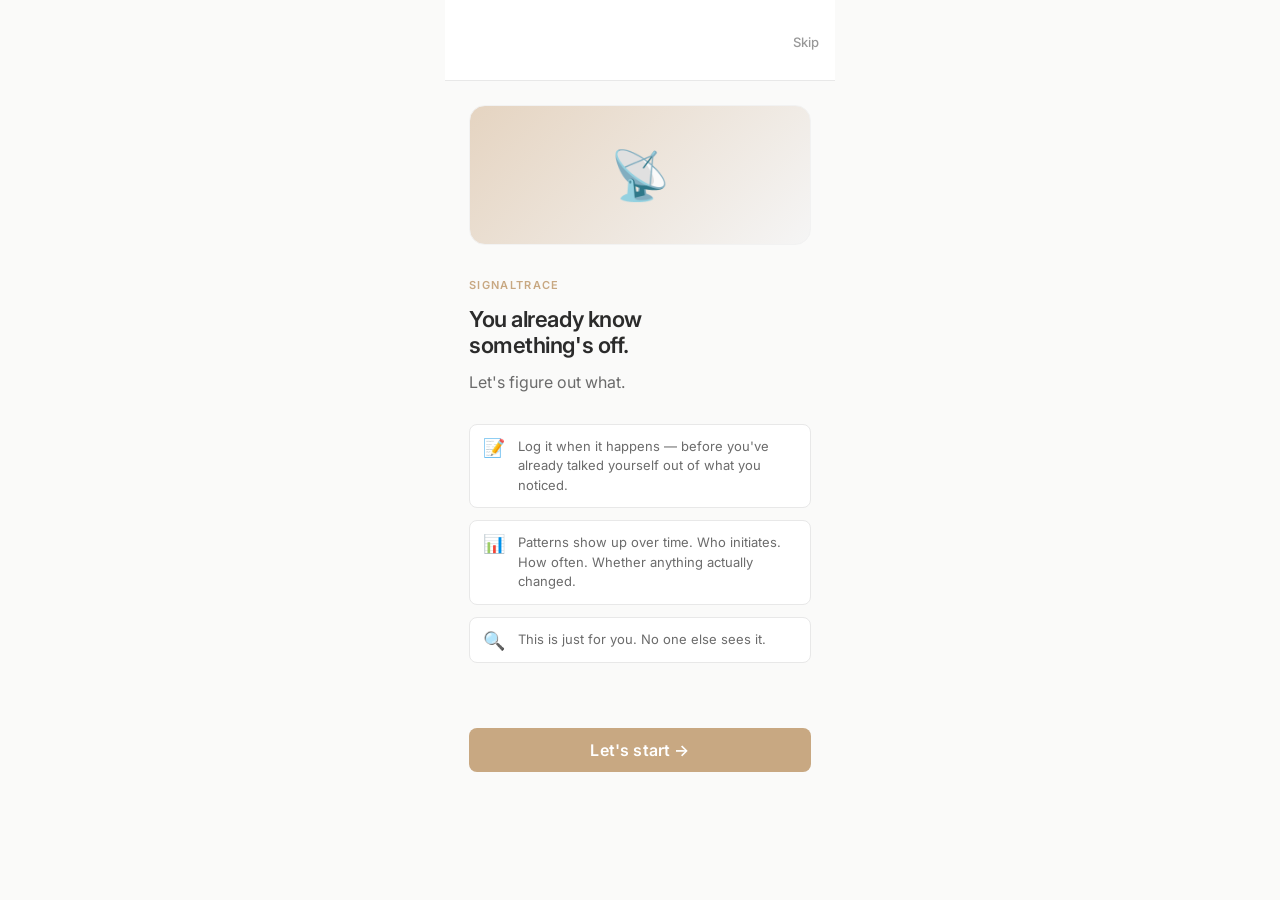
<file: index.html>
<!DOCTYPE html>
<html lang="en">
<head>
  <meta charset="UTF-8" />
  <meta http-equiv="refresh" content="0; url=app/index.html" />
  <title>SignalTrace</title>
  <style>body{margin:0;background:#0f0f13;}</style>
</head>
<body>
  <script>window.location.replace('app/index.html');</script>
</body>
</html>
</file>
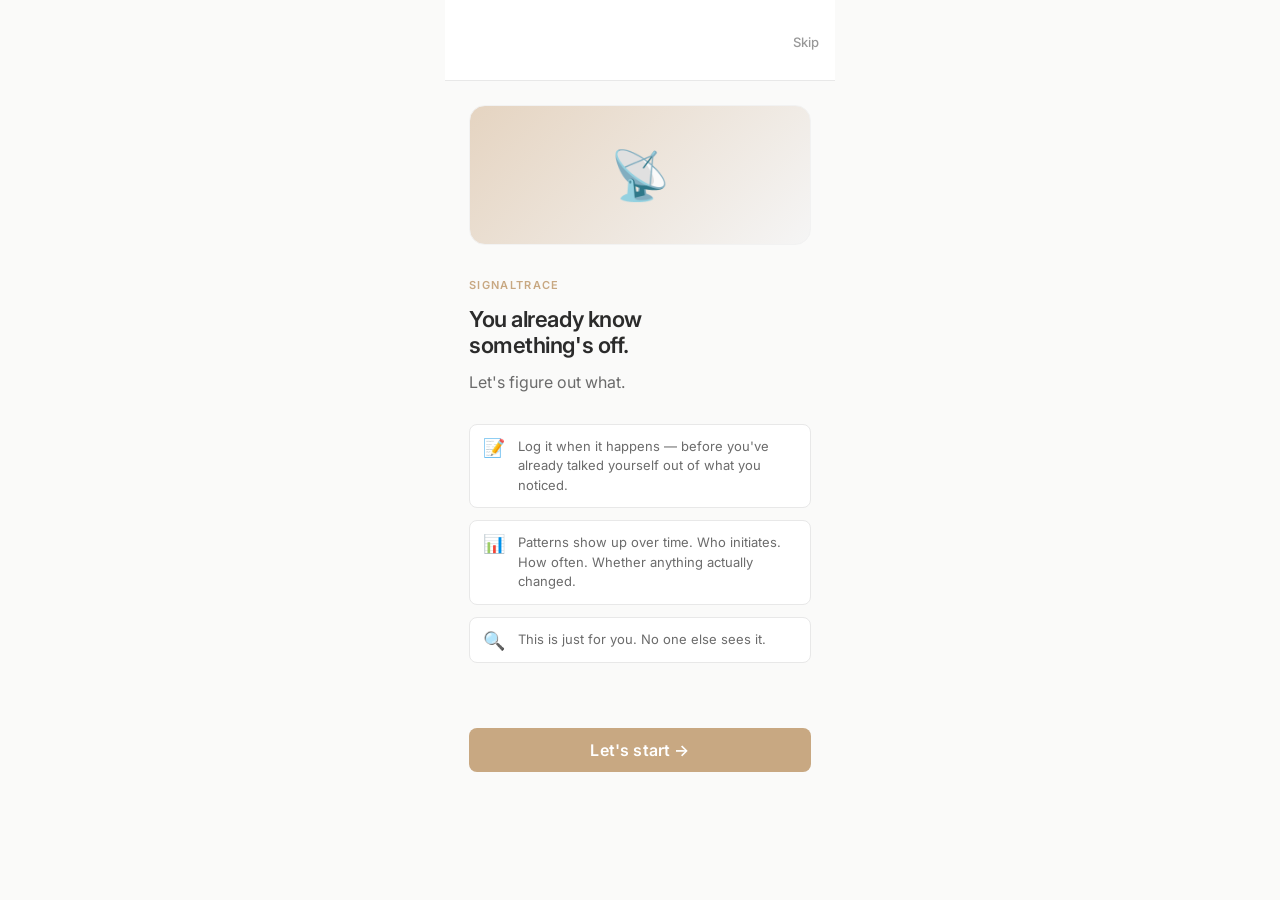
<file: app/index.html>
<!DOCTYPE html>
<html lang="en">
<head>
  <meta charset="UTF-8" />
  <meta name="viewport" content="width=device-width, initial-scale=1.0, viewport-fit=cover, interactive-widget=overlays-content" />
  <meta name="theme-color" content="#FAFAF9" />
  <meta name="apple-mobile-web-app-capable" content="yes" />
  <meta name="apple-mobile-web-app-status-bar-style" content="default" />
  <meta name="apple-mobile-web-app-title" content="SignalTrace" />
  <meta name="description" content="Turn messy dating signals into clear judgment." />

  <!-- PWA manifest -->
  <link rel="manifest" href="manifest.json" />

  <!-- App icon placeholders (swap with real assets) -->
  <link rel="apple-touch-icon" href="icons/icon-192.png" />
  <link rel="icon" type="image/png" href="icons/icon-192.png" />

  <title>SignalTrace</title>

  <!-- Google Fonts: Inter (body) + Instrument Serif (headings) with font-display: swap for FOUT prevention -->
  <link rel="preconnect" href="https://fonts.googleapis.com" />
  <link rel="preconnect" href="https://fonts.gstatic.com" crossorigin />
  <link href="https://fonts.googleapis.com/css2?family=Inter:opsz,wght@14..32,400;14..32,500;14..32,600;14..32,700&family=Instrument+Serif:ital@0;1&display=swap" rel="stylesheet" />

  <link rel="stylesheet" href="styles.css" />
</head>
<body>

  <!-- ─────────────────────────────────────────────
       ROOT CONTAINER
       All screens are injected / shown here.
  ────────────────────────────────────────────── -->
  <div id="app">

    <!-- ── SCREEN: Onboarding ─────────────────── -->
    <div class="screen" id="screen-onboarding" data-screen="onboarding" aria-hidden="true">
      <!-- Rendered by screens/onboarding.js -->
    </div>

    <!-- ── SCREEN: Dashboard (Home) ──────────── -->
    <div class="screen" id="screen-dashboard" data-screen="dashboard" aria-hidden="true">
      <!-- Rendered by screens/dashboard.js -->
    </div>

    <!-- ── SCREEN: Person Detail ─────────────── -->
    <div class="screen" id="screen-person" data-screen="person" aria-hidden="true">
      <!-- Rendered by screens/person.js -->
    </div>

    <!-- ── SCREEN: Log / Add Entry ───────────── -->
    <div class="screen" id="screen-log" data-screen="log" aria-hidden="true">
      <!-- Rendered by screens/log.js -->
    </div>

    <!-- ── SCREEN: Profile / About Me ────────── -->
    <div class="screen" id="screen-profile" data-screen="profile" aria-hidden="true">
      <!-- Rendered by screens/profile.js -->
    </div>

    <!-- ── SCREEN: Add / Edit Person ─────────── -->
    <div class="screen" id="screen-add-person" data-screen="add-person" aria-hidden="true">
      <!-- Rendered by screens/person.js (renderAddPerson / renderEditPerson) -->
    </div>

    <!-- ── SCREEN: Settings ──────────────────── -->
    <div class="screen" id="screen-settings" data-screen="settings" aria-hidden="true">
      <!-- Rendered by screens/settings.js -->
    </div>

    <!-- ── BOTTOM NAVIGATION ──────────────────── -->
    <nav id="bottom-nav" aria-label="Main navigation">

      <button
        class="nav-tab"
        data-nav="dashboard"
        aria-label="Home"
        aria-current="false"
        type="button"
      >
        <span class="nav-tab__pill">
          <!-- Home icon — filled when active -->
          <svg class="nav-icon nav-icon--outline" viewBox="0 0 24 24" fill="none" stroke="currentColor"
               stroke-width="1.8" stroke-linecap="round" stroke-linejoin="round"
               aria-hidden="true">
            <path d="M3 9.5L12 3l9 6.5V20a1 1 0 0 1-1 1H5a1 1 0 0 1-1-1V9.5z"/>
            <polyline points="9 21 9 13 15 13 15 21"/>
          </svg>
          <svg class="nav-icon nav-icon--filled" viewBox="0 0 24 24" fill="currentColor" stroke="none"
               aria-hidden="true">
            <path d="M12 2.1L2.5 9.4V21a1 1 0 0 0 1 1h6v-7h5v7h6a1 1 0 0 0 1-1V9.4L12 2.1z"/>
          </svg>
        </span>
        <span class="nav-label">Home</span>
      </button>

      <button
        class="nav-tab nav-tab--add"
        data-nav="add-person"
        aria-label="Add entry"
        type="button"
      >
        <span class="nav-tab__pill nav-tab__pill--add">
          <!-- Plus icon -->
          <svg class="nav-icon" viewBox="0 0 24 24" fill="none" stroke="currentColor"
               stroke-width="2.2" stroke-linecap="round" stroke-linejoin="round"
               aria-hidden="true">
            <line x1="12" y1="5" x2="12" y2="19"/>
            <line x1="5" y1="12" x2="19" y2="12"/>
          </svg>
        </span>
        <span class="nav-label">Add</span>
      </button>

      <button
        class="nav-tab"
        data-nav="profile"
        aria-label="Insights"
        aria-current="false"
        type="button"
      >
        <span class="nav-tab__pill">
          <!-- Signal / insights icon — outline -->
          <svg class="nav-icon nav-icon--outline" viewBox="0 0 24 24" fill="none" stroke="currentColor"
               stroke-width="1.8" stroke-linecap="round" stroke-linejoin="round"
               aria-hidden="true">
            <circle cx="12" cy="12" r="2"/>
            <path d="M6.3 6.3a8 8 0 0 0 0 11.4"/>
            <path d="M17.7 6.3a8 8 0 0 1 0 11.4"/>
          </svg>
          <!-- filled variant -->
          <svg class="nav-icon nav-icon--filled" viewBox="0 0 24 24" fill="none" stroke="currentColor"
               stroke-width="2.2" stroke-linecap="round" stroke-linejoin="round"
               aria-hidden="true">
            <circle cx="12" cy="12" r="2.5" fill="currentColor" stroke="none"/>
            <path d="M6.3 6.3a8 8 0 0 0 0 11.4"/>
            <path d="M17.7 6.3a8 8 0 0 1 0 11.4"/>
          </svg>
        </span>
        <span class="nav-label">Insights</span>
      </button>

      <button
        class="nav-tab"
        data-nav="settings"
        aria-label="Settings"
        aria-current="false"
        type="button"
      >
        <span class="nav-tab__pill">
          <!-- Settings gear icon — outline -->
          <svg class="nav-icon nav-icon--outline" viewBox="0 0 24 24" fill="none" stroke="currentColor"
               stroke-width="1.8" stroke-linecap="round" stroke-linejoin="round"
               aria-hidden="true">
            <circle cx="12" cy="12" r="3"/>
            <path d="M12 1v2M12 21v2M4.22 4.22l1.42 1.42M18.36 18.36l1.42 1.42M1 12h2M21 12h2M4.22 19.78l1.42-1.42M18.36 5.64l1.42-1.42"/>
          </svg>
          <!-- filled variant (slightly bolder) -->
          <svg class="nav-icon nav-icon--filled" viewBox="0 0 24 24" fill="none" stroke="currentColor"
               stroke-width="2.2" stroke-linecap="round" stroke-linejoin="round"
               aria-hidden="true">
            <circle cx="12" cy="12" r="3"/>
            <path d="M12 1v2M12 21v2M4.22 4.22l1.42 1.42M18.36 18.36l1.42 1.42M1 12h2M21 12h2M4.22 19.78l1.42-1.42M18.36 5.64l1.42-1.42"/>
          </svg>
        </span>
        <span class="nav-label">Settings</span>
      </button>

    </nav>

  </div><!-- /#app -->

  <!-- ─────────────────────────────────────────────
       SCRIPTS — load order matters:
       data layer → signal logic → screens → app
  ────────────────────────────────────────────── -->
  <script src="data.js"></script>
  <script src="photos.js"></script>
  <script src="signals.js"></script>
  <script src="voice.js"></script>
  <script src="screens/dashboard.js"></script>
  <script src="screens/person.js"></script>
  <script src="screens/log.js"></script>
  <script src="screens/profile.js"></script>
  <script src="screens/onboarding.js"></script>
  <script src="screens/settings.js"></script>
  <script src="app.js"></script>

  <!-- PWA: Register Service Worker -->
  <script>
    if ('serviceWorker' in navigator) {
      window.addEventListener('load', function() {
        navigator.serviceWorker.register('./sw.js')
          .then(function(reg) {
            console.log('[SignalTrace] SW registered, scope:', reg.scope);
          })
          .catch(function(err) {
            console.warn('[SignalTrace] SW registration failed:', err);
          });
      });
    }
  </script>

</body>
</html>
</file>
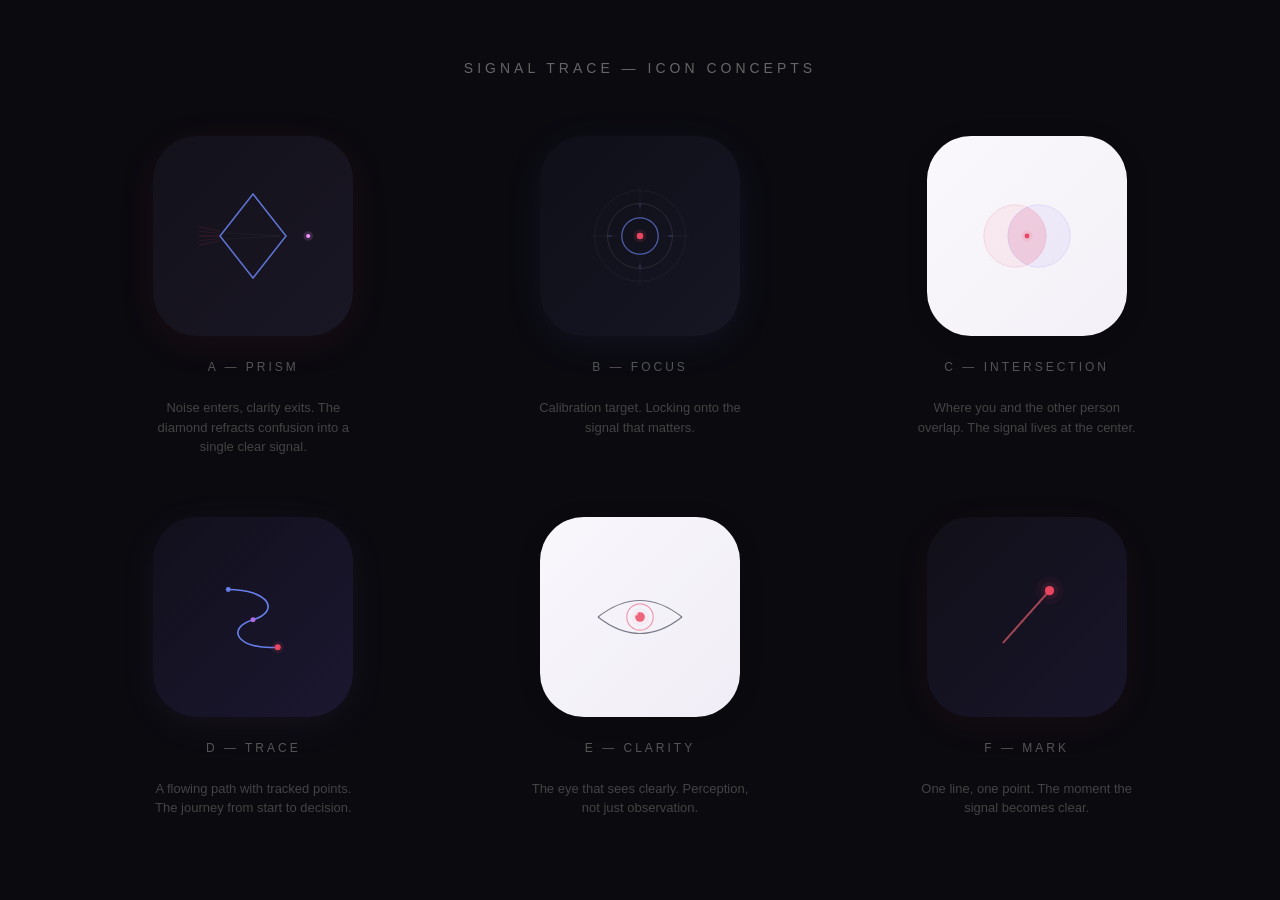
<file: logo-concepts.html>
<!DOCTYPE html>
<html lang="en">
<head>
<meta charset="UTF-8">
<meta name="viewport" content="width=device-width, initial-scale=1.0">
<title>Signal Trace — Logo Concepts</title>
<style>
  * { margin: 0; padding: 0; box-sizing: border-box; }
  body {
    background: #0a0a0f;
    color: #fff;
    font-family: -apple-system, 'SF Pro Display', 'Helvetica Neue', sans-serif;
    padding: 60px 40px;
    min-height: 100vh;
  }
  h1 {
    font-size: 14px;
    font-weight: 400;
    letter-spacing: 4px;
    text-transform: uppercase;
    color: #666;
    margin-bottom: 60px;
    text-align: center;
  }
  .grid {
    display: grid;
    grid-template-columns: repeat(3, 1fr);
    gap: 60px;
    max-width: 1100px;
    margin: 0 auto;
  }
  .concept {
    display: flex;
    flex-direction: column;
    align-items: center;
    gap: 24px;
  }
  .icon-wrap {
    width: 200px;
    height: 200px;
    border-radius: 44px;
    display: flex;
    align-items: center;
    justify-content: center;
    position: relative;
    overflow: hidden;
  }
  .label {
    font-size: 12px;
    letter-spacing: 3px;
    text-transform: uppercase;
    color: #555;
    text-align: center;
  }
  .desc {
    font-size: 13px;
    color: #444;
    text-align: center;
    line-height: 1.5;
    max-width: 220px;
  }

  /* === Concept A: Prism — confusion enters, clarity exits === */
  .icon-a {
    background: linear-gradient(135deg, #13111a 0%, #1a1725 100%);
    box-shadow: 0 8px 40px rgba(233,69,96,0.08);
  }
  .icon-a svg { width: 120px; height: 120px; }

  /* === Concept B: Focus Ring === */
  .icon-b {
    background: linear-gradient(135deg, #0f0f18 0%, #161624 100%);
    box-shadow: 0 8px 40px rgba(102,126,234,0.08);
  }
  .icon-b svg { width: 130px; height: 130px; }

  /* === Concept C: Intersection === */
  .icon-c {
    background: linear-gradient(135deg, #faf8fc 0%, #f3f0f7 100%);
    box-shadow: 0 4px 30px rgba(0,0,0,0.06);
  }
  .icon-c svg { width: 120px; height: 120px; }

  /* === Concept D: Cut Through === */
  .icon-d {
    background: linear-gradient(135deg, #12101c 0%, #1a1730 100%);
    box-shadow: 0 8px 40px rgba(240,147,251,0.06);
  }
  .icon-d svg { width: 110px; height: 110px; }

  /* === Concept E: Beacon === */
  .icon-e {
    background: linear-gradient(135deg, #f9f7fc 0%, #f0edf6 100%);
    box-shadow: 0 4px 30px rgba(0,0,0,0.06);
  }
  .icon-e svg { width: 120px; height: 120px; }

  /* === Concept F: Trace Mark === */
  .icon-f {
    background: linear-gradient(135deg, #111018 0%, #18152a 100%);
    box-shadow: 0 8px 40px rgba(233,69,96,0.06);
  }
  .icon-f svg { width: 115px; height: 115px; }
</style>
</head>
<body>

<h1>Signal Trace — Icon Concepts</h1>

<div class="grid">

  <!-- A: Prism/Diamond — noise enters, clarity exits -->
  <div class="concept">
    <div class="icon-wrap icon-a">
      <svg viewBox="0 0 200 200" fill="none" xmlns="http://www.w3.org/2000/svg">
        <!-- Diamond shape -->
        <path d="M100 30 L155 100 L100 170 L45 100 Z"
              fill="none" stroke="url(#gradA)" stroke-width="2.5" opacity="0.9"/>
        <!-- Scattered lines entering left -->
        <line x1="10" y1="85" x2="45" y2="92" stroke="#e94560" stroke-width="1.2" opacity="0.2"/>
        <line x1="10" y1="100" x2="45" y2="100" stroke="#e94560" stroke-width="1.2" opacity="0.25"/>
        <line x1="10" y1="115" x2="45" y2="108" stroke="#e94560" stroke-width="1.2" opacity="0.2"/>
        <line x1="10" y1="92" x2="45" y2="96" stroke="#e94560" stroke-width="1.2" opacity="0.15"/>
        <line x1="10" y1="108" x2="45" y2="104" stroke="#e94560" stroke-width="1.2" opacity="0.15"/>
        <!-- Single clear line exiting right -->
        <line x1="155" y1="100" x2="192" y2="100" stroke="url(#gradA2)" stroke-width="2.8" stroke-linecap="round"/>
        <!-- Bright dot at exit -->
        <circle cx="192" cy="100" r="3.5" fill="#f093fb"/>
        <circle cx="192" cy="100" r="8" fill="#f093fb" opacity="0.15"/>
        <!-- Inner refraction lines -->
        <line x1="55" y1="95" x2="145" y2="100" stroke="#fff" stroke-width="0.6" opacity="0.1"/>
        <line x1="55" y1="105" x2="145" y2="100" stroke="#fff" stroke-width="0.6" opacity="0.1"/>
        <defs>
          <linearGradient id="gradA" x1="0" y1="0" x2="200" y2="200">
            <stop offset="0%" stop-color="#667eea"/>
            <stop offset="100%" stop-color="#e94560"/>
          </linearGradient>
          <linearGradient id="gradA2" x1="155" y1="100" x2="195" y2="100">
            <stop offset="0%" stop-color="#e94560"/>
            <stop offset="100%" stop-color="#f093fb"/>
          </linearGradient>
        </defs>
      </svg>
    </div>
    <div class="label">A — Prism</div>
    <div class="desc">Noise enters, clarity exits. The diamond refracts confusion into a single clear signal.</div>
  </div>

  <!-- B: Focus Ring — concentric circles with pulse -->
  <div class="concept">
    <div class="icon-wrap icon-b">
      <svg viewBox="0 0 200 200" fill="none" xmlns="http://www.w3.org/2000/svg">
        <circle cx="100" cy="100" r="70" stroke="#fff" stroke-width="1.2" opacity="0.06"/>
        <circle cx="100" cy="100" r="50" stroke="#fff" stroke-width="1.5" opacity="0.1"/>
        <circle cx="100" cy="100" r="28" stroke="url(#gradB)" stroke-width="2" opacity="0.7"/>
        <!-- Center dot -->
        <circle cx="100" cy="100" r="5" fill="#e94560"/>
        <circle cx="100" cy="100" r="10" fill="#e94560" opacity="0.12"/>
        <!-- Crosshair lines — very subtle -->
        <line x1="100" y1="25" x2="100" y2="65" stroke="#fff" stroke-width="0.8" opacity="0.08"/>
        <line x1="100" y1="135" x2="100" y2="175" stroke="#fff" stroke-width="0.8" opacity="0.08"/>
        <line x1="25" y1="100" x2="65" y2="100" stroke="#fff" stroke-width="0.8" opacity="0.08"/>
        <line x1="135" y1="100" x2="175" y2="100" stroke="#fff" stroke-width="0.8" opacity="0.08"/>
        <!-- Small notch marks on the middle ring -->
        <line x1="100" y1="50" x2="100" y2="56" stroke="#667eea" stroke-width="1.5" opacity="0.4"/>
        <line x1="100" y1="144" x2="100" y2="150" stroke="#667eea" stroke-width="1.5" opacity="0.4"/>
        <line x1="50" y1="100" x2="56" y2="100" stroke="#667eea" stroke-width="1.5" opacity="0.4"/>
        <line x1="144" y1="100" x2="150" y2="100" stroke="#667eea" stroke-width="1.5" opacity="0.4"/>
        <defs>
          <linearGradient id="gradB" x1="70" y1="70" x2="130" y2="130">
            <stop offset="0%" stop-color="#667eea"/>
            <stop offset="100%" stop-color="#e94560"/>
          </linearGradient>
        </defs>
      </svg>
    </div>
    <div class="label">B — Focus</div>
    <div class="desc">Calibration target. Locking onto the signal that matters.</div>
  </div>

  <!-- C: Intersection — two soft circles with bright overlap -->
  <div class="concept">
    <div class="icon-wrap icon-c">
      <svg viewBox="0 0 200 200" fill="none" xmlns="http://www.w3.org/2000/svg">
        <circle cx="80" cy="100" r="52" fill="#e94560" opacity="0.07"/>
        <circle cx="120" cy="100" r="52" fill="#6c5ce7" opacity="0.07"/>
        <!-- Overlap highlight -->
        <clipPath id="clipL"><circle cx="80" cy="100" r="52"/></clipPath>
        <circle cx="120" cy="100" r="52" fill="#e94560" opacity="0.12" clip-path="url(#clipL)"/>
        <!-- Center point in overlap -->
        <circle cx="100" cy="100" r="4" fill="#e94560"/>
        <circle cx="100" cy="100" r="9" fill="#e94560" opacity="0.1"/>
        <!-- Borders -->
        <circle cx="80" cy="100" r="52" stroke="#e94560" stroke-width="1.2" opacity="0.2"/>
        <circle cx="120" cy="100" r="52" stroke="#6c5ce7" stroke-width="1.2" opacity="0.2"/>
      </svg>
    </div>
    <div class="label">C — Intersection</div>
    <div class="desc">Where you and the other person overlap. The signal lives at the center.</div>
  </div>

  <!-- D: Abstract S trace -->
  <div class="concept">
    <div class="icon-wrap icon-d">
      <svg viewBox="0 0 200 200" fill="none" xmlns="http://www.w3.org/2000/svg">
        <!-- Elegant flowing S-curve -->
        <path d="M 55 50 C 130 50, 150 90, 100 105 C 50 120, 70 160, 145 155"
              stroke="url(#gradD)" stroke-width="3" stroke-linecap="round" fill="none"/>
        <!-- Three precise dots -->
        <circle cx="55" cy="50" r="4.5" fill="#667eea"/>
        <circle cx="100" cy="105" r="4.5" fill="#b06ce7"/>
        <circle cx="145" cy="155" r="5.5" fill="#e94560"/>
        <circle cx="145" cy="155" r="11" fill="#e94560" opacity="0.1"/>
        <defs>
          <linearGradient id="gradD" x1="55" y1="50" x2="145" y2="155">
            <stop offset="0%" stop-color="#667eea"/>
            <stop offset="50%" stop-color="#b06ce7"/>
            <stop offset="100%" stop-color="#e94560"/>
          </linearGradient>
        </defs>
      </svg>
    </div>
    <div class="label">D — Trace</div>
    <div class="desc">A flowing path with tracked points. The journey from start to decision.</div>
  </div>

  <!-- E: Minimal eye / lens -->
  <div class="concept">
    <div class="icon-wrap icon-e">
      <svg viewBox="0 0 200 200" fill="none" xmlns="http://www.w3.org/2000/svg">
        <!-- Eye shape from two arcs -->
        <path d="M 30 100 Q 100 45 170 100" stroke="#2d2d3f" stroke-width="2" fill="none" opacity="0.6"/>
        <path d="M 30 100 Q 100 155 170 100" stroke="#2d2d3f" stroke-width="2" fill="none" opacity="0.6"/>
        <!-- Iris -->
        <circle cx="100" cy="100" r="22" fill="none" stroke="#e94560" stroke-width="2" opacity="0.5"/>
        <!-- Pupil -->
        <circle cx="100" cy="100" r="8" fill="#e94560" opacity="0.8"/>
        <!-- Subtle inner glow -->
        <circle cx="100" cy="100" r="15" fill="#e94560" opacity="0.04"/>
        <!-- Light catch -->
        <circle cx="94" cy="95" r="2.5" fill="#fff" opacity="0.6"/>
      </svg>
    </div>
    <div class="label">E — Clarity</div>
    <div class="desc">The eye that sees clearly. Perception, not just observation.</div>
  </div>

  <!-- F: Minimal mark — slash + dot -->
  <div class="concept">
    <div class="icon-wrap icon-f">
      <svg viewBox="0 0 200 200" fill="none" xmlns="http://www.w3.org/2000/svg">
        <!-- Single decisive diagonal stroke -->
        <line x1="60" y1="145" x2="140" y2="55" stroke="url(#gradF)" stroke-width="3.5" stroke-linecap="round"/>
        <!-- Signal dot near the end — the "found it" moment -->
        <circle cx="140" cy="55" r="8" fill="#e94560"/>
        <circle cx="140" cy="55" r="15" fill="#e94560" opacity="0.08"/>
        <circle cx="140" cy="55" r="24" fill="#e94560" opacity="0.04"/>
        <!-- Small tick marks along the line — like a ruler / trace -->
        <line x1="78" y1="124" x2="83" y2="127" stroke="#fff" stroke-width="1" opacity="0.15"/>
        <line x1="92" y1="108" x2="97" y2="111" stroke="#fff" stroke-width="1" opacity="0.15"/>
        <line x1="106" y1="92" x2="111" y2="95" stroke="#fff" stroke-width="1" opacity="0.15"/>
        <line x1="120" y1="76" x2="125" y2="79" stroke="#fff" stroke-width="1" opacity="0.15"/>
        <defs>
          <linearGradient id="gradF" x1="60" y1="145" x2="140" y2="55">
            <stop offset="0%" stop-color="#444"/>
            <stop offset="100%" stop-color="#e94560"/>
          </linearGradient>
        </defs>
      </svg>
    </div>
    <div class="label">F — Mark</div>
    <div class="desc">One line, one point. The moment the signal becomes clear.</div>
  </div>

</div>

</body>
</html>
</file>
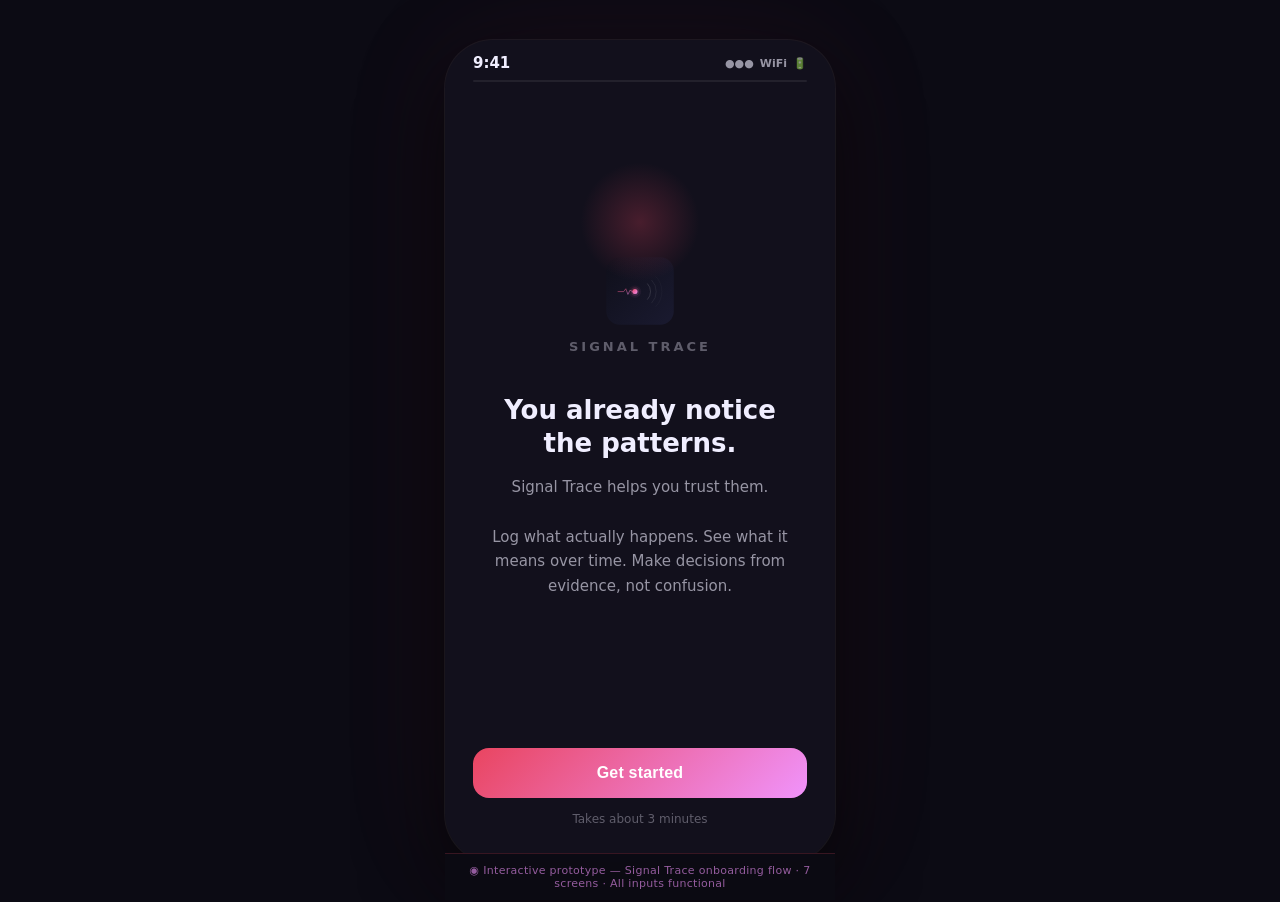
<file: onboarding-flow.html>
<!DOCTYPE html>
<html lang="en">
<head>
  <meta charset="UTF-8">
  <meta name="viewport" content="width=device-width, initial-scale=1.0">
  <title>Signal Trace — Onboarding Flow Prototype</title>
  <style>
    *, *::before, *::after { box-sizing: border-box; margin: 0; padding: 0; }

    :root {
      --bg:          #12101c;
      --surface:     #1c1a2e;
      --surface2:    #231f38;
      --border:      rgba(255,255,255,0.07);
      --border-mid:  rgba(255,255,255,0.12);
      --accent:      #e94560;
      --accent2:     #f093fb;
      --grad:        linear-gradient(135deg, #e94560 0%, #f093fb 100%);
      --grad-soft:   linear-gradient(135deg, rgba(233,69,96,0.15) 0%, rgba(240,147,251,0.15) 100%);
      --text:        #f0eeff;
      --text-mid:    rgba(240,238,255,0.6);
      --text-dim:    rgba(240,238,255,0.35);
      --green:       #4ade80;
      --amber:       #fbbf24;
      --radius:      16px;
      --radius-sm:   10px;
      --radius-chip: 24px;
    }

    body {
      background: #0c0b14;
      font-family: -apple-system, BlinkMacSystemFont, 'SF Pro Display', 'Segoe UI', system-ui, sans-serif;
      display: flex;
      justify-content: center;
      align-items: flex-start;
      min-height: 100vh;
      padding: 40px 20px;
    }

    /* ── Phone frame ── */
    .device {
      width: 390px;
      min-width: 390px;
      background: var(--bg);
      border-radius: 48px;
      overflow: hidden;
      box-shadow:
        0 0 0 1px rgba(255,255,255,0.06),
        0 32px 80px rgba(0,0,0,0.7),
        0 0 120px rgba(233,69,96,0.08);
      position: relative;
    }

    /* Status bar */
    .status-bar {
      display: flex;
      justify-content: space-between;
      align-items: center;
      padding: 14px 28px 8px;
      font-size: 12px;
      font-weight: 600;
      color: var(--text-mid);
    }
    .status-bar .time { font-size: 15px; font-weight: 700; color: var(--text); }
    .status-icons { display: flex; gap: 6px; align-items: center; }
    .status-icons span { font-size: 11px; }

    /* Progress bar */
    .progress-bar {
      height: 2px;
      background: var(--border);
      margin: 0 28px;
      border-radius: 2px;
      overflow: hidden;
    }
    .progress-fill {
      height: 100%;
      background: var(--grad);
      border-radius: 2px;
      transition: width 0.4s ease;
    }

    /* Screen container */
    .screens {
      position: relative;
      overflow: hidden;
      height: 780px;
    }

    .screen {
      position: absolute;
      top: 0; left: 0;
      width: 100%;
      height: 100%;
      padding: 24px 28px 32px;
      display: flex;
      flex-direction: column;
      transform: translateX(100%);
      transition: transform 0.38s cubic-bezier(0.4, 0, 0.2, 1);
      overflow-y: auto;
    }

    .screen.active  { transform: translateX(0); }
    .screen.leaving { transform: translateX(-100%); }

    /* ── Nav header ── */
    .nav-header {
      display: flex;
      align-items: center;
      justify-content: space-between;
      margin-bottom: 32px;
      min-height: 36px;
    }

    .btn-back {
      background: none;
      border: none;
      cursor: pointer;
      color: var(--text-mid);
      display: flex;
      align-items: center;
      gap: 4px;
      font-size: 14px;
      padding: 4px 0;
      transition: color 0.2s;
    }
    .btn-back:hover { color: var(--text); }
    .btn-back svg { width: 18px; height: 18px; }

    .step-label {
      font-size: 12px;
      color: var(--text-dim);
      letter-spacing: 0.5px;
    }

    /* ── Typography ── */
    .screen-label {
      font-size: 11px;
      font-weight: 600;
      letter-spacing: 1.5px;
      text-transform: uppercase;
      color: var(--accent);
      margin-bottom: 12px;
    }

    h1 {
      font-size: 28px;
      font-weight: 700;
      line-height: 1.2;
      color: var(--text);
      margin-bottom: 14px;
    }

    h2 {
      font-size: 22px;
      font-weight: 700;
      line-height: 1.25;
      color: var(--text);
      margin-bottom: 12px;
    }

    p {
      font-size: 15px;
      line-height: 1.65;
      color: var(--text-mid);
    }

    p + p { margin-top: 10px; }

    /* ── Logo ── */
    .logo-wrap {
      display: flex;
      flex-direction: column;
      align-items: center;
      margin-bottom: 40px;
    }

    .logo-icon {
      width: 72px;
      height: 72px;
      margin-bottom: 12px;
    }

    .logo-name {
      font-size: 13px;
      font-weight: 600;
      letter-spacing: 3px;
      text-transform: uppercase;
      color: var(--text-dim);
    }

    /* ── Buttons ── */
    .btn-primary {
      display: block;
      width: 100%;
      padding: 16px;
      border-radius: var(--radius);
      background: var(--grad);
      color: #fff;
      font-size: 16px;
      font-weight: 600;
      border: none;
      cursor: pointer;
      letter-spacing: 0.2px;
      transition: opacity 0.2s, transform 0.15s;
      text-align: center;
    }
    .btn-primary:hover  { opacity: 0.9; }
    .btn-primary:active { transform: scale(0.98); }

    .btn-ghost {
      display: block;
      width: 100%;
      padding: 14px;
      border-radius: var(--radius);
      background: var(--border);
      color: var(--text-mid);
      font-size: 15px;
      font-weight: 500;
      border: 1px solid var(--border-mid);
      cursor: pointer;
      transition: background 0.2s, color 0.2s;
      text-align: center;
      margin-top: 10px;
    }
    .btn-ghost:hover { background: var(--surface2); color: var(--text); }

    .link-btn {
      background: none;
      border: none;
      color: var(--text-dim);
      font-size: 13px;
      cursor: pointer;
      text-align: center;
      display: block;
      width: 100%;
      padding: 12px;
      transition: color 0.2s;
    }
    .link-btn:hover { color: var(--text-mid); }

    /* ── Spacers ── */
    .spacer { flex: 1; }
    .mt-8  { margin-top: 8px; }
    .mt-12 { margin-top: 12px; }
    .mt-16 { margin-top: 16px; }
    .mt-20 { margin-top: 20px; }
    .mt-24 { margin-top: 24px; }
    .mt-28 { margin-top: 28px; }
    .mt-32 { margin-top: 32px; }

    /* ── How it works steps ── */
    .steps-list { display: flex; flex-direction: column; gap: 16px; }

    .step-item {
      display: flex;
      gap: 16px;
      align-items: flex-start;
    }

    .step-num {
      width: 32px;
      height: 32px;
      min-width: 32px;
      border-radius: 50%;
      background: var(--grad);
      display: flex;
      align-items: center;
      justify-content: center;
      font-size: 13px;
      font-weight: 700;
      color: #fff;
      margin-top: 2px;
    }

    .step-text h3 {
      font-size: 15px;
      font-weight: 600;
      color: var(--text);
      margin-bottom: 4px;
    }

    .step-text p {
      font-size: 14px;
      line-height: 1.55;
      color: var(--text-mid);
    }

    /* ── Divider ── */
    .divider {
      height: 1px;
      background: var(--border);
      margin: 20px 0;
    }

    /* ── Form elements ── */
    .field-label {
      font-size: 12px;
      font-weight: 600;
      letter-spacing: 0.8px;
      text-transform: uppercase;
      color: var(--text-dim);
      margin-bottom: 8px;
      display: block;
    }

    .text-input {
      width: 100%;
      background: var(--surface);
      border: 1px solid var(--border-mid);
      border-radius: var(--radius-sm);
      padding: 13px 16px;
      font-size: 16px;
      color: var(--text);
      font-family: inherit;
      transition: border-color 0.2s;
      outline: none;
    }
    .text-input::placeholder { color: var(--text-dim); }
    .text-input:focus { border-color: rgba(233,69,96,0.5); }

    textarea.text-input {
      resize: none;
      height: 88px;
      line-height: 1.5;
    }

    /* ── Chip selectors ── */
    .chip-group {
      display: flex;
      flex-wrap: wrap;
      gap: 8px;
    }

    .chip {
      padding: 8px 14px;
      border-radius: var(--radius-chip);
      border: 1px solid var(--border-mid);
      background: var(--surface);
      color: var(--text-mid);
      font-size: 13px;
      font-weight: 500;
      cursor: pointer;
      transition: all 0.18s;
      user-select: none;
    }

    .chip:hover { border-color: rgba(233,69,96,0.4); color: var(--text); }

    .chip.selected {
      background: var(--grad-soft);
      border-color: var(--accent);
      color: var(--text);
    }

    /* ── Read indicator ── */
    .read-group {
      display: grid;
      grid-template-columns: 1fr 1fr;
      gap: 8px;
    }

    .read-chip {
      padding: 11px 12px;
      border-radius: var(--radius-sm);
      border: 1px solid var(--border-mid);
      background: var(--surface);
      font-size: 13px;
      font-weight: 500;
      cursor: pointer;
      text-align: center;
      transition: all 0.18s;
      color: var(--text-mid);
    }

    .read-chip .icon { display: block; font-size: 16px; margin-bottom: 4px; }

    .read-chip.selected.positive  { background: rgba(74,222,128,0.12); border-color: #4ade80; color: #4ade80; }
    .read-chip.selected.neutral   { background: rgba(251,191,36,0.12);  border-color: #fbbf24; color: #fbbf24; }
    .read-chip.selected.mixed     { background: rgba(251,146,60,0.12);  border-color: #fb923c; color: #fb923c; }
    .read-chip.selected.concerning { background: rgba(239,68,68,0.12); border-color: #ef4444; color: #ef4444; }

    /* ── Exit criteria ── */
    .criteria-template {
      padding: 13px 16px;
      border-radius: var(--radius-sm);
      border: 1px solid var(--border-mid);
      background: var(--surface);
      cursor: pointer;
      transition: all 0.18s;
      display: flex;
      align-items: flex-start;
      gap: 12px;
    }

    .criteria-template:hover { border-color: rgba(233,69,96,0.3); }

    .criteria-template.selected {
      background: var(--grad-soft);
      border-color: var(--accent);
    }

    .criteria-check {
      width: 20px;
      height: 20px;
      min-width: 20px;
      border-radius: 50%;
      border: 1.5px solid var(--border-mid);
      display: flex;
      align-items: center;
      justify-content: center;
      margin-top: 1px;
      transition: all 0.18s;
    }

    .criteria-template.selected .criteria-check {
      background: var(--grad);
      border-color: transparent;
    }

    .criteria-check svg { width: 11px; height: 11px; opacity: 0; transition: opacity 0.18s; }
    .criteria-template.selected .criteria-check svg { opacity: 1; }

    .criteria-text { font-size: 14px; color: var(--text-mid); line-height: 1.5; }
    .criteria-template.selected .criteria-text { color: var(--text); }

    .criteria-text em {
      font-style: normal;
      color: var(--accent);
      font-weight: 600;
    }

    /* ── Summary card ── */
    .summary-card {
      background: var(--surface);
      border: 1px solid var(--border-mid);
      border-radius: var(--radius);
      padding: 18px;
      margin-bottom: 20px;
    }

    .card-header {
      display: flex;
      align-items: center;
      justify-content: space-between;
      margin-bottom: 14px;
    }

    .card-name {
      font-size: 17px;
      font-weight: 700;
      color: var(--text);
    }

    .status-badge {
      font-size: 11px;
      font-weight: 600;
      letter-spacing: 0.5px;
      padding: 4px 10px;
      border-radius: 20px;
      background: rgba(233,69,96,0.15);
      color: var(--accent);
      border: 1px solid rgba(233,69,96,0.25);
    }

    .card-meta {
      font-size: 12px;
      color: var(--text-dim);
      margin-bottom: 14px;
    }

    .card-section {
      margin-bottom: 12px;
    }

    .card-section-label {
      font-size: 11px;
      font-weight: 600;
      letter-spacing: 0.8px;
      text-transform: uppercase;
      color: var(--text-dim);
      margin-bottom: 5px;
    }

    .card-section-value {
      font-size: 13px;
      color: var(--text-mid);
      line-height: 1.5;
    }

    .card-divider {
      height: 1px;
      background: var(--border);
      margin: 12px 0;
    }

    .exit-criteria-mini {
      display: flex;
      flex-direction: column;
      gap: 6px;
    }

    .exit-item {
      display: flex;
      align-items: center;
      gap: 8px;
      font-size: 12px;
      color: var(--text-mid);
    }

    .exit-dot {
      width: 6px;
      height: 6px;
      min-width: 6px;
      border-radius: 50%;
      background: var(--text-dim);
    }

    /* ── Confirmation items ── */
    .confirm-list {
      display: flex;
      flex-direction: column;
      gap: 10px;
      margin-bottom: 24px;
    }

    .confirm-item {
      display: flex;
      align-items: center;
      gap: 12px;
    }

    .confirm-icon {
      width: 28px;
      height: 28px;
      min-width: 28px;
      border-radius: 50%;
      background: rgba(74,222,128,0.15);
      border: 1px solid rgba(74,222,128,0.3);
      display: flex;
      align-items: center;
      justify-content: center;
    }

    .confirm-icon svg { width: 13px; height: 13px; color: #4ade80; }

    .confirm-text {
      font-size: 14px;
      color: var(--text-mid);
    }

    .confirm-text strong { color: var(--text); font-weight: 600; }

    /* ── What-this-is list ── */
    .contrast-list {
      display: flex;
      flex-direction: column;
      gap: 12px;
    }

    .contrast-row {
      display: flex;
      align-items: flex-start;
      gap: 12px;
    }

    .contrast-icon {
      width: 22px;
      height: 22px;
      min-width: 22px;
      border-radius: 50%;
      display: flex;
      align-items: center;
      justify-content: center;
      font-size: 11px;
      margin-top: 1px;
    }

    .contrast-icon.no  { background: rgba(239,68,68,0.12); }
    .contrast-icon.yes { background: rgba(74,222,128,0.12); }

    .contrast-content { flex: 1; }
    .contrast-title {
      font-size: 14px;
      font-weight: 600;
      color: var(--text);
      margin-bottom: 2px;
    }
    .contrast-sub {
      font-size: 13px;
      color: var(--text-mid);
      line-height: 1.5;
    }

    /* ── Welcome screen special ── */
    .welcome-tagline {
      font-size: 26px;
      font-weight: 700;
      line-height: 1.25;
      color: var(--text);
      text-align: center;
      margin-bottom: 16px;
    }

    .welcome-sub {
      font-size: 15px;
      line-height: 1.65;
      color: var(--text-mid);
      text-align: center;
    }

    /* Gradient text */
    .grad-text {
      background: var(--grad);
      -webkit-background-clip: text;
      -webkit-text-fill-color: transparent;
      background-clip: text;
    }

    /* ── Annotation bar (prototype note) ── */
    .annotation {
      position: fixed;
      bottom: 0;
      left: 50%;
      transform: translateX(-50%);
      width: 390px;
      background: rgba(12,11,20,0.95);
      border-top: 1px solid rgba(233,69,96,0.2);
      padding: 10px 20px;
      font-size: 11px;
      color: rgba(240,147,251,0.6);
      text-align: center;
      letter-spacing: 0.3px;
      backdrop-filter: blur(10px);
    }

    /* ── Scrollbar ── */
    .screen::-webkit-scrollbar { width: 0; }

    /* ── Subtle glow accent on welcome ── */
    .glow-dot {
      width: 120px;
      height: 120px;
      border-radius: 50%;
      background: radial-gradient(circle, rgba(233,69,96,0.25) 0%, transparent 70%);
      position: absolute;
      top: 80px;
      left: 50%;
      transform: translateX(-50%);
      pointer-events: none;
    }

    /* ── Field group ── */
    .field-group { margin-bottom: 20px; }

    /* ── Insight pill ── */
    .insight-pill {
      display: inline-flex;
      align-items: center;
      gap: 6px;
      padding: 6px 12px;
      border-radius: 20px;
      background: rgba(240,147,251,0.1);
      border: 1px solid rgba(240,147,251,0.2);
      font-size: 12px;
      color: var(--accent2);
      margin-bottom: 20px;
    }

    .insight-dot {
      width: 5px;
      height: 5px;
      border-radius: 50%;
      background: var(--accent2);
    }

  </style>
</head>
<body>

<div class="device">
  <!-- Status bar -->
  <div class="status-bar">
    <span class="time">9:41</span>
    <div class="status-icons">
      <span>●●●</span>
      <span>WiFi</span>
      <span>🔋</span>
    </div>
  </div>

  <!-- Progress bar -->
  <div class="progress-bar">
    <div class="progress-fill" id="progressFill" style="width: 0%"></div>
  </div>

  <!-- Screens -->
  <div class="screens">

    <!-- ═══════════════════════════════════════════
         SCREEN 0 — WELCOME
    ═══════════════════════════════════════════ -->
    <div class="screen active" id="screen-0">
      <div class="glow-dot"></div>
      <div class="spacer"></div>

      <div class="logo-wrap">
        <svg class="logo-icon" viewBox="0 0 512 512" xmlns="http://www.w3.org/2000/svg">
          <defs>
            <linearGradient id="bg" x1="0%" y1="0%" x2="100%" y2="100%">
              <stop offset="0%" style="stop-color:#0f0f1a"/>
              <stop offset="100%" style="stop-color:#1a1a30"/>
            </linearGradient>
            <linearGradient id="acc" x1="0%" y1="0%" x2="100%" y2="100%">
              <stop offset="0%" style="stop-color:#e94560"/>
              <stop offset="100%" style="stop-color:#f093fb"/>
            </linearGradient>
          </defs>
          <rect x="16" y="16" width="480" height="480" rx="96" ry="96" fill="url(#bg)"/>
          <path d="M 310 205 A 80 80 0 0 1 310 315" fill="none" stroke="#ffffff" stroke-width="6" stroke-linecap="round" opacity="0.15"/>
          <path d="M 340 180 A 115 115 0 0 1 340 340" fill="none" stroke="#ffffff" stroke-width="5" stroke-linecap="round" opacity="0.09"/>
          <path d="M 370 155 A 150 150 0 0 1 370 365" fill="none" stroke="#ffffff" stroke-width="4" stroke-linecap="round" opacity="0.05"/>
          <circle cx="220" cy="260" r="18" fill="url(#acc)"/>
          <circle cx="220" cy="260" r="30" fill="url(#acc)" opacity="0.15"/>
          <circle cx="220" cy="260" r="44" fill="url(#acc)" opacity="0.06"/>
          <path d="M 100 260 L 140 260 L 155 240 L 170 280 L 185 250 L 202 260"
                fill="none" stroke="url(#acc)" stroke-width="5"
                stroke-linecap="round" stroke-linejoin="round" opacity="0.7"/>
        </svg>
        <span class="logo-name">Signal Trace</span>
      </div>

      <div class="welcome-tagline">
        You already notice<br>the patterns.
      </div>

      <p class="welcome-sub">
        Signal Trace helps you trust them.
        <br><br>
        Log what actually happens. See what it means over time. Make decisions from evidence, not confusion.
      </p>

      <div class="spacer"></div>

      <button class="btn-primary" onclick="goTo(1)">Get started</button>
      <p style="text-align:center; font-size:12px; color:var(--text-dim); margin-top:12px;">
        Takes about 3 minutes
      </p>
    </div>


    <!-- ═══════════════════════════════════════════
         SCREEN 1 — WHAT THIS IS (NOT)
    ═══════════════════════════════════════════ -->
    <div class="screen" id="screen-1">
      <div class="nav-header">
        <button class="btn-back" onclick="goBack()">
          <svg viewBox="0 0 24 24" fill="none" stroke="currentColor" stroke-width="2" stroke-linecap="round"><polyline points="15 18 9 12 15 6"/></svg>
          Back
        </button>
        <span class="step-label">1 of 6</span>
      </div>

      <div class="screen-label">What this is</div>
      <h1>Not a feelings journal.</h1>

      <p>
        Signal Trace is a <strong style="color:var(--text)">behavioral tracking system</strong>. It records what he actually does — not what you hope or fear — and surfaces patterns over time.
      </p>

      <div class="divider mt-24" style="margin-bottom:24px"></div>

      <div class="contrast-list">
        <div class="contrast-row">
          <div class="contrast-icon no">❌</div>
          <div class="contrast-content">
            <div class="contrast-title">Not a diary for venting</div>
            <div class="contrast-sub">You don't write how you feel. You log what happened — his words, his actions, the timeline.</div>
          </div>
        </div>
        <div class="contrast-row">
          <div class="contrast-icon no">❌</div>
          <div class="contrast-content">
            <div class="contrast-title">Not advice</div>
            <div class="contrast-sub">Signal Trace doesn't tell you what to do. It gives you a clearer view of what you're actually dealing with.</div>
          </div>
        </div>
        <div class="contrast-row">
          <div class="contrast-icon no">❌</div>
          <div class="contrast-content">
            <div class="contrast-title">Not hope management</div>
            <div class="contrast-sub">It won't validate what you want to believe. It tracks what the evidence actually shows.</div>
          </div>
        </div>
        <div class="contrast-row">
          <div class="contrast-icon yes">✓</div>
          <div class="contrast-content">
            <div class="contrast-title" style="color:var(--green)">Pattern recognition, on your terms</div>
            <div class="contrast-sub">You log facts. The system spots patterns. You make the call.</div>
          </div>
        </div>
      </div>

      <div class="spacer"></div>
      <button class="btn-primary" onclick="goTo(2)">That's what I need →</button>
    </div>


    <!-- ═══════════════════════════════════════════
         SCREEN 2 — HOW IT WORKS
    ═══════════════════════════════════════════ -->
    <div class="screen" id="screen-2">
      <div class="nav-header">
        <button class="btn-back" onclick="goBack()">
          <svg viewBox="0 0 24 24" fill="none" stroke="currentColor" stroke-width="2" stroke-linecap="round"><polyline points="15 18 9 12 15 6"/></svg>
          Back
        </button>
        <span class="step-label">2 of 6</span>
      </div>

      <div class="screen-label">How it works</div>
      <h1>Three steps. Ongoing clarity.</h1>

      <p>Signal Trace runs quietly in the background of your dating decisions. Here's the loop:</p>

      <div class="steps-list mt-24">
        <div class="step-item">
          <div class="step-num">1</div>
          <div class="step-text">
            <h3>You log what actually happened</h3>
            <p>His exact words. What he did or didn't do. When. No editorializing — just the facts as you observed them.</p>
          </div>
        </div>

        <div class="step-item">
          <div class="step-num">2</div>
          <div class="step-text">
            <h3>AI reads patterns across time</h3>
            <p>Does his behavior match what he says? Is follow-through consistent? Are signals contradicting each other? The system surfaces what individual moments can miss.</p>
          </div>
        </div>

        <div class="step-item">
          <div class="step-num">3</div>
          <div class="step-text">
            <h3>You decide from a clearer position</h3>
            <p>With an evidence trail instead of impressions, your decisions get sharper — and harder to second-guess later.</p>
          </div>
        </div>
      </div>

      <div class="divider mt-24" style="margin-bottom:16px"></div>

      <p style="font-size:13px; color:var(--text-dim);">
        💡 Signal Trace also lets you set <strong style="color:var(--text-mid)">exit criteria in advance</strong> — conditions you define before emotions cloud the picture.
      </p>

      <div class="spacer"></div>
      <button class="btn-primary" onclick="goTo(3)">Set it up →</button>
    </div>


    <!-- ═══════════════════════════════════════════
         SCREEN 3 — ADD YOUR FIRST PERSON
    ═══════════════════════════════════════════ -->
    <div class="screen" id="screen-3">
      <div class="nav-header">
        <button class="btn-back" onclick="goBack()">
          <svg viewBox="0 0 24 24" fill="none" stroke="currentColor" stroke-width="2" stroke-linecap="round"><polyline points="15 18 9 12 15 6"/></svg>
          Back
        </button>
        <span class="step-label">3 of 6</span>
      </div>

      <div class="screen-label">First person</div>
      <h2>Who are you thinking about right now?</h2>
      <p style="margin-bottom:24px">A first name or nickname is enough. This stays on your device.</p>

      <div class="field-group">
        <label class="field-label">Name or nickname</label>
        <input class="text-input" type="text" id="personName" placeholder="e.g. Marcus, Hinge guy, The architect" oninput="updateNameInUI()">
      </div>

      <div class="field-group">
        <label class="field-label">Where you met</label>
        <div class="chip-group" id="platformChips">
          <div class="chip" onclick="selectChip(this, 'platform')">Hinge</div>
          <div class="chip" onclick="selectChip(this, 'platform')">Bumble</div>
          <div class="chip" onclick="selectChip(this, 'platform')">Tinder</div>
          <div class="chip" onclick="selectChip(this, 'platform')">In person</div>
          <div class="chip" onclick="selectChip(this, 'platform')">Through friends</div>
          <div class="chip" onclick="selectChip(this, 'platform')">Other</div>
        </div>
      </div>

      <div class="field-group">
        <label class="field-label">How long has this been going on?</label>
        <div class="chip-group" id="durationChips">
          <div class="chip" onclick="selectChip(this, 'duration')">This week</div>
          <div class="chip" onclick="selectChip(this, 'duration')">2–3 weeks</div>
          <div class="chip" onclick="selectChip(this, 'duration')">About a month</div>
          <div class="chip" onclick="selectChip(this, 'duration')">1–3 months</div>
          <div class="chip" onclick="selectChip(this, 'duration')">Longer</div>
        </div>
      </div>

      <div class="field-group">
        <label class="field-label">Where things stand</label>
        <div class="chip-group" id="stageChips">
          <div class="chip" onclick="selectChip(this, 'stage')">Just texting / matched</div>
          <div class="chip" onclick="selectChip(this, 'stage')">One date in</div>
          <div class="chip" onclick="selectChip(this, 'stage')">Multiple dates</div>
          <div class="chip" onclick="selectChip(this, 'stage')">At a crossroads</div>
          <div class="chip" onclick="selectChip(this, 'stage')">Observing / paused</div>
        </div>
      </div>

      <div class="spacer"></div>
      <button class="btn-primary" id="addPersonBtn" onclick="goTo(4)" style="opacity:0.5">
        Add <span id="btnNameDisplay">this person</span> →
      </button>
    </div>


    <!-- ═══════════════════════════════════════════
         SCREEN 4 — FIRST INTERACTION LOG
    ═══════════════════════════════════════════ -->
    <div class="screen" id="screen-4">
      <div class="nav-header">
        <button class="btn-back" onclick="goBack()">
          <svg viewBox="0 0 24 24" fill="none" stroke="currentColor" stroke-width="2" stroke-linecap="round"><polyline points="15 18 9 12 15 6"/></svg>
          Back
        </button>
        <span class="step-label">4 of 6</span>
      </div>

      <div class="screen-label">First log</div>
      <h2>What's the most recent thing that happened?</h2>
      <p style="margin-bottom:20px">Log the latest interaction with <strong style="color:var(--text)" id="logPersonName">this person</strong>. Stick to what actually occurred.</p>

      <div class="field-group">
        <label class="field-label">What type of interaction?</label>
        <div class="chip-group" id="interactionChips">
          <div class="chip" onclick="selectChip(this, 'interaction')">He reached out</div>
          <div class="chip" onclick="selectChip(this, 'interaction')">You reached out</div>
          <div class="chip" onclick="selectChip(this, 'interaction')">We went on a date</div>
          <div class="chip" onclick="selectChip(this, 'interaction')">He went quiet</div>
          <div class="chip" onclick="selectChip(this, 'interaction')">He made plans</div>
          <div class="chip" onclick="selectChip(this, 'interaction')">He cancelled / rescheduled</div>
          <div class="chip" onclick="selectChip(this, 'interaction')">Something else</div>
        </div>
      </div>

      <div class="field-group">
        <label class="field-label">What specifically happened?</label>
        <textarea class="text-input" id="interactionDetail" placeholder="e.g. He texted out of nowhere after 4 days of silence. Said he'd been busy. No mention of plans."></textarea>
        <p style="font-size:11px; color:var(--text-dim); margin-top:6px;">Exact words if you remember them. Actions if not. Avoid interpreting — just describe.</p>
      </div>

      <div class="field-group">
        <label class="field-label">When did this happen?</label>
        <div class="chip-group" id="whenChips">
          <div class="chip" onclick="selectChip(this, 'when')">Today</div>
          <div class="chip" onclick="selectChip(this, 'when')">Yesterday</div>
          <div class="chip" onclick="selectChip(this, 'when')">This week</div>
          <div class="chip" onclick="selectChip(this, 'when')">Last week</div>
        </div>
      </div>

      <div class="field-group">
        <label class="field-label">Your initial read</label>
        <div class="read-group">
          <div class="read-chip positive" onclick="selectRead(this, 'positive')">
            <span class="icon">↑</span> Positive
          </div>
          <div class="read-chip neutral" onclick="selectRead(this, 'neutral')">
            <span class="icon">→</span> Neutral
          </div>
          <div class="read-chip mixed" onclick="selectRead(this, 'mixed')">
            <span class="icon">⇅</span> Mixed
          </div>
          <div class="read-chip concerning" onclick="selectRead(this, 'concerning')">
            <span class="icon">↓</span> Concerning
          </div>
        </div>
        <p style="font-size:11px; color:var(--text-dim); margin-top:8px;">Your gut read, not a verdict. Signal Trace will cross-reference this with the pattern over time.</p>
      </div>

      <div class="spacer"></div>
      <button class="btn-primary" onclick="goTo(5)">Log it →</button>
    </div>


    <!-- ═══════════════════════════════════════════
         SCREEN 5 — EXIT CRITERIA (PRE-MORTEM)
    ═══════════════════════════════════════════ -->
    <div class="screen" id="screen-5">
      <div class="nav-header">
        <button class="btn-back" onclick="goBack()">
          <svg viewBox="0 0 24 24" fill="none" stroke="currentColor" stroke-width="2" stroke-linecap="round"><polyline points="15 18 9 12 15 6"/></svg>
          Back
        </button>
        <span class="step-label">5 of 6</span>
      </div>

      <div class="screen-label">Exit criteria</div>
      <h2>Before you invest more.</h2>

      <p>
        Set your exit signals <em style="font-style:normal;font-weight:600;color:var(--text)">now</em>, while you're thinking clearly.
      </p>

      <p class="mt-8" style="font-size:14px; color:var(--text-dim);">
        If any of these happen, Signal Trace will flag it. This is you, from today, reminding yourself.
      </p>

      <div class="divider mt-20" style="margin-bottom:20px"></div>

      <div style="display:flex; flex-direction:column; gap:10px; margin-bottom:20px">
        <div class="criteria-template" id="criteria-0" onclick="toggleCriteria(0)">
          <div class="criteria-check">
            <svg viewBox="0 0 24 24" fill="none" stroke="white" stroke-width="3" stroke-linecap="round"><polyline points="20 6 9 17 4 12"/></svg>
          </div>
          <div class="criteria-text">
            Doesn't suggest a <em>concrete plan</em> within <em>5 days</em> after our next interaction
          </div>
        </div>

        <div class="criteria-template" id="criteria-1" onclick="toggleCriteria(1)">
          <div class="criteria-check">
            <svg viewBox="0 0 24 24" fill="none" stroke="white" stroke-width="3" stroke-linecap="round"><polyline points="20 6 9 17 4 12"/></svg>
          </div>
          <div class="criteria-text">
            Cancels or reschedules <em>more than twice</em>
          </div>
        </div>

        <div class="criteria-template" id="criteria-2" onclick="toggleCriteria(2)">
          <div class="criteria-check">
            <svg viewBox="0 0 24 24" fill="none" stroke="white" stroke-width="3" stroke-linecap="round"><polyline points="20 6 9 17 4 12"/></svg>
          </div>
          <div class="criteria-text">
            Words and actions stay <em>inconsistent</em> after 3 more interactions
          </div>
        </div>
      </div>

      <div class="field-group">
        <label class="field-label">Or write your own</label>
        <input class="text-input" type="text" id="customCriteria" placeholder="If he ___">
      </div>

      <p style="font-size:12px; color:var(--text-dim); line-height:1.6;">
        You can change these later, but any changes will be recorded. This prevents standards drift from going unnoticed.
      </p>

      <div class="spacer"></div>
      <button class="btn-primary" onclick="goTo(6)">Set this →</button>
      <button class="link-btn" onclick="goTo(6)">Skip for now</button>
    </div>


    <!-- ═══════════════════════════════════════════
         SCREEN 6 — YOU'RE SET UP
    ═══════════════════════════════════════════ -->
    <div class="screen" id="screen-6">
      <div class="nav-header">
        <div></div>
        <span class="step-label">Done</span>
      </div>

      <div class="insight-pill">
        <div class="insight-dot"></div>
        Tracking active
      </div>

      <h2>You're set up.</h2>
      <p style="margin-bottom:20px">Signal Trace is now watching for patterns. Here's what was just created:</p>

      <div class="confirm-list">
        <div class="confirm-item">
          <div class="confirm-icon">
            <svg viewBox="0 0 24 24" fill="none" stroke="currentColor" stroke-width="2.5" stroke-linecap="round"><polyline points="20 6 9 17 4 12"/></svg>
          </div>
          <div class="confirm-text">
            Person added — <strong id="summaryName">your person</strong>
          </div>
        </div>
        <div class="confirm-item">
          <div class="confirm-icon">
            <svg viewBox="0 0 24 24" fill="none" stroke="currentColor" stroke-width="2.5" stroke-linecap="round"><polyline points="20 6 9 17 4 12"/></svg>
          </div>
          <div class="confirm-text">
            <strong>First interaction logged</strong> — timeline started
          </div>
        </div>
        <div class="confirm-item" id="criteriaConfirmItem">
          <div class="confirm-icon">
            <svg viewBox="0 0 24 24" fill="none" stroke="currentColor" stroke-width="2.5" stroke-linecap="round"><polyline points="20 6 9 17 4 12"/></svg>
          </div>
          <div class="confirm-text">
            <strong>Exit criteria set</strong> — Signal Trace will alert you if met
          </div>
        </div>
      </div>

      <!-- Preview card -->
      <div class="summary-card">
        <div class="card-header">
          <div class="card-name" id="cardName">—</div>
          <div class="status-badge">Observing</div>
        </div>
        <div class="card-meta" id="cardMeta">Hinge · added today</div>

        <div class="card-section">
          <div class="card-section-label">Latest log</div>
          <div class="card-section-value" id="cardLog">—</div>
        </div>

        <div class="card-divider"></div>

        <div class="card-section">
          <div class="card-section-label">Exit criteria</div>
          <div class="exit-criteria-mini" id="exitCriteriaMini">
            <div class="exit-item">
              <div class="exit-dot"></div>
              <span>Not set yet</span>
            </div>
          </div>
        </div>

        <div class="card-divider"></div>

        <div class="card-section">
          <div class="card-section-label">Pattern watch</div>
          <div class="card-section-value" style="color:var(--text-dim); font-style:italic; font-size:12px;">
            Waiting for more data. Log 2–3 more interactions to surface patterns.
          </div>
        </div>
      </div>

      <p style="font-size:13px; color:var(--text-dim); line-height:1.65;">
        Each log you add sharpens the picture. The more consistent you are, the more reliable Signal Trace's reads will be.
      </p>

      <div class="spacer"></div>
      <button class="btn-primary" onclick="goToDashboard()">Open my dashboard →</button>
    </div>

  </div>
</div>

<!-- Prototype annotation -->
<div class="annotation">
  ◉ Interactive prototype — Signal Trace onboarding flow · 7 screens · All inputs functional
</div>


<script>
  // ── State ──
  const state = {
    current: 0,
    history: [0],
    data: {
      name: '',
      platform: '',
      duration: '',
      stage: '',
      interaction: '',
      interactionDetail: '',
      when: '',
      read: '',
      criteria: []
    }
  };

  const TOTAL_SCREENS = 7;

  // ── Navigation ──
  function goTo(n) {
    // Validate required field on screen 3
    if (state.current === 3) {
      const name = document.getElementById('personName').value.trim();
      if (!name) {
        document.getElementById('personName').focus();
        document.getElementById('personName').style.borderColor = 'rgba(233,69,96,0.8)';
        return;
      }
      state.data.name = name;
    }

    const from = document.getElementById('screen-' + state.current);
    const to   = document.getElementById('screen-' + n);

    from.classList.remove('active');
    from.classList.add('leaving');
    to.classList.add('active');

    setTimeout(() => from.classList.remove('leaving'), 400);

    state.history.push(n);
    state.current = n;

    updateProgress();
    if (n === 4) refreshScreen4();
    if (n === 6) refreshScreen6();
  }

  function goBack() {
    if (state.history.length <= 1) return;
    state.history.pop();
    const prev = state.history[state.history.length - 1];

    const from = document.getElementById('screen-' + state.current);
    const to   = document.getElementById('screen-' + prev);

    // Reverse animation
    to.style.transform = 'translateX(-100%)';
    from.classList.remove('active');
    to.classList.add('active');

    requestAnimationFrame(() => {
      requestAnimationFrame(() => {
        to.style.transform = '';
        from.style.transform = 'translateX(100%)';
      });
    });

    setTimeout(() => {
      from.style.transform = '';
    }, 400);

    state.current = prev;
    updateProgress();
  }

  function updateProgress() {
    const pct = (state.current / (TOTAL_SCREENS - 1)) * 100;
    document.getElementById('progressFill').style.width = pct + '%';
  }

  // ── Chip selectors ──
  function selectChip(el, group) {
    const container = el.closest('.chip-group');
    container.querySelectorAll('.chip').forEach(c => c.classList.remove('selected'));
    el.classList.add('selected');
    state.data[group] = el.textContent.trim();

    if (group === 'platform' || group === 'stage') {
      checkScreen3Ready();
    }
  }

  function selectRead(el, type) {
    document.querySelectorAll('.read-chip').forEach(c => c.classList.remove('selected'));
    el.classList.add('selected');
    state.data.read = type;
  }

  // ── Screen 3 readiness ──
  function checkScreen3Ready() {
    const name = document.getElementById('personName').value.trim();
    const btn  = document.getElementById('addPersonBtn');
    btn.style.opacity = name ? '1' : '0.5';
  }

  function updateNameInUI() {
    const name = document.getElementById('personName').value.trim();
    state.data.name = name;
    document.getElementById('personName').style.borderColor = '';
    const display = name || 'this person';
    document.getElementById('btnNameDisplay').textContent = display;
    checkScreen3Ready();
  }

  // ── Screen 4 ──
  function refreshScreen4() {
    const name = state.data.name || 'this person';
    document.getElementById('logPersonName').textContent = name;
  }

  // ── Exit criteria ──
  const criteriaSelected = [false, false, false];
  const criteriaText = [
    "Doesn't suggest a concrete plan within 5 days",
    "Cancels or reschedules more than twice",
    "Words and actions stay inconsistent after 3 interactions"
  ];

  function toggleCriteria(i) {
    criteriaSelected[i] = !criteriaSelected[i];
    const el = document.getElementById('criteria-' + i);
    if (criteriaSelected[i]) {
      el.classList.add('selected');
    } else {
      el.classList.remove('selected');
    }
    state.data.criteria = criteriaText.filter((_, idx) => criteriaSelected[idx]);
  }

  // ── Screen 6 ──
  function refreshScreen6() {
    const name = state.data.name || 'your person';
    document.getElementById('summaryName').textContent = name;
    document.getElementById('cardName').textContent = name;

    const platform = state.data.platform || 'Unknown';
    document.getElementById('cardMeta').textContent = platform + ' · added today';

    // Log
    const interaction = state.data.interaction || '';
    const detail = document.getElementById('interactionDetail').value.trim();
    const logText = detail
      ? (detail.length > 70 ? detail.substring(0, 70) + '…' : detail)
      : (interaction || 'Interaction logged');
    document.getElementById('cardLog').textContent = logText || '—';

    // Criteria
    const selected = criteriaText.filter((_, idx) => criteriaSelected[idx]);
    const custom = document.getElementById('customCriteria').value.trim();
    if (custom) selected.push(custom);

    const mini = document.getElementById('exitCriteriaMini');
    const confirmItem = document.getElementById('criteriaConfirmItem');

    if (selected.length === 0) {
      mini.innerHTML = '<div class="exit-item"><div class="exit-dot" style="background:var(--text-dim)"></div><span style="color:var(--text-dim)">Not set</span></div>';
      confirmItem.style.opacity = '0.35';
    } else {
      mini.innerHTML = selected.map(s =>
        `<div class="exit-item"><div class="exit-dot"></div><span>${s}</span></div>`
      ).join('');
      confirmItem.style.opacity = '1';
    }
  }

  function goToDashboard() {
    // In prototype: show a flash message
    const btn = document.querySelector('#screen-6 .btn-primary');
    btn.textContent = '✓ Dashboard loading…';
    btn.style.opacity = '0.7';
    setTimeout(() => {
      btn.textContent = '← Back to start (prototype)';
      btn.style.opacity = '1';
      btn.onclick = resetPrototype;
    }, 1200);
  }

  function resetPrototype() {
    // Reset to screen 0
    document.querySelectorAll('.screen').forEach(s => {
      s.classList.remove('active', 'leaving');
      s.style.transform = '';
    });
    document.getElementById('screen-0').classList.add('active');
    state.current = 0;
    state.history = [0];
    updateProgress();
    // Reset form
    document.getElementById('personName').value = '';
    document.getElementById('btnNameDisplay').textContent = 'this person';
    document.getElementById('addPersonBtn').style.opacity = '0.5';
    document.querySelectorAll('.chip').forEach(c => c.classList.remove('selected'));
    document.querySelectorAll('.read-chip').forEach(c => c.classList.remove('selected'));
    document.querySelectorAll('.criteria-template').forEach(c => c.classList.remove('selected'));
    document.getElementById('interactionDetail').value = '';
    document.getElementById('customCriteria').value = '';
    criteriaSelected.fill(false);
    state.data = { name:'', platform:'', duration:'', stage:'', interaction:'', interactionDetail:'', when:'', read:'', criteria:[] };

    const btn = document.querySelector('#screen-6 .btn-primary');
    btn.textContent = 'Open my dashboard →';
    btn.onclick = goToDashboard;
    btn.style.opacity = '1';
  }

  // Init
  updateProgress();
</script>

</body>
</html>
</file>
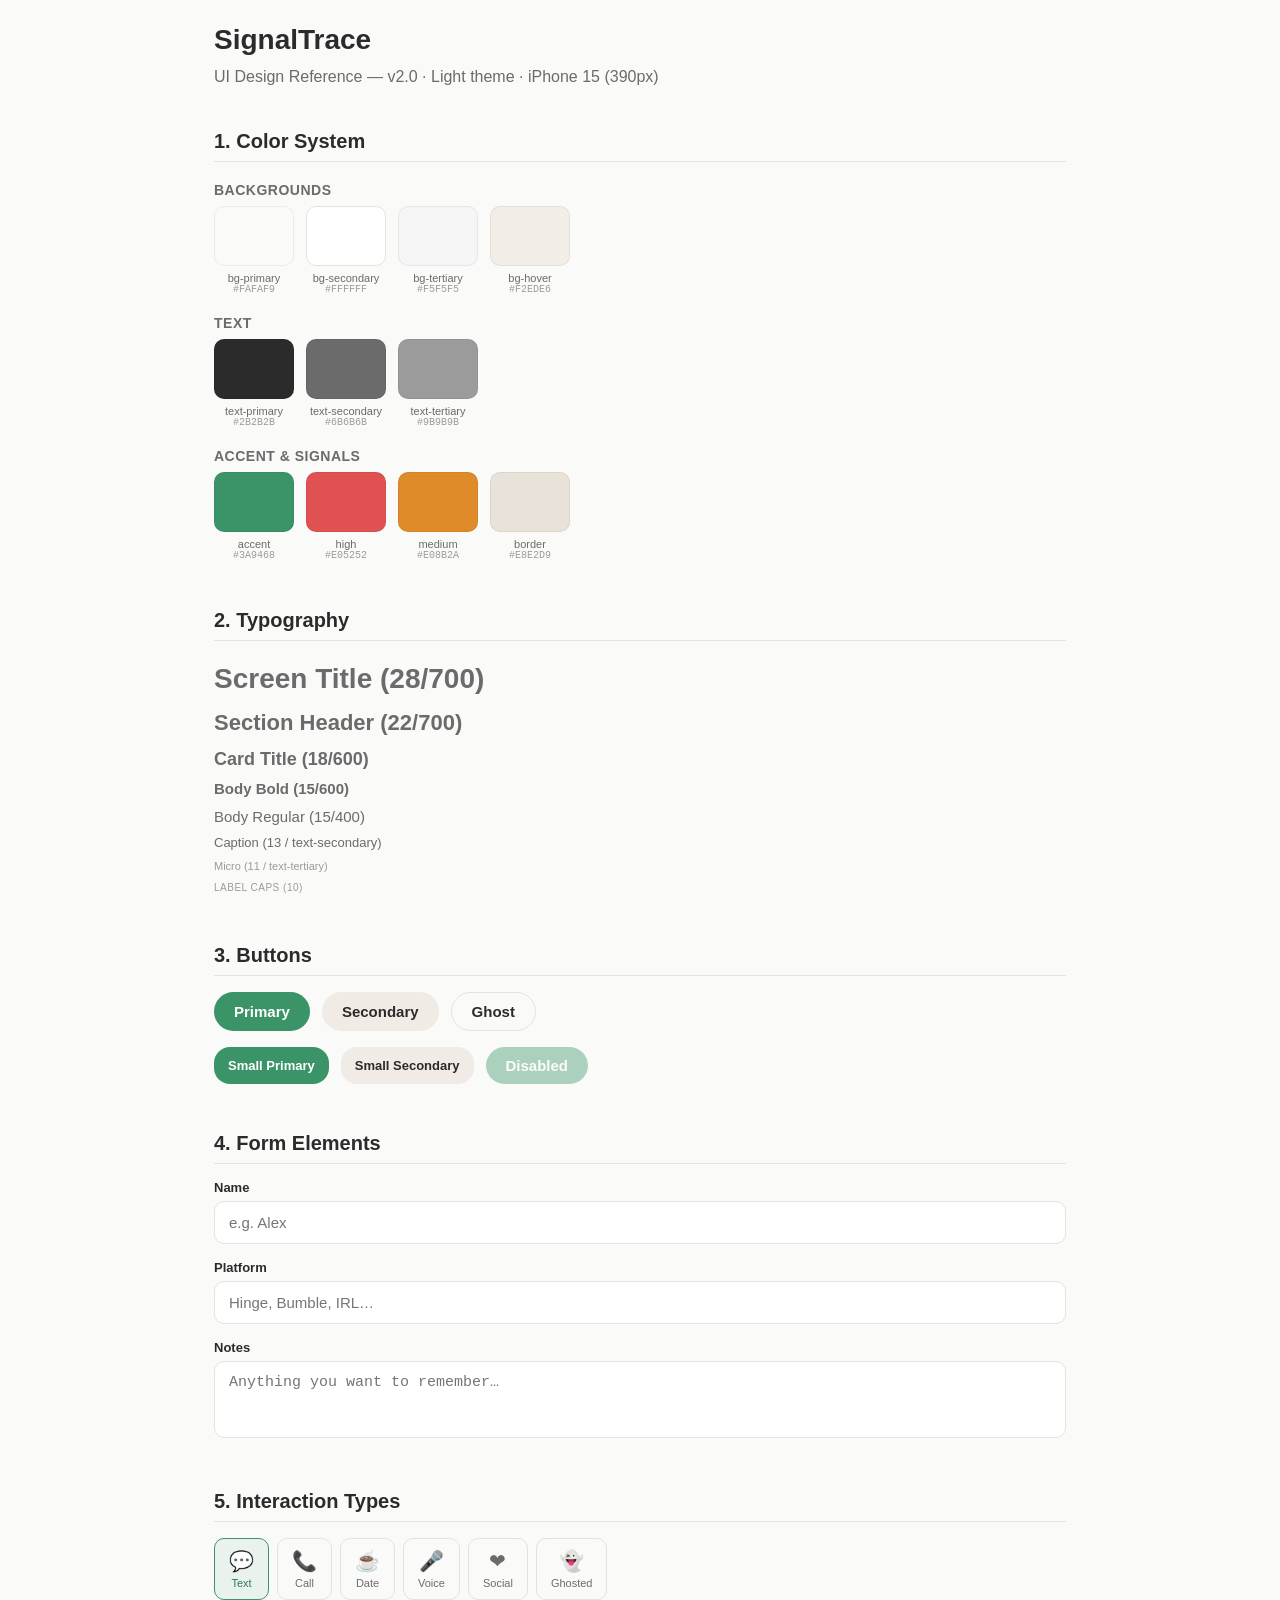
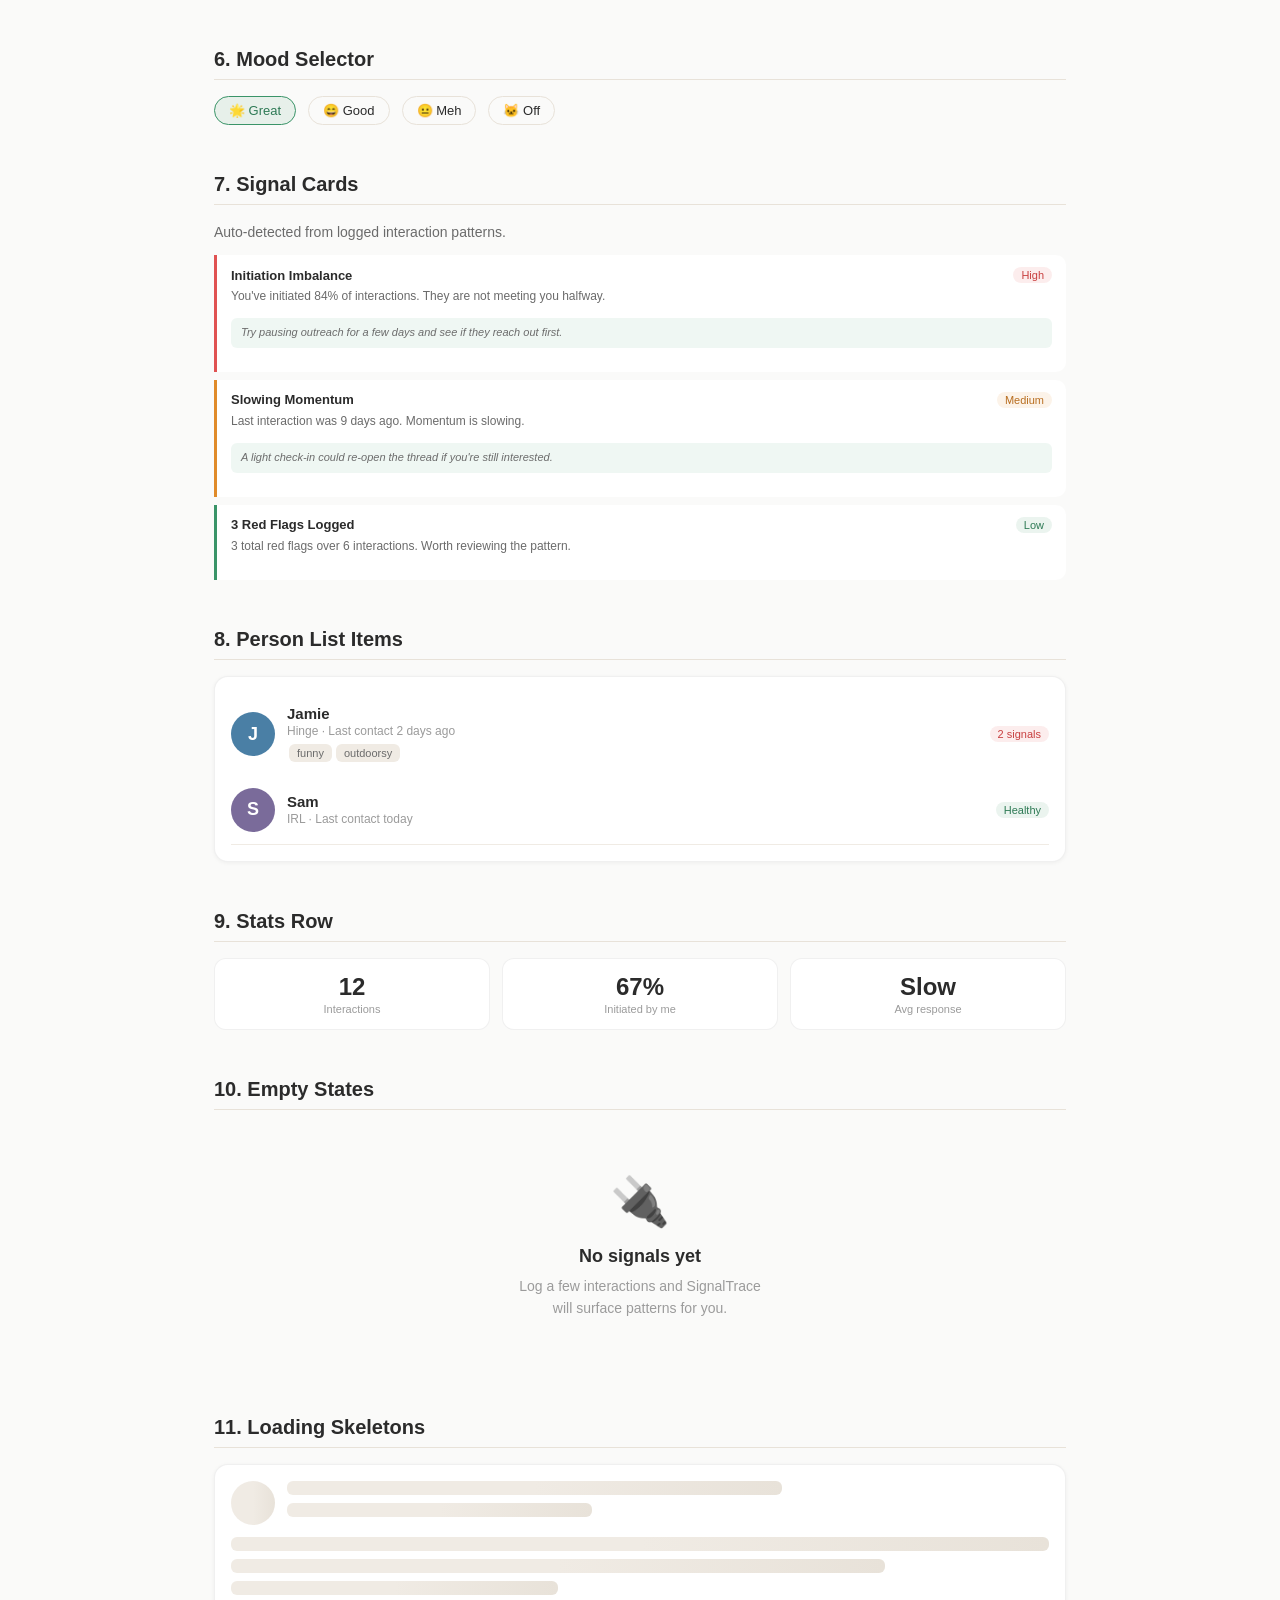
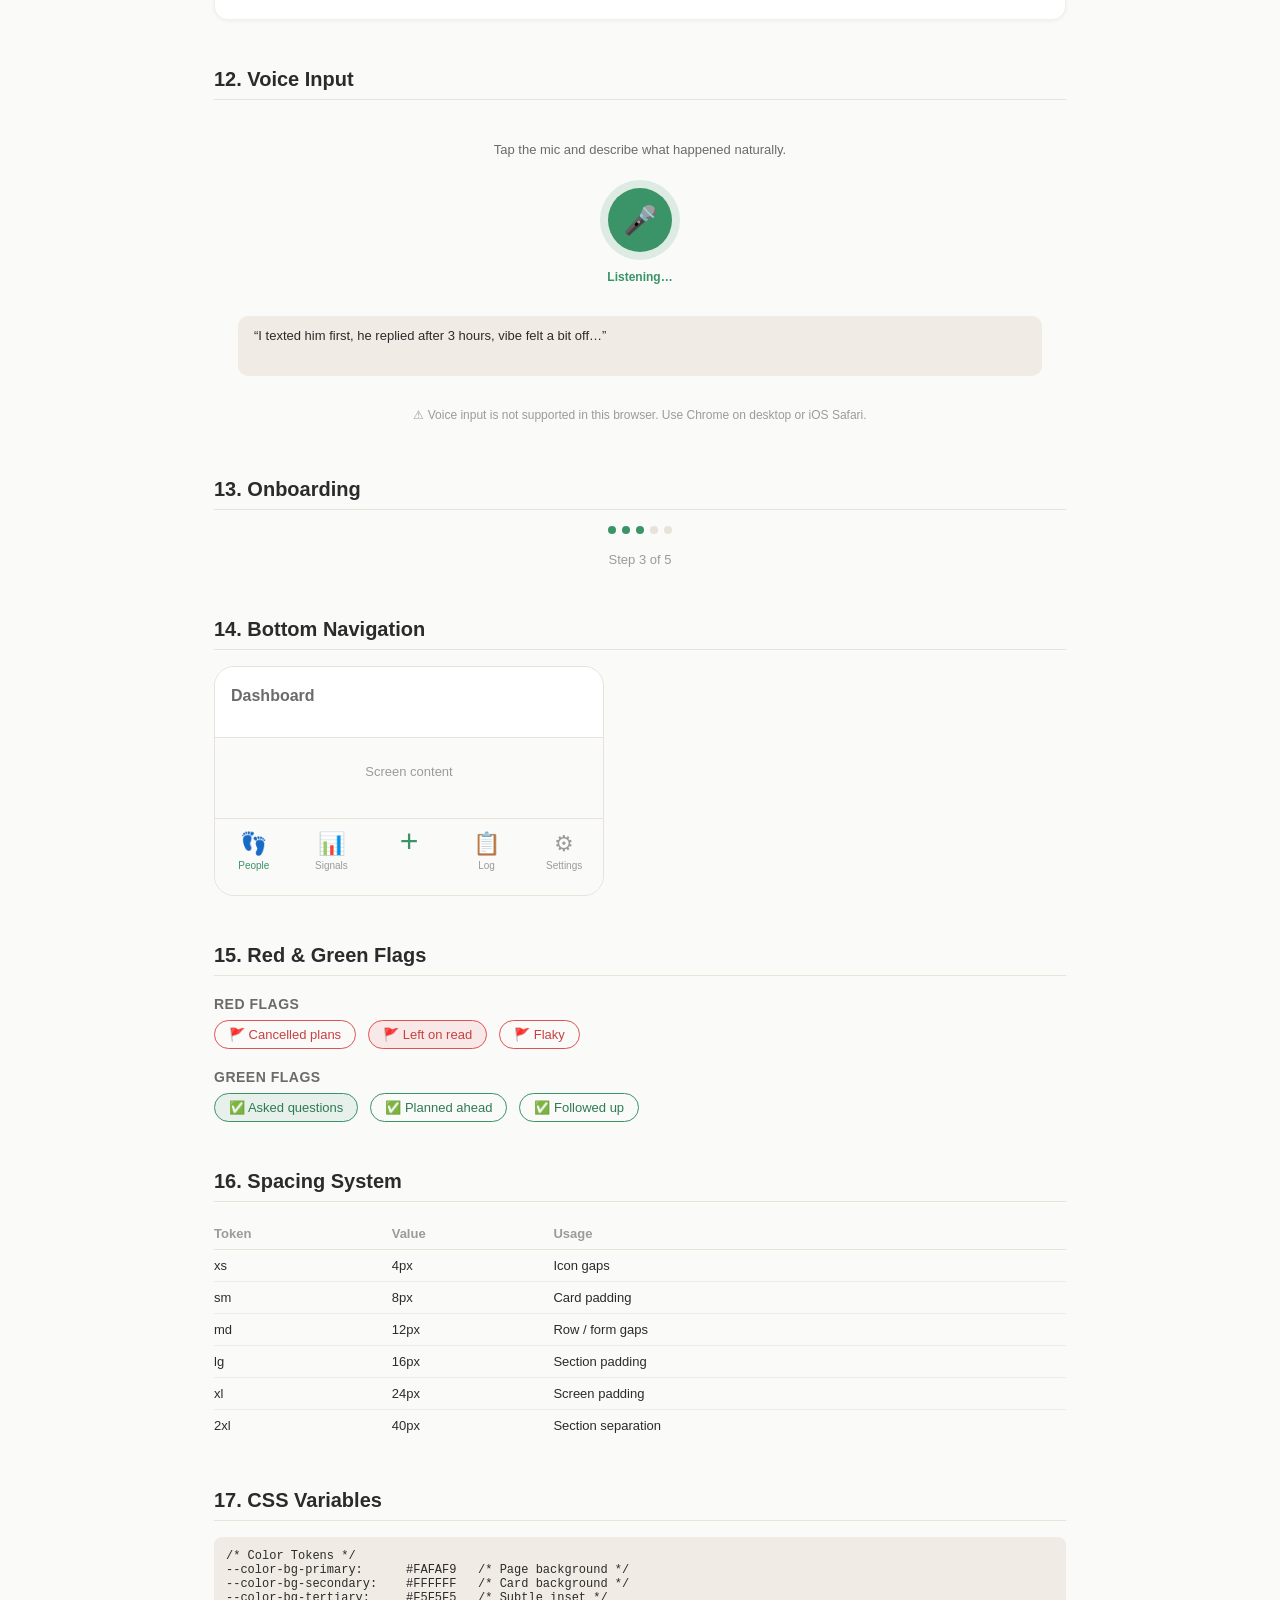
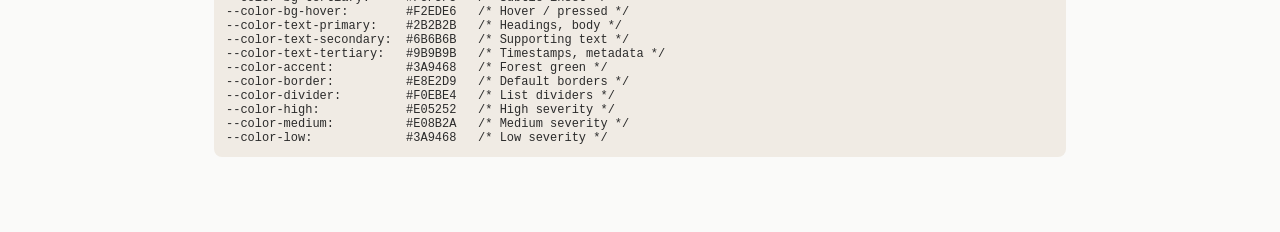
<file: signaltrace-ui-design.html>
<!DOCTYPE html>
<html lang="en">
<head>
  <meta charset="UTF-8">
  <meta name="viewport" content="width=device-width, initial-scale=1.0">
  <title>SignalTrace — UI Design Reference</title>
  <style>
    * { box-sizing: border-box; margin: 0; padding: 0; }
    body { font-family: -apple-system, BlinkMacSystemFont, 'SF Pro Text', sans-serif;
      background: #FAFAF9; color: #2B2B2B; padding: 24px; max-width: 900px; margin: 0 auto; }
    h1 { font-size: 28px; font-weight: 700; margin-bottom: 8px; color: #2B2B2B; }
    h2 { font-size: 20px; font-weight: 600; margin: 40px 0 16px; color: #2B2B2B;
      border-bottom: 1px solid #E8E2D9; padding-bottom: 8px; }
    h3 { font-size: 14px; font-weight: 600; margin: 20px 0 8px; color: #6B6B6B;
      text-transform: uppercase; letter-spacing: 0.5px; }
    p { font-size: 14px; color: #6B6B6B; line-height: 1.6; margin-bottom: 12px; }
    .subtitle { font-size: 16px; color: #6B6B6B; margin-bottom: 32px; }
    .section { margin-bottom: 48px; }
    .row { display: flex; flex-wrap: wrap; gap: 12px; margin-bottom: 16px; }
    .swatch { width: 80px; text-align: center; }
    .swatch-box { height: 60px; border-radius: 10px; margin-bottom: 6px;
      border: 1px solid rgba(0,0,0,0.06); }
    .swatch-label { font-size: 11px; color: #6B6B6B; }
    .swatch-hex { font-size: 10px; color: #9B9B9B; font-family: monospace; }
    .card { background: #FFFFFF; border-radius: 14px; padding: 16px;
      border: 1px solid rgba(0,0,0,0.06); box-shadow: 0 1px 4px rgba(0,0,0,0.05); }
    .card + .card { margin-top: 8px; }
    .signal-card { border-left: 3px solid #3A9468; padding: 12px 14px;
      border-radius: 0 10px 10px 0; background: #FFFFFF; margin-bottom: 8px; }
    .signal-card.high { border-left-color: #E05252; }
    .signal-card.medium { border-left-color: #E08B2A; }
    .signal-card.low { border-left-color: #3A9468; }
    .signal-top { display: flex; justify-content: space-between; align-items: center;
      margin-bottom: 4px; }
    .signal-title { font-size: 13px; font-weight: 600; }
    .signal-badge { font-size: 11px; padding: 2px 8px; border-radius: 20px; font-weight: 500; }
    .badge-high { background: rgba(224,82,82,0.1); color: #C84040; }
    .badge-medium { background: rgba(224,139,42,0.1); color: #B86E20; }
    .badge-low { background: rgba(58,148,104,0.1); color: #2E7A55; }
    .signal-desc { font-size: 12px; color: #6B6B6B; line-height: 1.6; margin-top: 4px; }
    .signal-tip { font-size: 11px; color: #6B6B6B; background: rgba(58,148,104,0.08);
      border-radius: 6px; padding: 6px 10px; margin-top: 6px; font-style: italic; }
    .avatar { width: 44px; height: 44px; border-radius: 50%; display: flex;
      align-items: center; justify-content: center; font-weight: 600; font-size: 18px;
      color: #fff; flex-shrink: 0; }
    .person-row { display: flex; align-items: center; gap: 12px; padding: 12px 0;
      border-bottom: 1px solid #F0EBE4; }
    .person-info { flex: 1; }
    .person-name { font-size: 15px; font-weight: 600; }
    .person-meta { font-size: 12px; color: #9B9B9B; margin-top: 2px; }
    .btn { display: inline-flex; align-items: center; justify-content: center;
      padding: 10px 20px; border-radius: 22px; font-size: 15px; font-weight: 600;
      border: none; cursor: pointer; transition: opacity 0.15s; }
    .btn-primary { background: #3A9468; color: #fff; }
    .btn-secondary { background: #F0EBE4; color: #2B2B2B; }
    .btn-ghost { background: transparent; border: 1.5px solid #E8E2D9; color: #2B2B2B; }
    .btn:hover { opacity: 0.85; }
    .btn-sm { padding: 6px 14px; font-size: 13px; border-radius: 16px; }
    .input { width: 100%; padding: 12px 14px; border-radius: 10px; font-size: 15px;
      border: 1.5px solid #E8E2D9; background: #FFFFFF; color: #2B2B2B;
      transition: border-color 0.15s; outline: none; }
    .input:focus { border-color: #3A9468; }
    .input-group { margin-bottom: 16px; }
    .input-label { font-size: 13px; font-weight: 600; margin-bottom: 6px;
      color: #2B2B2B; display: block; }
    .pill { display: inline-flex; align-items: center; padding: 6px 14px;
      border-radius: 20px; font-size: 13px; border: 1.5px solid #E8E2D9;
      cursor: pointer; transition: all 0.15s; }
    .pill.active { border-color: #3A9468; background: rgba(58,148,104,0.1); color: #2E7A55; }
    .type-grid { display: flex; gap: 8px; flex-wrap: wrap; }
    .type-btn { display: flex; flex-direction: column; align-items: center; gap: 4px;
      padding: 10px 14px; border-radius: 10px; border: 1.5px solid #E8E2D9;
      cursor: pointer; font-size: 11px; color: #6B6B6B; transition: all 0.15s; }
    .type-btn.active { border-color: #3A9468; background: rgba(58,148,104,0.08); color: #2E7A55; }
    .type-icon { font-size: 20px; }
    .empty-state { text-align: center; padding: 48px 24px; }
    .empty-icon { font-size: 48px; margin-bottom: 16px; }
    .empty-title { font-size: 18px; font-weight: 600; margin-bottom: 8px; }
    .empty-desc { font-size: 14px; color: #9B9B9B; line-height: 1.6; }
    .stats-row { display: flex; gap: 12px; }
    .stat-card { flex: 1; background: #FFFFFF; border-radius: 12px; padding: 14px;
      border: 1px solid rgba(0,0,0,0.06); text-align: center; }
    .stat-value { font-size: 24px; font-weight: 700; color: #2B2B2B; }
    .stat-label { font-size: 11px; color: #9B9B9B; margin-top: 2px; }
    .tag { display: inline-block; background: #F0EBE4; color: #6B6B6B;
      border-radius: 6px; padding: 3px 8px; font-size: 11px; margin: 2px; }
    .step-dots { display: flex; gap: 6px; justify-content: center; margin: 16px 0; }
    .dot { width: 8px; height: 8px; border-radius: 50%; background: #E8E2D9; }
    .dot.active { background: #3A9468; }
    .voice-pulse { width: 64px; height: 64px; border-radius: 50%; background: #3A9468;
      display: flex; align-items: center; justify-content: center; font-size: 28px;
      box-shadow: 0 0 0 8px rgba(58,148,104,0.15); animation: pulse 1.5s infinite; }
    @keyframes pulse { 0%,100% { box-shadow: 0 0 0 8px rgba(58,148,104,0.15); }
      50% { box-shadow: 0 0 0 16px rgba(58,148,104,0.08); } }
    .voice-unsupported { font-size: 12px; color: #9B9B9B; text-align: center;
      padding: 8px 12px; }
    .skeleton { background: linear-gradient(90deg, #F0EBE4 25%, #E8E2D9 50%, #F0EBE4 75%);
      background-size: 200% 100%; animation: shimmer 1.5s infinite; border-radius: 6px; }
    @keyframes shimmer { 0% { background-position: 200% 0; } 100% { background-position: -200% 0; } }
    .sk-line { height: 14px; margin-bottom: 8px; }
    .sk-line.short { width: 40%; }
    .sk-line.medium { width: 65%; }
    .sk-avatar { width: 44px; height: 44px; border-radius: 50%; }
    .screen-frame { max-width: 390px; border: 1px solid #E8E2D9; border-radius: 20px;
      overflow: hidden; background: #FAFAF9; }
    .code { font-family: monospace; font-size: 12px; background: #F0EBE4; padding: 12px;
      border-radius: 8px; overflow-x: auto; color: #2B2B2B; }
    .divider { height: 1px; background: #F0EBE4; margin: 24px 0; }
    .badge-count { background: #E05252; color: #fff; border-radius: 10px; font-size: 10px;
      font-weight: 700; padding: 1px 6px; display: inline-block; }
  </style>
</head>
<body>

  <h1>SignalTrace</h1>
  <p class="subtitle">UI Design Reference — v2.0 · Light theme · iPhone 15 (390px)</p>

  <div class="section">
    <h2>1. Color System</h2>
    <h3>Backgrounds</h3>
    <div class="row">
      <div class="swatch"><div class="swatch-box" style="background:#FAFAF9"></div><div class="swatch-label">bg-primary</div><div class="swatch-hex">#FAFAF9</div></div>
      <div class="swatch"><div class="swatch-box" style="background:#FFFFFF;border:1px solid #E8E2D9"></div><div class="swatch-label">bg-secondary</div><div class="swatch-hex">#FFFFFF</div></div>
      <div class="swatch"><div class="swatch-box" style="background:#F5F5F5"></div><div class="swatch-label">bg-tertiary</div><div class="swatch-hex">#F5F5F5</div></div>
      <div class="swatch"><div class="swatch-box" style="background:#F2EDE6"></div><div class="swatch-label">bg-hover</div><div class="swatch-hex">#F2EDE6</div></div>
    </div>
    <h3>Text</h3>
    <div class="row">
      <div class="swatch"><div class="swatch-box" style="background:#2B2B2B"></div><div class="swatch-label">text-primary</div><div class="swatch-hex">#2B2B2B</div></div>
      <div class="swatch"><div class="swatch-box" style="background:#6B6B6B"></div><div class="swatch-label">text-secondary</div><div class="swatch-hex">#6B6B6B</div></div>
      <div class="swatch"><div class="swatch-box" style="background:#9B9B9B"></div><div class="swatch-label">text-tertiary</div><div class="swatch-hex">#9B9B9B</div></div>
    </div>
    <h3>Accent &amp; Signals</h3>
    <div class="row">
      <div class="swatch"><div class="swatch-box" style="background:#3A9468"></div><div class="swatch-label">accent</div><div class="swatch-hex">#3A9468</div></div>
      <div class="swatch"><div class="swatch-box" style="background:#E05252"></div><div class="swatch-label">high</div><div class="swatch-hex">#E05252</div></div>
      <div class="swatch"><div class="swatch-box" style="background:#E08B2A"></div><div class="swatch-label">medium</div><div class="swatch-hex">#E08B2A</div></div>
      <div class="swatch"><div class="swatch-box" style="background:#E8E2D9"></div><div class="swatch-label">border</div><div class="swatch-hex">#E8E2D9</div></div>
    </div>
  </div>

  <div class="section">
    <h2>2. Typography</h2>
    <p style="font-size:28px;font-weight:700;margin-bottom:4px">Screen Title (28/700)</p>
    <p style="font-size:22px;font-weight:700;margin-bottom:4px">Section Header (22/700)</p>
    <p style="font-size:18px;font-weight:600;margin-bottom:4px">Card Title (18/600)</p>
    <p style="font-size:15px;font-weight:600;margin-bottom:4px">Body Bold (15/600)</p>
    <p style="font-size:15px;margin-bottom:4px">Body Regular (15/400)</p>
    <p style="font-size:13px;color:#6B6B6B;margin-bottom:4px">Caption (13 / text-secondary)</p>
    <p style="font-size:11px;color:#9B9B9B;margin-bottom:4px">Micro (11 / text-tertiary)</p>
    <p style="font-size:10px;text-transform:uppercase;letter-spacing:0.5px;color:#9B9B9B">LABEL CAPS (10)</p>
  </div>

  <div class="section">
    <h2>3. Buttons</h2>
    <div class="row">
      <button class="btn btn-primary">Primary</button>
      <button class="btn btn-secondary">Secondary</button>
      <button class="btn btn-ghost">Ghost</button>
    </div>
    <div class="row">
      <button class="btn btn-primary btn-sm">Small Primary</button>
      <button class="btn btn-secondary btn-sm">Small Secondary</button>
      <button class="btn btn-primary" disabled style="opacity:0.4">Disabled</button>
    </div>
  </div>

  <div class="section">
    <h2>4. Form Elements</h2>
    <div class="input-group">
      <label class="input-label">Name</label>
      <input class="input" placeholder="e.g. Alex">
    </div>
    <div class="input-group">
      <label class="input-label">Platform</label>
      <input class="input" placeholder="Hinge, Bumble, IRL…">
    </div>
    <div class="input-group">
      <label class="input-label">Notes</label>
      <textarea class="input" rows="3" placeholder="Anything you want to remember…" style="resize:none"></textarea>
    </div>
  </div>

  <div class="section">
    <h2>5. Interaction Types</h2>
    <div class="type-grid">
      <div class="type-btn active"><span class="type-icon">&#128172;</span>Text</div>
      <div class="type-btn"><span class="type-icon">&#128222;</span>Call</div>
      <div class="type-btn"><span class="type-icon">&#9749;</span>Date</div>
      <div class="type-btn"><span class="type-icon">&#127908;</span>Voice</div>
      <div class="type-btn"><span class="type-icon">&#10084;</span>Social</div>
      <div class="type-btn"><span class="type-icon">&#128123;</span>Ghosted</div>
    </div>
  </div>

  <div class="section">
    <h2>6. Mood Selector</h2>
    <div class="row">
      <span class="pill active">&#127775; Great</span>
      <span class="pill">&#128516; Good</span>
      <span class="pill">&#128528; Meh</span>
      <span class="pill">&#128049; Off</span>
    </div>
  </div>

  <div class="section">
    <h2>7. Signal Cards</h2>
    <p>Auto-detected from logged interaction patterns.</p>
    <div class="signal-card high">
      <div class="signal-top">
        <span class="signal-title">Initiation Imbalance</span>
        <span class="signal-badge badge-high">High</span>
      </div>
      <p class="signal-desc">You've initiated 84% of interactions. They are not meeting you halfway.</p>
      <p class="signal-tip">Try pausing outreach for a few days and see if they reach out first.</p>
    </div>
    <div class="signal-card medium">
      <div class="signal-top">
        <span class="signal-title">Slowing Momentum</span>
        <span class="signal-badge badge-medium">Medium</span>
      </div>
      <p class="signal-desc">Last interaction was 9 days ago. Momentum is slowing.</p>
      <p class="signal-tip">A light check-in could re-open the thread if you're still interested.</p>
    </div>
    <div class="signal-card low">
      <div class="signal-top">
        <span class="signal-title">3 Red Flags Logged</span>
        <span class="signal-badge badge-low">Low</span>
      </div>
      <p class="signal-desc">3 total red flags over 6 interactions. Worth reviewing the pattern.</p>
    </div>
  </div>

  <div class="section">
    <h2>8. Person List Items</h2>
    <div class="card">
      <div class="person-row" style="border-bottom:none">
        <div class="avatar" style="background:#4A7FA5">J</div>
        <div class="person-info">
          <div class="person-name">Jamie</div>
          <div class="person-meta">Hinge · Last contact 2 days ago</div>
          <div style="margin-top:4px"><span class="tag">funny</span><span class="tag">outdoorsy</span></div>
        </div>
        <span class="signal-badge badge-high">2 signals</span>
      </div>
      <div class="person-row">
        <div class="avatar" style="background:#7A6B9A">S</div>
        <div class="person-info">
          <div class="person-name">Sam</div>
          <div class="person-meta">IRL · Last contact today</div>
        </div>
        <span class="signal-badge badge-low">Healthy</span>
      </div>
    </div>
  </div>

  <div class="section">
    <h2>9. Stats Row</h2>
    <div class="stats-row">
      <div class="stat-card"><div class="stat-value">12</div><div class="stat-label">Interactions</div></div>
      <div class="stat-card"><div class="stat-value">67%</div><div class="stat-label">Initiated by me</div></div>
      <div class="stat-card"><div class="stat-value">Slow</div><div class="stat-label">Avg response</div></div>
    </div>
  </div>

  <div class="section">
    <h2>10. Empty States</h2>
    <div class="empty-state">
      <div class="empty-icon">&#128268;</div>
      <div class="empty-title">No signals yet</div>
      <div class="empty-desc">Log a few interactions and SignalTrace<br>will surface patterns for you.</div>
    </div>
  </div>

  <div class="section">
    <h2>11. Loading Skeletons</h2>
    <div class="card">
      <div style="display:flex;align-items:center;gap:12px;margin-bottom:12px">
        <div class="skeleton sk-avatar"></div>
        <div style="flex:1">
          <div class="skeleton sk-line medium"></div>
          <div class="skeleton sk-line short"></div>
        </div>
      </div>
      <div class="skeleton sk-line" style="width:100%"></div>
      <div class="skeleton sk-line" style="width:80%"></div>
      <div class="skeleton sk-line short"></div>
    </div>
  </div>

  <div class="section">
    <h2>12. Voice Input</h2>
    <div style="display:flex;flex-direction:column;align-items:center;gap:16px;padding:24px">
      <p style="text-align:center;font-size:13px;color:#6B6B6B">Tap the mic and describe what happened naturally.</p>
      <div class="voice-pulse">&#127908;</div>
      <p style="font-size:12px;color:#3A9468;font-weight:600">Listening…</p>
      <div style="background:#F0EBE4;border-radius:10px;padding:12px 16px;width:100%;font-size:13px;color:#2B2B2B;min-height:60px">
        &ldquo;I texted him first, he replied after 3 hours, vibe felt a bit off&hellip;&rdquo;
      </div>
    </div>
    <div class="voice-unsupported">
      &#9888; Voice input is not supported in this browser. Use Chrome on desktop or iOS Safari.
    </div>
  </div>

  <div class="section">
    <h2>13. Onboarding</h2>
    <div class="step-dots">
      <div class="dot active"></div>
      <div class="dot active"></div>
      <div class="dot active"></div>
      <div class="dot"></div>
      <div class="dot"></div>
    </div>
    <p style="text-align:center;font-size:13px;color:#9B9B9B">Step 3 of 5</p>
  </div>

  <div class="section">
    <h2>14. Bottom Navigation</h2>
    <div class="screen-frame">
      <div style="padding:16px;background:#FFFFFF;border-bottom:1px solid #E8E2D9">
        <p style="font-size:16px;font-weight:600">Dashboard</p>
      </div>
      <div style="height:80px;background:#FAFAF9;display:flex;align-items:center;justify-content:center">
        <p style="color:#9B9B9B;font-size:13px">Screen content</p>
      </div>
      <div style="display:flex;background:rgba(250,250,249,0.95);border-top:1px solid #E8E2D9;padding:8px 0 20px">
        <div class="nav-tab active" style="flex:1;display:flex;flex-direction:column;align-items:center;gap:3px;font-size:10px;color:#3A9468;padding:4px 0">
          <span style="font-size:22px">&#128099;</span>People</div>
        <div class="nav-tab" style="flex:1;display:flex;flex-direction:column;align-items:center;gap:3px;font-size:10px;color:#9B9B9B;padding:4px 0">
          <span style="font-size:22px">&#128202;</span>Signals</div>
        <div style="flex:1;display:flex;flex-direction:column;align-items:center;font-size:10px;color:#3A9468;padding:4px 0">
          <span style="font-size:32px;color:#3A9468;margin-top:-8px">&#43;</span></div>
        <div class="nav-tab" style="flex:1;display:flex;flex-direction:column;align-items:center;gap:3px;font-size:10px;color:#9B9B9B;padding:4px 0">
          <span style="font-size:22px">&#128203;</span>Log</div>
        <div class="nav-tab" style="flex:1;display:flex;flex-direction:column;align-items:center;gap:3px;font-size:10px;color:#9B9B9B;padding:4px 0">
          <span style="font-size:22px">&#9881;</span>Settings</div>
      </div>
    </div>
  </div>

  <div class="section">
    <h2>15. Red &amp; Green Flags</h2>
    <h3>Red Flags</h3>
    <div class="row">
      <span class="pill" style="border-color:#E05252;color:#C84040">&#128681; Cancelled plans</span>
      <span class="pill active" style="border-color:#E05252;background:rgba(224,82,82,0.1);color:#C84040">&#128681; Left on read</span>
      <span class="pill" style="border-color:#E05252;color:#C84040">&#128681; Flaky</span>
    </div>
    <h3>Green Flags</h3>
    <div class="row">
      <span class="pill active" style="border-color:#3A9468;background:rgba(58,148,104,0.1);color:#2E7A55">&#9989; Asked questions</span>
      <span class="pill" style="border-color:#3A9468;color:#2E7A55">&#9989; Planned ahead</span>
      <span class="pill" style="border-color:#3A9468;color:#2E7A55">&#9989; Followed up</span>
    </div>
  </div>

  <div class="section">
    <h2>16. Spacing System</h2>
    <table style="width:100%;border-collapse:collapse;font-size:13px">
      <thead><tr style="border-bottom:1px solid #E8E2D9">
        <th style="text-align:left;padding:8px 0;color:#9B9B9B;font-weight:600">Token</th>
        <th style="text-align:left;padding:8px 0;color:#9B9B9B;font-weight:600">Value</th>
        <th style="text-align:left;padding:8px 0;color:#9B9B9B;font-weight:600">Usage</th>
      </tr></thead>
      <tbody>
        <tr style="border-bottom:1px solid #F0EBE4"><td style="padding:8px 0">xs</td><td>4px</td><td>Icon gaps</td></tr>
        <tr style="border-bottom:1px solid #F0EBE4"><td style="padding:8px 0">sm</td><td>8px</td><td>Card padding</td></tr>
        <tr style="border-bottom:1px solid #F0EBE4"><td style="padding:8px 0">md</td><td>12px</td><td>Row / form gaps</td></tr>
        <tr style="border-bottom:1px solid #F0EBE4"><td style="padding:8px 0">lg</td><td>16px</td><td>Section padding</td></tr>
        <tr style="border-bottom:1px solid #F0EBE4"><td style="padding:8px 0">xl</td><td>24px</td><td>Screen padding</td></tr>
        <tr><td style="padding:8px 0">2xl</td><td>40px</td><td>Section separation</td></tr>
      </tbody>
    </table>
  </div>

  <div class="section">
    <h2>17. CSS Variables</h2>
    <pre class="code">/* Color Tokens */
--color-bg-primary:      #FAFAF9   /* Page background */
--color-bg-secondary:    #FFFFFF   /* Card background */
--color-bg-tertiary:     #F5F5F5   /* Subtle inset */
--color-bg-hover:        #F2EDE6   /* Hover / pressed */
--color-text-primary:    #2B2B2B   /* Headings, body */
--color-text-secondary:  #6B6B6B   /* Supporting text */
--color-text-tertiary:   #9B9B9B   /* Timestamps, metadata */
--color-accent:          #3A9468   /* Forest green */
--color-border:          #E8E2D9   /* Default borders */
--color-divider:         #F0EBE4   /* List dividers */
--color-high:            #E05252   /* High severity */
--color-medium:          #E08B2A   /* Medium severity */
--color-low:             #3A9468   /* Low severity */</pre>
  </div>

</body>
</html>
</file>
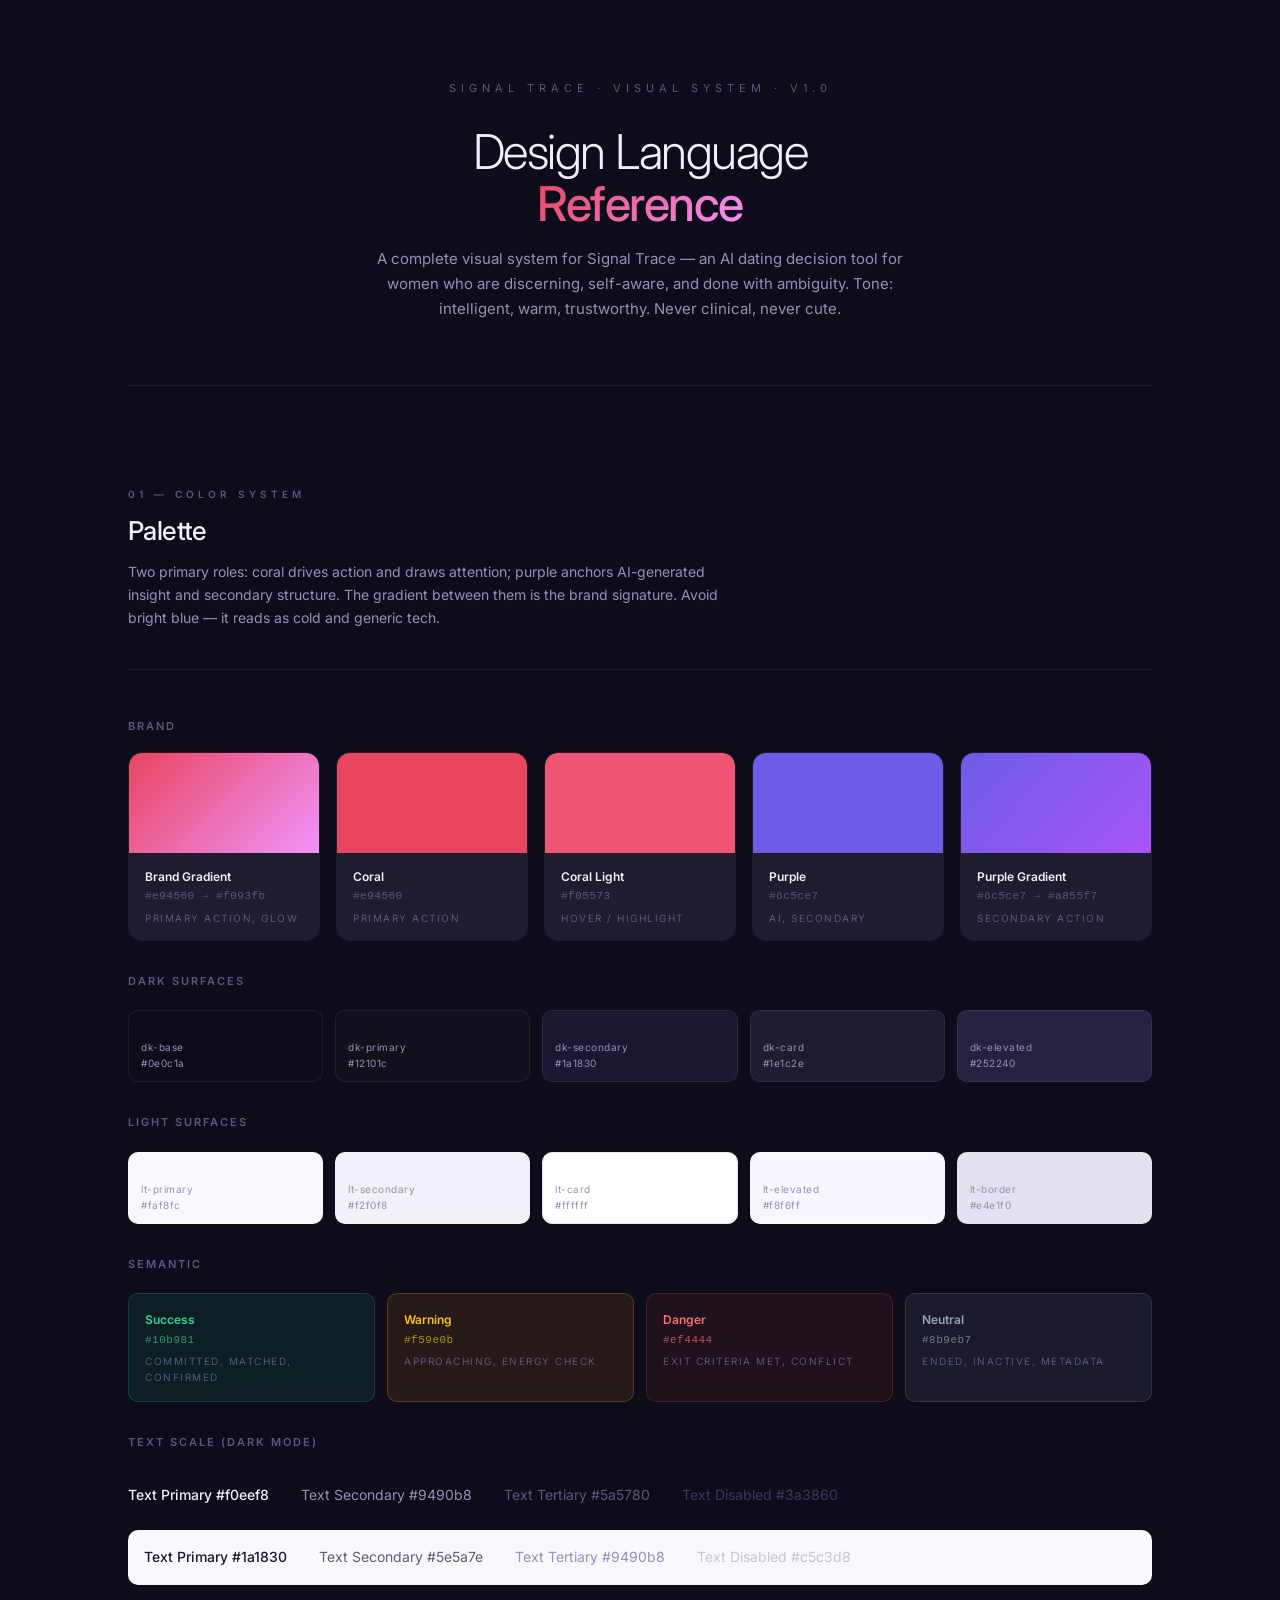
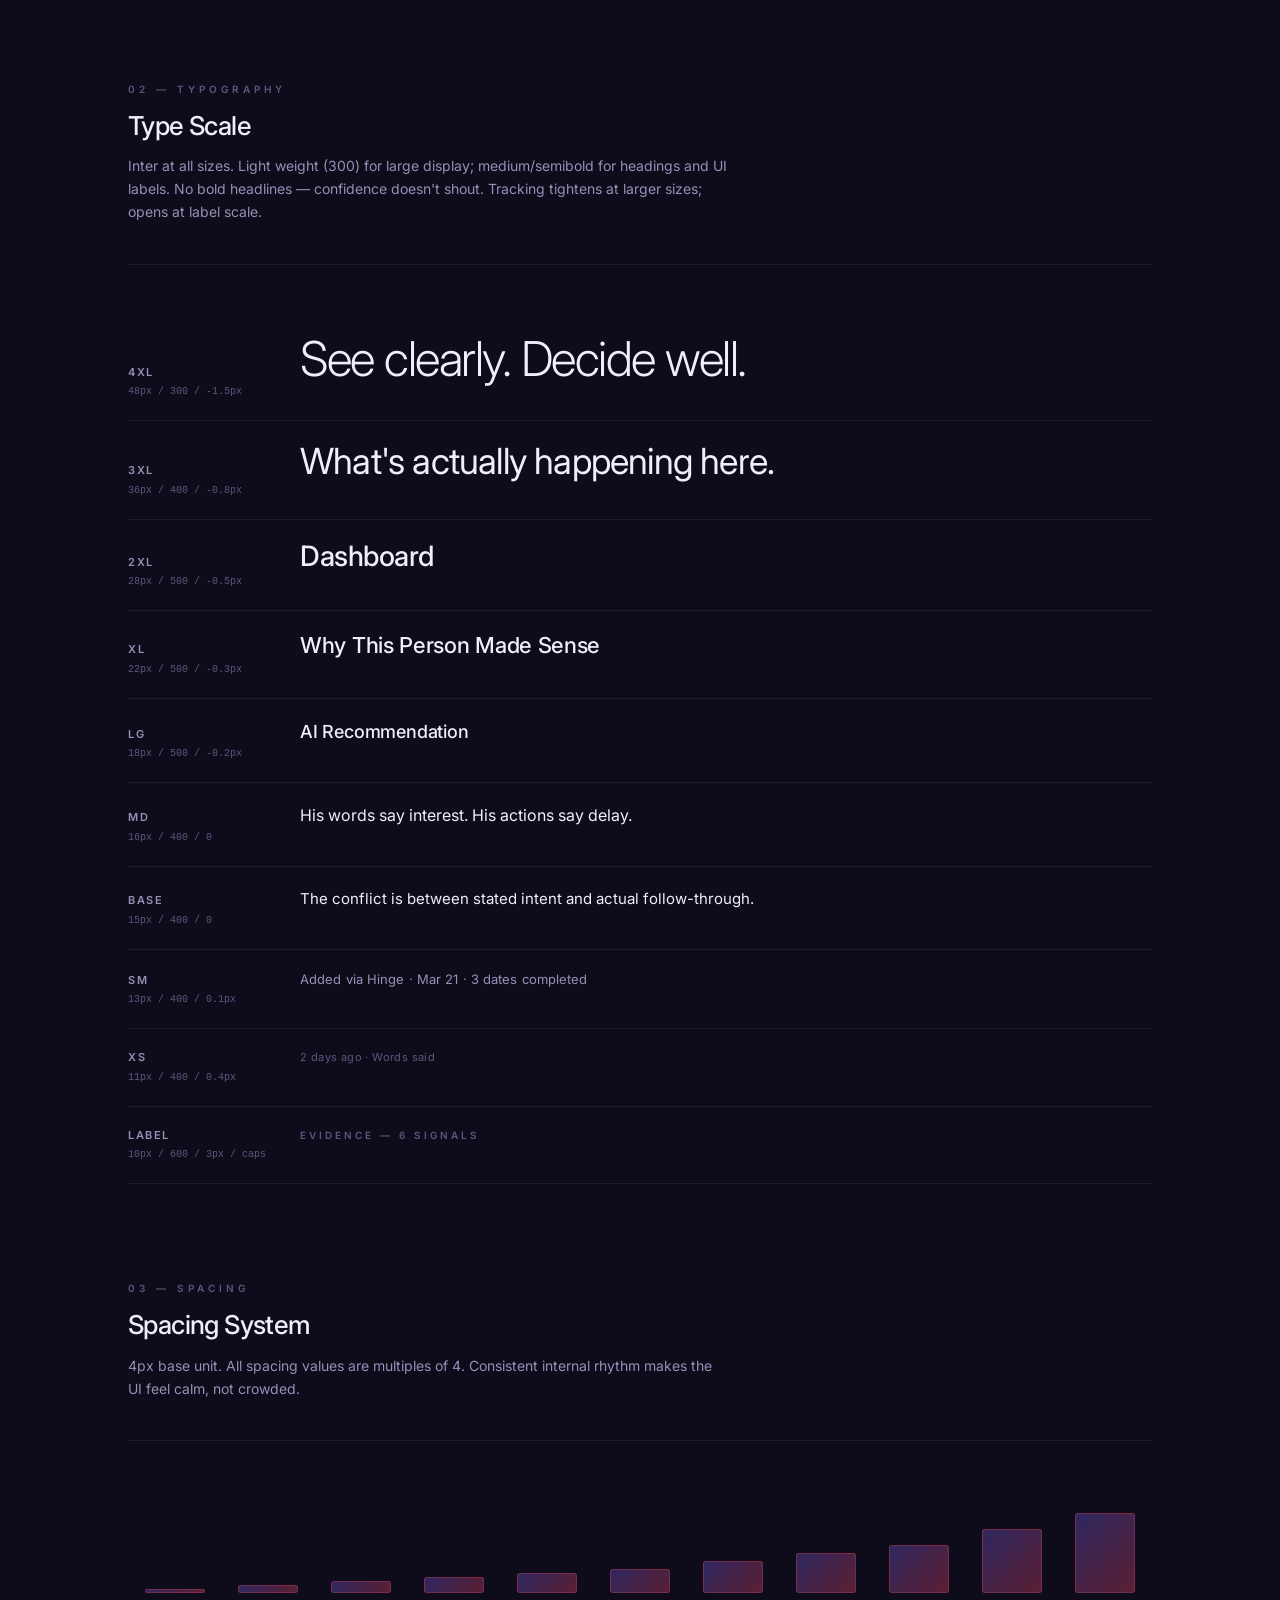
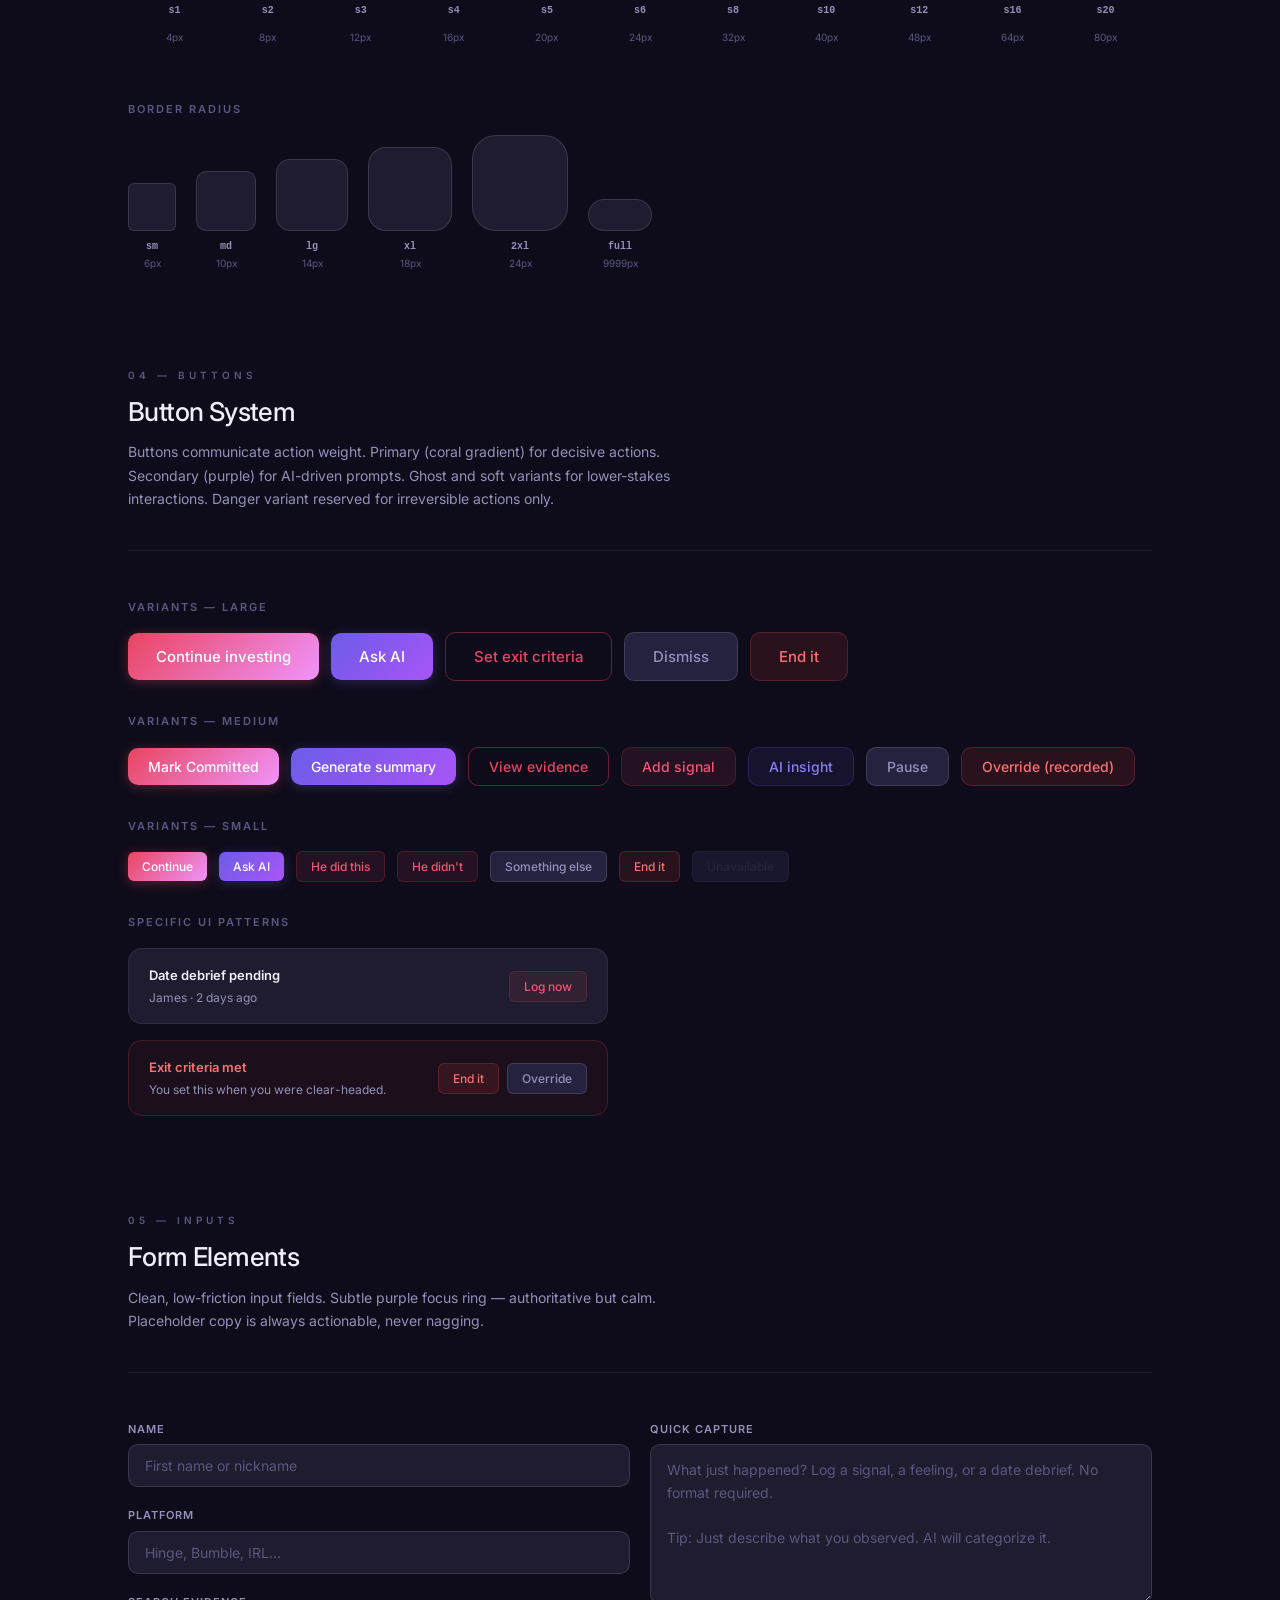
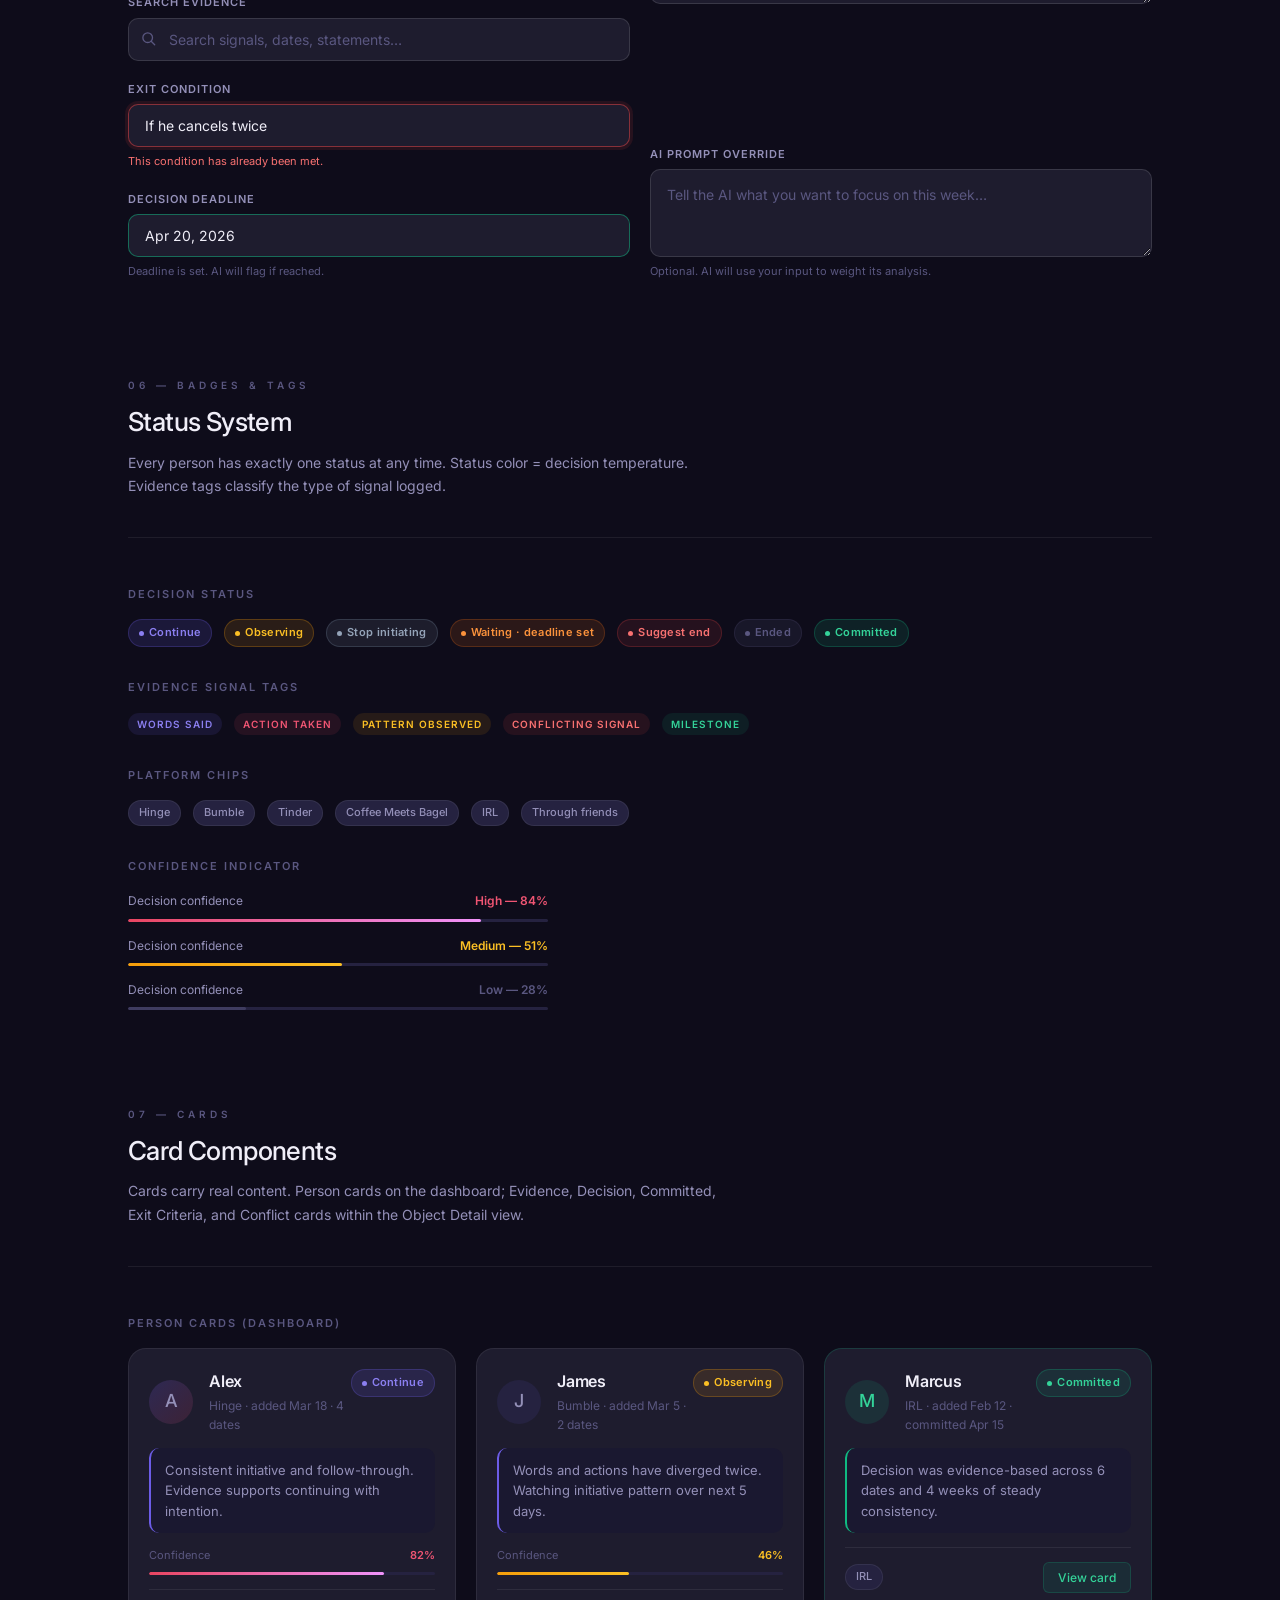
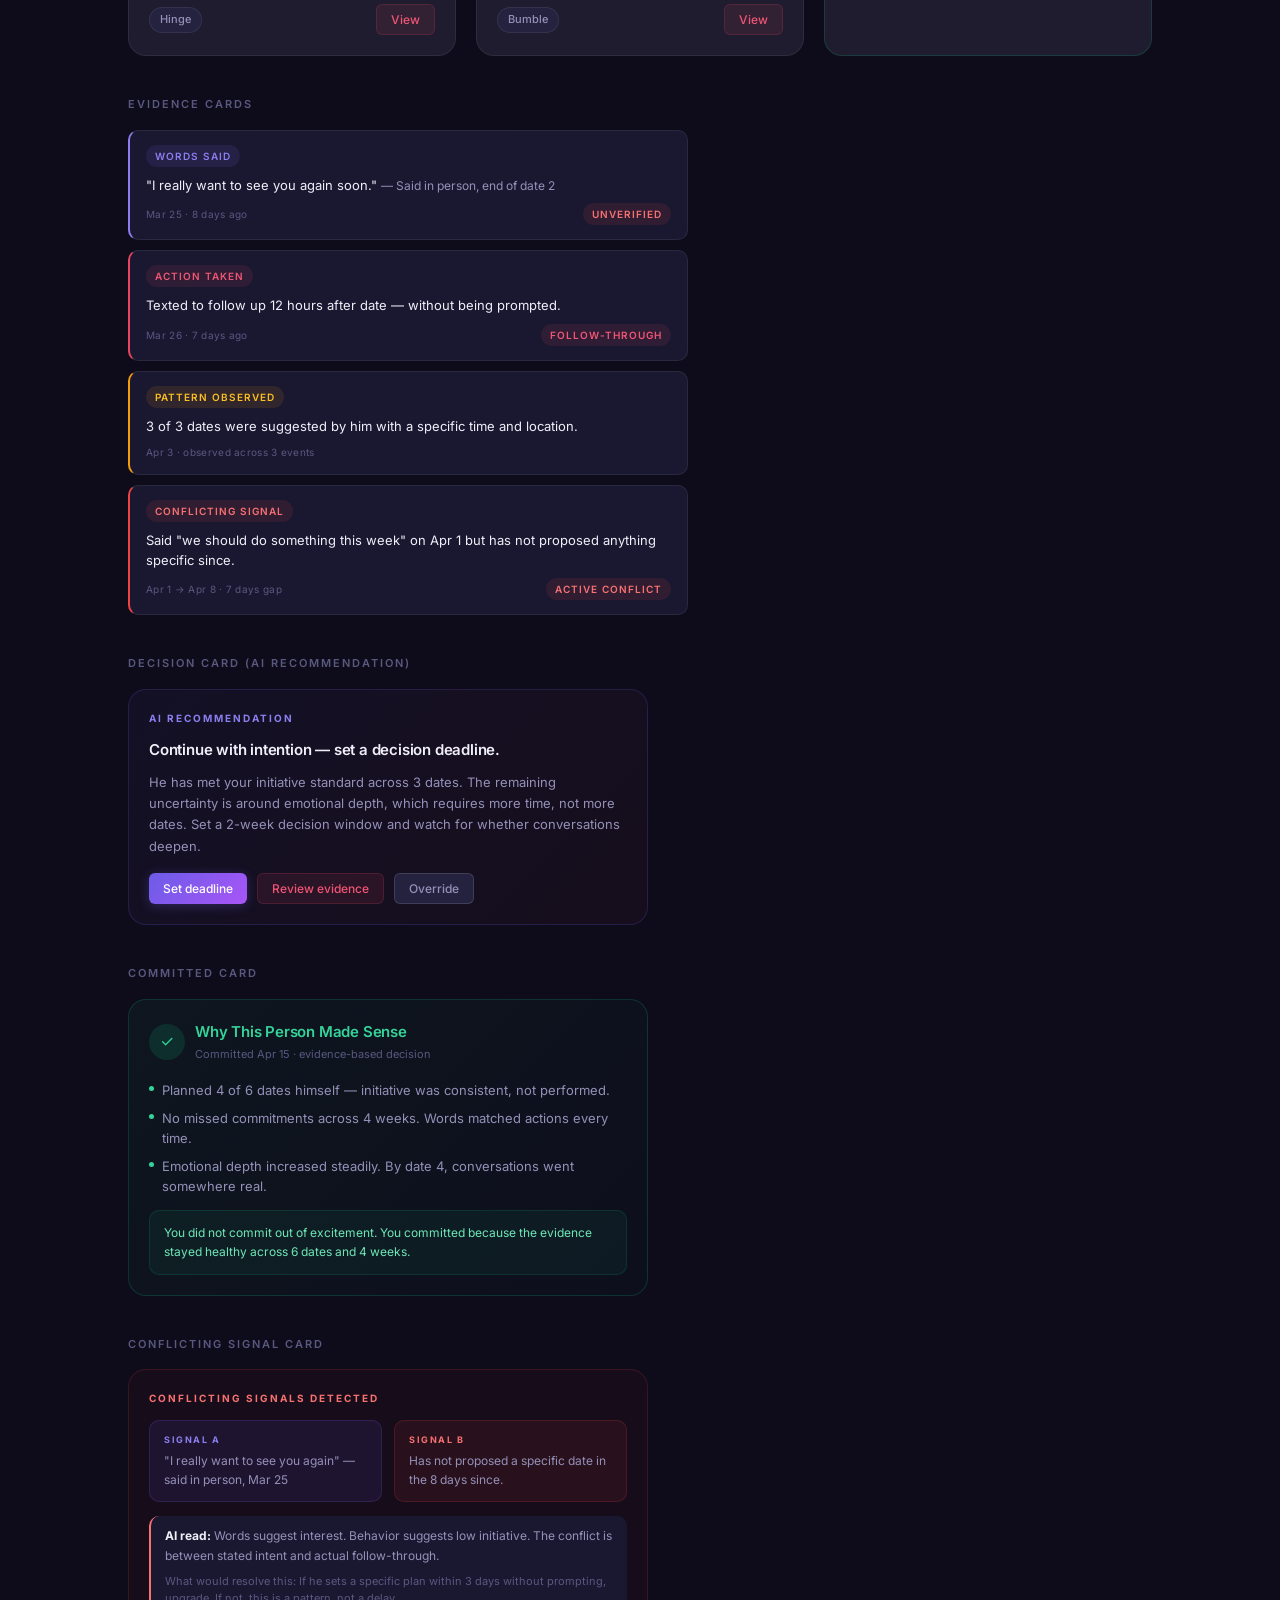
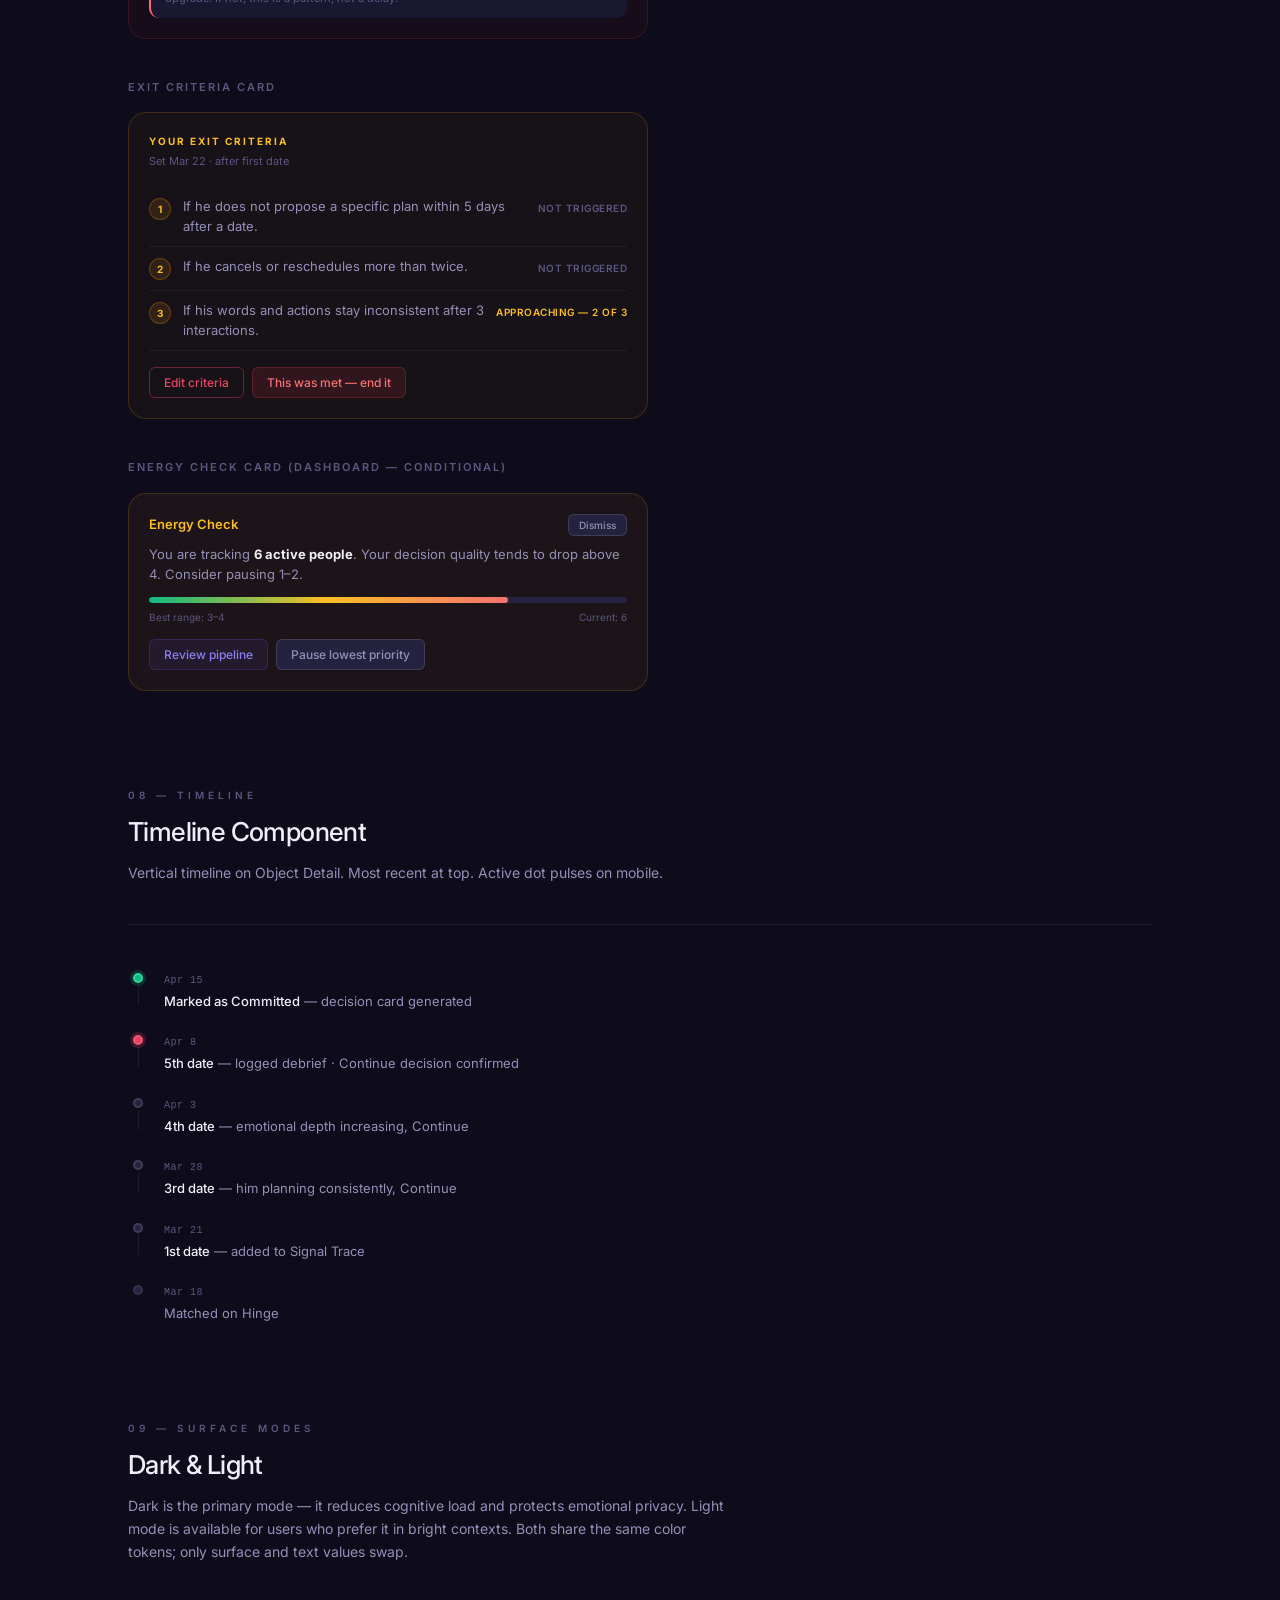
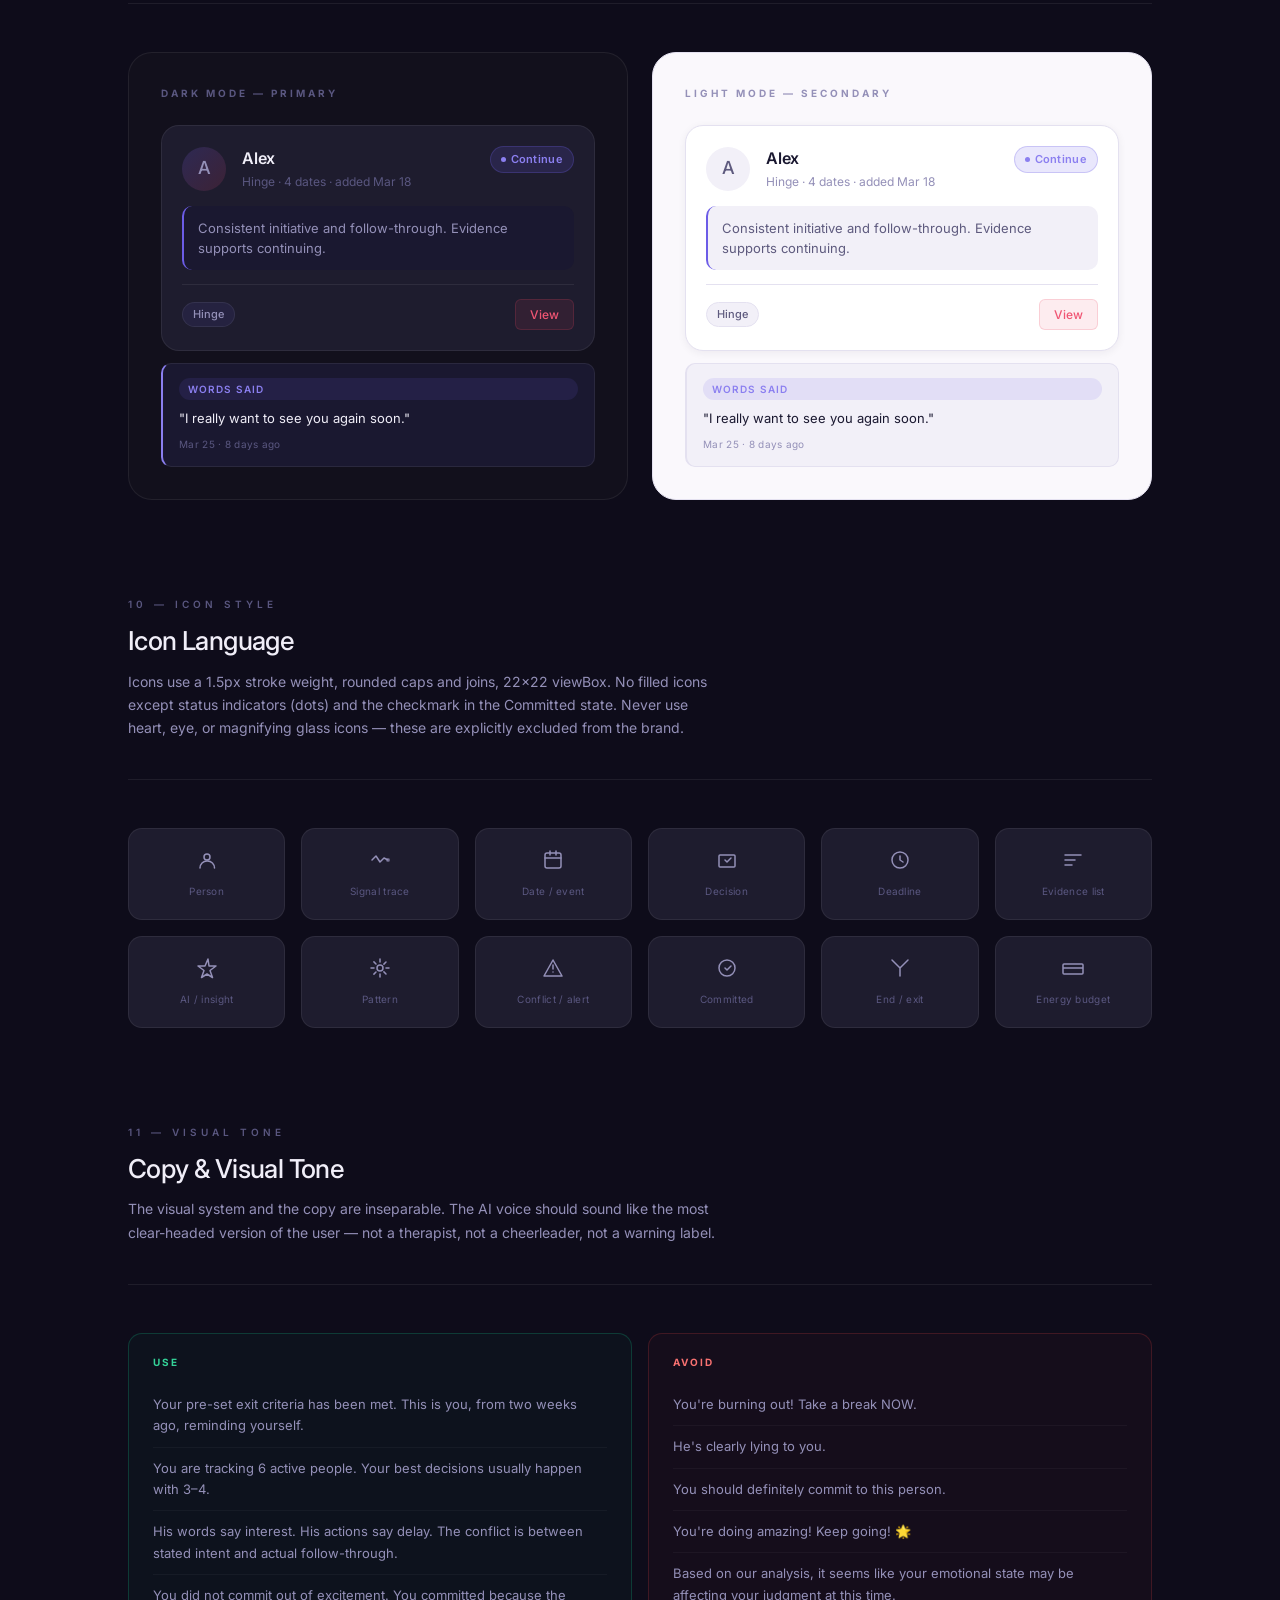
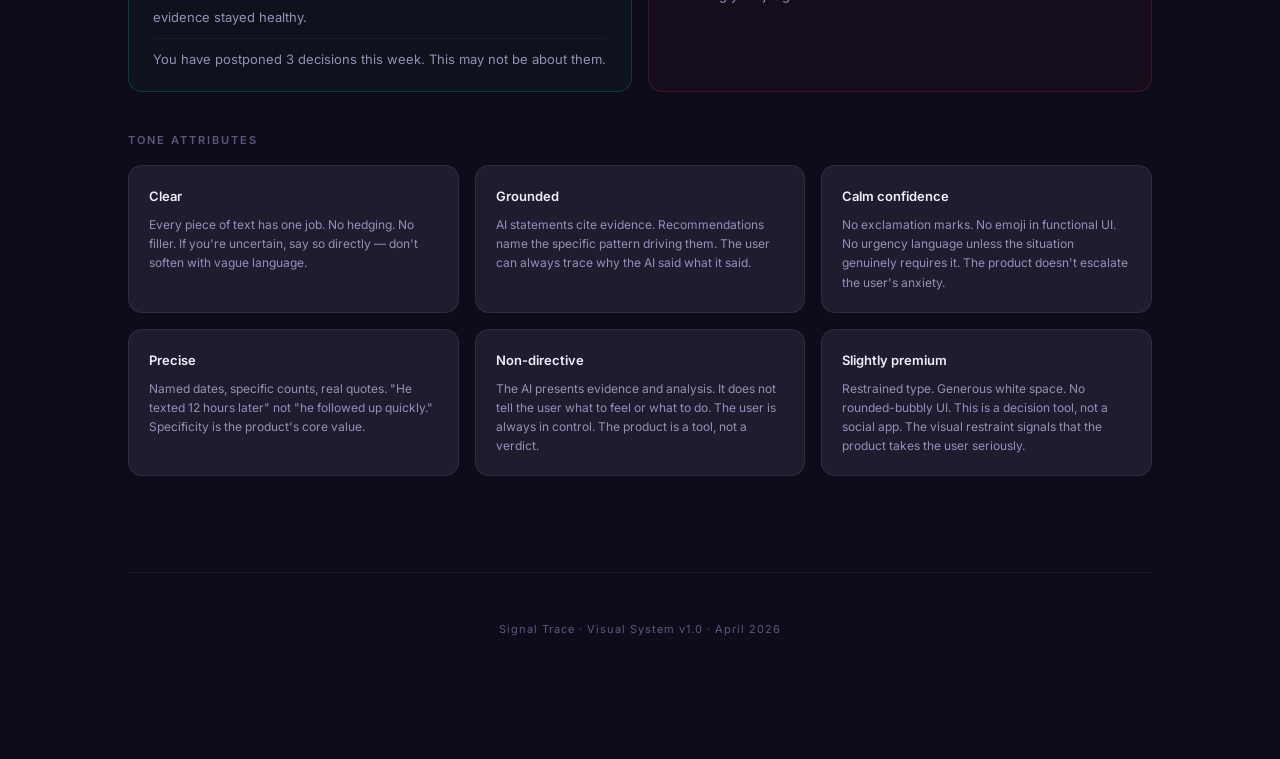
<file: visual-system.html>
<!DOCTYPE html>
<html lang="en">
<head>
<meta charset="UTF-8">
<meta name="viewport" content="width=device-width, initial-scale=1.0">
<title>Signal Trace — Visual System</title>
<link rel="preconnect" href="https://fonts.googleapis.com">
<link href="https://fonts.googleapis.com/css2?family=Inter:wght@300;400;500;600;700&display=swap" rel="stylesheet">
<style>
/* ============================================================
   SIGNAL TRACE — VISUAL SYSTEM REFERENCE
   ============================================================ */

:root {
  /* === BRAND COLORS === */
  --coral:        #e94560;
  --coral-light:  #f05573;
  --coral-dark:   #c73851;
  --purple:       #6c5ce7;
  --purple-light: #8b7ff0;
  --purple-dark:  #5549c0;
  --pink:         #f093fb;

  /* === GRADIENTS === */
  --grad-brand:   linear-gradient(135deg, #e94560 0%, #f093fb 100%);
  --grad-brand-h: linear-gradient(90deg,  #e94560 0%, #f093fb 100%);
  --grad-purple:  linear-gradient(135deg, #6c5ce7 0%, #a855f7 100%);
  --grad-surface: linear-gradient(135deg, #1a1830 0%, #12101c 100%);

  /* === DARK SURFACES === */
  --dk-base:      #0e0c1a;
  --dk-primary:   #12101c;
  --dk-secondary: #1a1830;
  --dk-card:      #1e1c2e;
  --dk-elevated:  #252240;
  --dk-border:    rgba(255,255,255,0.07);
  --dk-border-md: rgba(255,255,255,0.12);

  /* === LIGHT SURFACES === */
  --lt-primary:   #faf8fc;
  --lt-secondary: #f2f0f8;
  --lt-card:      #ffffff;
  --lt-elevated:  #f8f6ff;
  --lt-border:    #e4e1f0;
  --lt-border-md: #d0ccec;

  /* === DARK TEXT === */
  --dk-text-1:    #f0eef8;
  --dk-text-2:    #9490b8;
  --dk-text-3:    #5a5780;
  --dk-text-4:    #3a3860;

  /* === LIGHT TEXT === */
  --lt-text-1:    #1a1830;
  --lt-text-2:    #5e5a7e;
  --lt-text-3:    #9490b8;
  --lt-text-4:    #c5c3d8;

  /* === SEMANTIC === */
  --success:      #10b981;
  --success-bg:   rgba(16,185,129,0.12);
  --warning:      #f59e0b;
  --warning-bg:   rgba(245,158,11,0.12);
  --danger:       #ef4444;
  --danger-bg:    rgba(239,68,68,0.10);
  --neutral:      #8b9eb7;
  --neutral-bg:   rgba(139,158,183,0.12);

  /* === SPACING === */
  --s1: 4px;   --s2: 8px;   --s3: 12px;  --s4: 16px;
  --s5: 20px;  --s6: 24px;  --s8: 32px;  --s10: 40px;
  --s12: 48px; --s16: 64px; --s20: 80px;

  /* === RADIUS === */
  --r-sm: 6px;   --r-md: 10px; --r-lg: 14px;
  --r-xl: 18px;  --r-2xl: 24px; --r-full: 9999px;

  /* === SHADOWS === */
  --shadow-sm: 0 1px 3px rgba(10,8,26,0.20), 0 1px 2px rgba(10,8,26,0.12);
  --shadow-md: 0 4px 16px rgba(10,8,26,0.28), 0 2px 4px rgba(10,8,26,0.14);
  --shadow-lg: 0 8px 40px rgba(10,8,26,0.38), 0 2px 8px rgba(10,8,26,0.18);

  /* DOC LAYOUT */
  --doc-bg:   #0e0c1a;
  --doc-text: #f0eef8;
  --doc-muted: #9490b8;
  --doc-dim:  #5a5780;
  --section-gap: 96px;
}

*, *::before, *::after { box-sizing: border-box; margin: 0; padding: 0; }

body {
  background: var(--doc-bg);
  color: var(--doc-text);
  font-family: 'Inter', -apple-system, 'Helvetica Neue', sans-serif;
  font-size: 14px;
  line-height: 1.6;
  -webkit-font-smoothing: antialiased;
}

/* ---- DOC STRUCTURE ---- */
.doc-wrap {
  max-width: 1120px;
  margin: 0 auto;
  padding: 80px 48px 120px;
}

.doc-header {
  text-align: center;
  margin-bottom: 100px;
  padding-bottom: 64px;
  border-bottom: 1px solid var(--dk-border);
}

.doc-wordmark {
  font-size: 11px;
  letter-spacing: 5px;
  text-transform: uppercase;
  color: var(--doc-dim);
  margin-bottom: 28px;
}

.doc-title {
  font-size: 48px;
  font-weight: 300;
  letter-spacing: -1.5px;
  color: var(--dk-text-1);
  line-height: 1.1;
  margin-bottom: 16px;
}

.doc-title span {
  background: var(--grad-brand);
  -webkit-background-clip: text;
  -webkit-text-fill-color: transparent;
  background-clip: text;
  font-weight: 500;
}

.doc-subtitle {
  font-size: 15px;
  color: var(--doc-muted);
  font-weight: 400;
  max-width: 540px;
  margin: 0 auto;
  line-height: 1.65;
}

section {
  margin-bottom: var(--section-gap);
}

.section-label {
  font-size: 10px;
  font-weight: 600;
  letter-spacing: 4px;
  text-transform: uppercase;
  color: var(--doc-dim);
  margin-bottom: 8px;
}

.section-title {
  font-size: 26px;
  font-weight: 500;
  letter-spacing: -0.6px;
  color: var(--dk-text-1);
  margin-bottom: 8px;
}

.section-desc {
  font-size: 14px;
  color: var(--doc-muted);
  margin-bottom: 40px;
  max-width: 600px;
  line-height: 1.65;
}

.divider {
  height: 1px;
  background: var(--dk-border);
  margin-bottom: 48px;
}

/* ---- GRID UTILS ---- */
.grid-2 { display: grid; grid-template-columns: 1fr 1fr; gap: 20px; }
.grid-3 { display: grid; grid-template-columns: 1fr 1fr 1fr; gap: 20px; }
.grid-4 { display: grid; grid-template-columns: 1fr 1fr 1fr 1fr; gap: 16px; }
.grid-5 { display: grid; grid-template-columns: repeat(5, 1fr); gap: 16px; }
.flex { display: flex; }
.flex-wrap { display: flex; flex-wrap: wrap; gap: 12px; }
.flex-col { display: flex; flex-direction: column; }
.gap-sm { gap: 8px; }
.gap-md { gap: 16px; }
.gap-lg { gap: 24px; }
.align-center { align-items: center; }

/* ============================================================
   1. COLOR SYSTEM
   ============================================================ */

.color-swatch {
  border-radius: var(--r-lg);
  overflow: hidden;
  border: 1px solid var(--dk-border);
}

.swatch-block {
  height: 100px;
  width: 100%;
}

.swatch-info {
  padding: 14px 16px;
  background: var(--dk-card);
}

.swatch-name {
  font-size: 12px;
  font-weight: 600;
  color: var(--dk-text-1);
  margin-bottom: 2px;
}

.swatch-hex {
  font-size: 11px;
  color: var(--doc-dim);
  font-family: 'SF Mono', 'Fira Mono', monospace;
  letter-spacing: 0.5px;
}

.swatch-role {
  font-size: 10px;
  color: var(--doc-dim);
  margin-top: 4px;
  text-transform: uppercase;
  letter-spacing: 1.5px;
}

/* Gradient swatch */
.swatch-block.grad-brand   { background: var(--grad-brand); }
.swatch-block.grad-purple  { background: var(--grad-purple); }

/* Semantic row */
.semantic-row {
  display: grid;
  grid-template-columns: repeat(4, 1fr);
  gap: 12px;
  margin-top: 20px;
}

.semantic-chip {
  padding: 16px;
  border-radius: var(--r-md);
  border: 1px solid var(--dk-border);
}

/* Surface row */
.surface-row {
  display: grid;
  grid-template-columns: repeat(5, 1fr);
  gap: 12px;
  margin-top: 20px;
}

.surface-chip {
  height: 72px;
  border-radius: var(--r-md);
  border: 1px solid var(--dk-border);
  display: flex;
  align-items: flex-end;
  padding: 10px 12px;
  font-size: 10px;
  color: var(--doc-muted);
  letter-spacing: 0.5px;
  position: relative;
}

/* ============================================================
   2. TYPOGRAPHY
   ============================================================ */

.type-row {
  display: flex;
  align-items: baseline;
  gap: 32px;
  padding: 20px 0;
  border-bottom: 1px solid var(--dk-border);
}

.type-meta {
  width: 140px;
  flex-shrink: 0;
}

.type-label-name {
  font-size: 11px;
  font-weight: 600;
  color: var(--doc-muted);
  text-transform: uppercase;
  letter-spacing: 1.5px;
}

.type-spec {
  font-size: 10px;
  color: var(--doc-dim);
  font-family: 'SF Mono', 'Fira Mono', monospace;
  margin-top: 3px;
}

.type-sample {
  flex: 1;
  color: var(--dk-text-1);
}

.ts-4xl   { font-size: 48px; font-weight: 300; letter-spacing: -1.5px; line-height: 1.1; }
.ts-3xl   { font-size: 36px; font-weight: 400; letter-spacing: -0.8px; line-height: 1.15; }
.ts-2xl   { font-size: 28px; font-weight: 500; letter-spacing: -0.5px; line-height: 1.2; }
.ts-xl    { font-size: 22px; font-weight: 500; letter-spacing: -0.3px; line-height: 1.3; }
.ts-lg    { font-size: 18px; font-weight: 500; letter-spacing: -0.2px; line-height: 1.4; }
.ts-md    { font-size: 16px; font-weight: 400; letter-spacing: 0;      line-height: 1.55; }
.ts-base  { font-size: 15px; font-weight: 400; letter-spacing: 0;      line-height: 1.6; }
.ts-sm    { font-size: 13px; font-weight: 400; letter-spacing: 0.1px;  line-height: 1.5; }
.ts-xs    { font-size: 11px; font-weight: 400; letter-spacing: 0.4px;  line-height: 1.45; }
.ts-label { font-size: 10px; font-weight: 600; letter-spacing: 3px;    line-height: 1.4; text-transform: uppercase; }

/* ============================================================
   3. SPACING
   ============================================================ */

.spacing-row {
  display: flex;
  align-items: flex-end;
  gap: 0;
  padding: 24px 0;
}

.spacing-item {
  display: flex;
  flex-direction: column;
  align-items: center;
  gap: 10px;
  flex: 1;
}

.spacing-bar {
  background: linear-gradient(135deg, rgba(108,92,231,0.35), rgba(233,69,96,0.35));
  border: 1px solid rgba(233,69,96,0.3);
  border-radius: 3px;
  width: 100%;
  max-width: 60px;
}

.spacing-name {
  font-size: 10px;
  font-weight: 600;
  color: var(--doc-muted);
  font-family: 'SF Mono', 'Fira Mono', monospace;
}

.spacing-val {
  font-size: 10px;
  color: var(--doc-dim);
}

/* ============================================================
   4. BUTTONS
   ============================================================ */

.btn-base {
  display: inline-flex;
  align-items: center;
  justify-content: center;
  gap: 7px;
  font-family: 'Inter', sans-serif;
  font-weight: 500;
  cursor: pointer;
  border: none;
  transition: opacity 0.15s, transform 0.1s;
  white-space: nowrap;
}

.btn-base:hover { opacity: 0.88; }
.btn-base:active { transform: scale(0.98); }

/* Sizes */
.btn-lg { padding: 14px 28px; font-size: 15px; border-radius: var(--r-md); }
.btn-md { padding: 10px 20px; font-size: 14px; border-radius: var(--r-md); }
.btn-sm { padding: 7px 14px;  font-size: 12px; border-radius: var(--r-sm); }

/* Variants */
.btn-primary {
  background: var(--grad-brand);
  color: #fff;
  box-shadow: 0 2px 12px rgba(233,69,96,0.35);
}

.btn-secondary {
  background: var(--grad-purple);
  color: #fff;
  box-shadow: 0 2px 12px rgba(108,92,231,0.30);
}

.btn-ghost {
  background: transparent;
  color: var(--coral);
  border: 1.5px solid rgba(233,69,96,0.4);
}

.btn-ghost:hover {
  background: rgba(233,69,96,0.08);
  opacity: 1;
}

.btn-soft {
  background: rgba(233,69,96,0.1);
  color: var(--coral-light);
  border: 1px solid rgba(233,69,96,0.18);
}

.btn-soft-purple {
  background: rgba(108,92,231,0.1);
  color: var(--purple-light);
  border: 1px solid rgba(108,92,231,0.2);
}

.btn-neutral {
  background: var(--dk-elevated);
  color: var(--dk-text-2);
  border: 1px solid var(--dk-border-md);
}

.btn-danger {
  background: rgba(239,68,68,0.12);
  color: #f87171;
  border: 1px solid rgba(239,68,68,0.22);
}

.btn-disabled {
  background: var(--dk-elevated);
  color: var(--dk-text-4);
  border: 1px solid var(--dk-border);
  cursor: not-allowed;
  opacity: 0.5;
}

/* Icon dot */
.btn-dot {
  width: 6px; height: 6px;
  border-radius: 50%;
  background: currentColor;
  opacity: 0.7;
}

/* ============================================================
   5. INPUTS
   ============================================================ */

.input-wrap {
  display: flex;
  flex-direction: column;
  gap: 6px;
}

.input-label {
  font-size: 11px;
  font-weight: 600;
  letter-spacing: 1px;
  text-transform: uppercase;
  color: var(--doc-muted);
}

.input-field {
  width: 100%;
  background: var(--dk-card);
  border: 1.5px solid var(--dk-border-md);
  border-radius: var(--r-md);
  padding: 12px 16px;
  font-family: 'Inter', sans-serif;
  font-size: 14px;
  color: var(--dk-text-1);
  outline: none;
  transition: border-color 0.15s, box-shadow 0.15s;
}

.input-field::placeholder { color: var(--dk-text-3); }

.input-field:focus {
  border-color: var(--purple);
  box-shadow: 0 0 0 3px rgba(108,92,231,0.15);
}

.input-field.input-error {
  border-color: rgba(239,68,68,0.5);
  box-shadow: 0 0 0 3px rgba(239,68,68,0.10);
}

.input-field.input-success {
  border-color: rgba(16,185,129,0.5);
}

.input-hint {
  font-size: 11px;
  color: var(--doc-dim);
}

.input-hint.error-hint { color: #f87171; }

.textarea-field {
  width: 100%;
  background: var(--dk-card);
  border: 1.5px solid var(--dk-border-md);
  border-radius: var(--r-md);
  padding: 14px 16px;
  font-family: 'Inter', sans-serif;
  font-size: 14px;
  color: var(--dk-text-1);
  outline: none;
  resize: vertical;
  min-height: 100px;
  line-height: 1.6;
  transition: border-color 0.15s;
}

.textarea-field::placeholder { color: var(--dk-text-3); }
.textarea-field:focus {
  border-color: var(--purple);
  box-shadow: 0 0 0 3px rgba(108,92,231,0.15);
}

.search-wrap {
  position: relative;
}

.search-icon {
  position: absolute;
  left: 14px;
  top: 50%;
  transform: translateY(-50%);
  color: var(--doc-dim);
  pointer-events: none;
}

.input-search {
  padding-left: 40px;
}

/* ============================================================
   6. BADGES / STATUS CHIPS
   ============================================================ */

.badge {
  display: inline-flex;
  align-items: center;
  gap: 5px;
  font-size: 11px;
  font-weight: 600;
  letter-spacing: 0.3px;
  padding: 4px 10px;
  border-radius: var(--r-full);
  white-space: nowrap;
}

.badge-dot {
  width: 5px; height: 5px;
  border-radius: 50%;
  background: currentColor;
  flex-shrink: 0;
}

/* Status badges */
.status-continue  { background: rgba(108,92,231,0.15); color: #8b7ff0; border: 1px solid rgba(108,92,231,0.25); }
.status-observing { background: rgba(245,158,11,0.12); color: #fbbf24; border: 1px solid rgba(245,158,11,0.25); }
.status-stop      { background: rgba(139,158,183,0.12); color: #94a3b8; border: 1px solid rgba(139,158,183,0.22); }
.status-waiting   { background: rgba(249,115,22,0.12); color: #fb923c; border: 1px solid rgba(249,115,22,0.22); }
.status-suggest   { background: rgba(239,68,68,0.10); color: #f87171; border: 1px solid rgba(239,68,68,0.22); }
.status-ended     { background: rgba(90,87,128,0.15); color: #5a5780; border: 1px solid rgba(90,87,128,0.2); }
.status-committed { background: rgba(16,185,129,0.12); color: #34d399; border: 1px solid rgba(16,185,129,0.25); }

/* Evidence / signal tags */
.tag { display: inline-flex; align-items: center; gap: 5px; font-size: 10px; font-weight: 600; letter-spacing: 1px; text-transform: uppercase; padding: 3px 9px; border-radius: var(--r-full); }
.tag-words   { background: rgba(108,92,231,0.12); color: #8b7ff0; }
.tag-action  { background: rgba(233,69,96,0.10);  color: #f05573; }
.tag-pattern { background: rgba(245,158,11,0.10); color: #fbbf24; }
.tag-conflict{ background: rgba(239,68,68,0.10);  color: #f87171; }
.tag-mile    { background: rgba(16,185,129,0.10); color: #34d399; }

/* Platform chips */
.platform { display: inline-flex; align-items: center; gap: 5px; font-size: 11px; font-weight: 500; padding: 3px 10px; border-radius: var(--r-full); background: var(--dk-elevated); color: var(--dk-text-2); border: 1px solid var(--dk-border); }

/* Confidence indicator */
.confidence-bar {
  height: 3px;
  border-radius: var(--r-full);
  background: var(--dk-elevated);
  overflow: hidden;
  margin-top: 8px;
}
.confidence-fill { height: 100%; border-radius: var(--r-full); transition: width 0.4s; }
.conf-high   .confidence-fill { background: var(--grad-brand); }
.conf-med    .confidence-fill { background: linear-gradient(90deg, #f59e0b, #fbbf24); }
.conf-low    .confidence-fill { background: rgba(90,87,128,0.5); }

/* ============================================================
   7. CARDS
   ============================================================ */

.card {
  background: var(--dk-card);
  border: 1px solid var(--dk-border);
  border-radius: var(--r-xl);
  padding: 20px;
  position: relative;
  overflow: hidden;
}

.card-elevated {
  background: var(--dk-elevated);
  border-color: var(--dk-border-md);
  box-shadow: var(--shadow-md);
}

/* Person card */
.person-card {
  display: flex;
  flex-direction: column;
  gap: 14px;
}

.person-header {
  display: flex;
  align-items: flex-start;
  justify-content: space-between;
}

.person-avatar {
  width: 44px; height: 44px;
  border-radius: var(--r-full);
  display: flex; align-items: center; justify-content: center;
  font-size: 18px;
  font-weight: 500;
  flex-shrink: 0;
  background: var(--dk-elevated);
  color: var(--dk-text-2);
}

.person-name {
  font-size: 16px;
  font-weight: 600;
  color: var(--dk-text-1);
  letter-spacing: -0.2px;
}

.person-meta {
  font-size: 12px;
  color: var(--doc-dim);
  margin-top: 1px;
}

.person-ai-line {
  font-size: 13px;
  color: var(--dk-text-2);
  line-height: 1.55;
  padding: 12px 14px;
  background: var(--dk-secondary);
  border-radius: var(--r-md);
  border-left: 2px solid var(--purple);
}

.card-footer {
  display: flex;
  align-items: center;
  justify-content: space-between;
  padding-top: 14px;
  border-top: 1px solid var(--dk-border);
}

/* Evidence card */
.evidence-item {
  display: flex;
  flex-direction: column;
  gap: 8px;
  padding: 14px 16px;
  background: var(--dk-secondary);
  border-radius: var(--r-md);
  border: 1px solid var(--dk-border);
  border-left: 2px solid transparent;
}

.evidence-item.words   { border-left-color: var(--purple-light); }
.evidence-item.action  { border-left-color: var(--coral); }
.evidence-item.pattern { border-left-color: var(--warning); }
.evidence-item.conflict{ border-left-color: var(--danger); }

.evidence-text {
  font-size: 13px;
  color: var(--dk-text-1);
  line-height: 1.55;
}

.evidence-text em {
  font-style: normal;
  color: var(--dk-text-2);
  font-size: 12px;
}

.evidence-footer {
  display: flex;
  align-items: center;
  justify-content: space-between;
}

.evidence-time {
  font-size: 10px;
  color: var(--doc-dim);
  letter-spacing: 0.3px;
}

/* Decision card */
.decision-card {
  background: linear-gradient(135deg, rgba(108,92,231,0.06) 0%, rgba(233,69,96,0.04) 100%);
  border: 1px solid rgba(108,92,231,0.2);
}

.decision-rec {
  font-size: 15px;
  font-weight: 600;
  color: var(--dk-text-1);
  letter-spacing: -0.2px;
}

.decision-body {
  font-size: 13px;
  color: var(--dk-text-2);
  line-height: 1.65;
  margin-top: 10px;
}

.decision-actions {
  display: flex;
  gap: 10px;
  margin-top: 16px;
  flex-wrap: wrap;
}

/* Committed card */
.committed-card {
  background: linear-gradient(135deg, rgba(16,185,129,0.06) 0%, rgba(16,185,129,0.02) 100%);
  border: 1px solid rgba(16,185,129,0.2);
}

.committed-header {
  display: flex;
  align-items: center;
  gap: 10px;
  margin-bottom: 16px;
}

.committed-icon {
  width: 36px; height: 36px;
  border-radius: var(--r-full);
  background: rgba(16,185,129,0.15);
  display: flex; align-items: center; justify-content: center;
  color: #34d399;
  font-size: 16px;
}

.committed-title {
  font-size: 15px;
  font-weight: 600;
  color: #34d399;
  letter-spacing: -0.2px;
}

.committed-reason-list {
  list-style: none;
  display: flex;
  flex-direction: column;
  gap: 8px;
}

.committed-reason-list li {
  display: flex;
  align-items: flex-start;
  gap: 8px;
  font-size: 13px;
  color: var(--dk-text-2);
  line-height: 1.55;
}

.committed-reason-list li::before {
  content: '';
  width: 5px; height: 5px;
  border-radius: 50%;
  background: #34d399;
  margin-top: 6px;
  flex-shrink: 0;
}

/* Exit criteria card */
.exit-card {
  background: rgba(245,158,11,0.04);
  border: 1px solid rgba(245,158,11,0.18);
}

.exit-item {
  display: flex;
  align-items: flex-start;
  gap: 12px;
  padding: 10px 0;
  border-bottom: 1px solid rgba(255,255,255,0.05);
}

.exit-item:last-child { border-bottom: none; }

.exit-number {
  width: 22px; height: 22px;
  border-radius: var(--r-full);
  background: rgba(245,158,11,0.12);
  border: 1px solid rgba(245,158,11,0.25);
  display: flex; align-items: center; justify-content: center;
  font-size: 10px; font-weight: 700;
  color: #fbbf24;
  flex-shrink: 0;
  margin-top: 1px;
}

.exit-text {
  font-size: 13px;
  color: var(--dk-text-2);
  line-height: 1.5;
  flex: 1;
}

.exit-status {
  font-size: 10px;
  font-weight: 600;
  letter-spacing: 0.5px;
  text-transform: uppercase;
  color: var(--doc-dim);
  white-space: nowrap;
  margin-top: 3px;
}

.exit-status.approaching { color: #fbbf24; }
.exit-status.met { color: #f87171; }

/* Conflict card */
.conflict-card {
  background: rgba(239,68,68,0.04);
  border: 1px solid rgba(239,68,68,0.15);
}

.conflict-pair {
  display: grid;
  grid-template-columns: 1fr 1fr;
  gap: 12px;
  margin-bottom: 14px;
}

.conflict-side {
  padding: 12px 14px;
  border-radius: var(--r-md);
  font-size: 12px;
  line-height: 1.55;
}

.conflict-side-a {
  background: rgba(108,92,231,0.1);
  border: 1px solid rgba(108,92,231,0.2);
  color: var(--dk-text-2);
}

.conflict-side-b {
  background: rgba(239,68,68,0.08);
  border: 1px solid rgba(239,68,68,0.18);
  color: var(--dk-text-2);
}

.conflict-label {
  font-size: 9px;
  font-weight: 700;
  letter-spacing: 1.5px;
  text-transform: uppercase;
  margin-bottom: 5px;
}

.conflict-label.a { color: var(--purple-light); }
.conflict-label.b { color: #f87171; }

.conflict-read {
  font-size: 12px;
  color: var(--dk-text-2);
  line-height: 1.6;
  padding: 10px 14px;
  background: var(--dk-secondary);
  border-radius: var(--r-md);
  border-left: 2px solid #f87171;
}

/* Dashboard energy card */
.energy-card {
  background: rgba(245,158,11,0.06);
  border: 1px solid rgba(245,158,11,0.18);
}

.energy-bar-wrap {
  height: 6px;
  background: var(--dk-elevated);
  border-radius: var(--r-full);
  overflow: hidden;
  margin: 12px 0 6px;
}

.energy-bar {
  height: 100%;
  border-radius: var(--r-full);
  background: linear-gradient(90deg, #10b981, #fbbf24, #f87171);
}

/* Timeline */
.timeline {
  display: flex;
  flex-direction: column;
  gap: 0;
  position: relative;
}

.timeline-item {
  display: flex;
  align-items: flex-start;
  gap: 16px;
  padding: 0 0 24px 0;
  position: relative;
}

.timeline-item:last-child { padding-bottom: 0; }

.timeline-left {
  display: flex;
  flex-direction: column;
  align-items: center;
  width: 20px;
  flex-shrink: 0;
}

.timeline-dot {
  width: 10px; height: 10px;
  border-radius: 50%;
  background: var(--dk-elevated);
  border: 2px solid var(--dk-border-md);
  flex-shrink: 0;
  position: relative;
  z-index: 1;
}

.timeline-dot.active {
  background: var(--coral);
  border-color: var(--coral-light);
  box-shadow: 0 0 0 3px rgba(233,69,96,0.2);
}

.timeline-dot.committed {
  background: #10b981;
  border-color: #34d399;
  box-shadow: 0 0 0 3px rgba(16,185,129,0.2);
}

.timeline-line {
  width: 1px;
  flex: 1;
  background: var(--dk-border);
  min-height: 20px;
  margin-top: 2px;
}

.timeline-content {
  flex: 1;
  padding-top: 0px;
}

.timeline-date {
  font-size: 10px;
  color: var(--doc-dim);
  font-family: 'SF Mono', 'Fira Mono', monospace;
  letter-spacing: 0.5px;
  margin-bottom: 3px;
}

.timeline-event {
  font-size: 13px;
  color: var(--dk-text-2);
  line-height: 1.5;
}

.timeline-event strong {
  color: var(--dk-text-1);
  font-weight: 500;
}

/* ============================================================
   8. ICON STYLE
   ============================================================ */

.icon-grid {
  display: grid;
  grid-template-columns: repeat(6, 1fr);
  gap: 16px;
}

.icon-item {
  display: flex;
  flex-direction: column;
  align-items: center;
  gap: 10px;
  padding: 20px 12px;
  background: var(--dk-card);
  border: 1px solid var(--dk-border);
  border-radius: var(--r-lg);
}

.icon-preview {
  color: var(--dk-text-2);
  line-height: 1;
}

.icon-preview svg {
  width: 22px; height: 22px;
}

.icon-name {
  font-size: 10px;
  color: var(--doc-dim);
  text-align: center;
  letter-spacing: 0.3px;
}

/* ============================================================
   9. DARK / LIGHT MODE SURFACES
   ============================================================ */

.mode-split {
  display: grid;
  grid-template-columns: 1fr 1fr;
  gap: 24px;
}

.mode-panel {
  border-radius: var(--r-2xl);
  padding: 32px;
}

.mode-panel.dark {
  background: var(--dk-primary);
  border: 1px solid var(--dk-border);
}

.mode-panel.light {
  background: var(--lt-primary);
  border: 1px solid var(--lt-border);
}

/* Light mode text overrides */
.mode-panel.light .person-name { color: var(--lt-text-1); }
.mode-panel.light .person-meta { color: var(--lt-text-3); }
.mode-panel.light .person-ai-line { background: var(--lt-secondary); color: var(--lt-text-2); border-left-color: var(--purple); }
.mode-panel.light .card { background: var(--lt-card); border-color: var(--lt-border); box-shadow: 0 2px 8px rgba(26,24,48,0.06); }
.mode-panel.light .card-footer { border-top-color: var(--lt-border); }
.mode-panel.light .evidence-item { background: var(--lt-secondary); border-color: var(--lt-border); }
.mode-panel.light .evidence-text { color: var(--lt-text-1); }
.mode-panel.light .evidence-time { color: var(--lt-text-3); }
.mode-panel.light .decision-card { background: linear-gradient(135deg, rgba(108,92,231,0.04) 0%, rgba(233,69,96,0.02) 100%); border-color: rgba(108,92,231,0.15); }
.mode-panel.light .decision-rec { color: var(--lt-text-1); }
.mode-panel.light .decision-body { color: var(--lt-text-2); }

.mode-label {
  font-size: 10px;
  font-weight: 700;
  letter-spacing: 3px;
  text-transform: uppercase;
  margin-bottom: 24px;
  color: var(--doc-dim);
}

.mode-panel.light .mode-label { color: var(--lt-text-3); }
.mode-panel.light .confidence-bar { background: var(--lt-secondary); }
.mode-panel.light .person-avatar { background: var(--lt-secondary); color: var(--lt-text-2); }

/* ============================================================
   10. TONE REFERENCE
   ============================================================ */

.tone-row {
  display: grid;
  grid-template-columns: 1fr 1fr;
  gap: 16px;
}

.tone-block {
  padding: 20px 24px;
  border-radius: var(--r-lg);
  border: 1px solid var(--dk-border);
}

.tone-block.good {
  border-color: rgba(16,185,129,0.25);
  background: rgba(16,185,129,0.04);
}

.tone-block.bad {
  border-color: rgba(239,68,68,0.2);
  background: rgba(239,68,68,0.03);
}

.tone-header {
  font-size: 10px;
  font-weight: 700;
  letter-spacing: 2px;
  text-transform: uppercase;
  margin-bottom: 14px;
}

.tone-block.good .tone-header { color: #34d399; }
.tone-block.bad  .tone-header { color: #f87171; }

.tone-line {
  font-size: 13px;
  color: var(--dk-text-2);
  line-height: 1.65;
  padding: 10px 0;
  border-bottom: 1px solid rgba(255,255,255,0.04);
}

.tone-line:last-child { border-bottom: none; padding-bottom: 0; }

/* ============================================================
   UTILITY
   ============================================================ */

.mt-sm { margin-top: 8px; }
.mt-md { margin-top: 16px; }
.mt-lg { margin-top: 24px; }
.mb-sm { margin-bottom: 8px; }
.mb-md { margin-bottom: 16px; }

.text-muted { color: var(--doc-muted); }
.text-dim   { color: var(--doc-dim); }

.subhead {
  font-size: 11px;
  font-weight: 600;
  letter-spacing: 2px;
  text-transform: uppercase;
  color: var(--doc-dim);
  margin-bottom: 16px;
  margin-top: 32px;
}

.subhead:first-child { margin-top: 0; }

/* ============================================================
   SCROLL & PRINT
   ============================================================ */

html { scroll-behavior: smooth; }

@media print {
  body { background: white; color: black; }
}
</style>
</head>
<body>
<div class="doc-wrap">

  <!-- ============================================================
       HEADER
       ============================================================ -->
  <header class="doc-header">
    <div class="doc-wordmark">Signal Trace · Visual System · v1.0</div>
    <h1 class="doc-title">Design Language<br><span>Reference</span></h1>
    <p class="doc-subtitle">
      A complete visual system for Signal Trace — an AI dating decision tool for women who are discerning, self-aware, and done with ambiguity.
      Tone: intelligent, warm, trustworthy. Never clinical, never cute.
    </p>
  </header>


  <!-- ============================================================
       1. COLOR SYSTEM
       ============================================================ -->
  <section id="colors">
    <div class="section-label">01 — Color System</div>
    <h2 class="section-title">Palette</h2>
    <p class="section-desc">
      Two primary roles: coral drives action and draws attention; purple anchors AI-generated insight and secondary structure.
      The gradient between them is the brand signature. Avoid bright blue — it reads as cold and generic tech.
    </p>
    <div class="divider"></div>

    <div class="subhead">Brand</div>
    <div class="grid-5">
      <div class="color-swatch">
        <div class="swatch-block grad-brand"></div>
        <div class="swatch-info">
          <div class="swatch-name">Brand Gradient</div>
          <div class="swatch-hex">#e94560 → #f093fb</div>
          <div class="swatch-role">Primary action, glow</div>
        </div>
      </div>
      <div class="color-swatch">
        <div class="swatch-block" style="background:#e94560"></div>
        <div class="swatch-info">
          <div class="swatch-name">Coral</div>
          <div class="swatch-hex">#e94560</div>
          <div class="swatch-role">Primary action</div>
        </div>
      </div>
      <div class="color-swatch">
        <div class="swatch-block" style="background:#f05573"></div>
        <div class="swatch-info">
          <div class="swatch-name">Coral Light</div>
          <div class="swatch-hex">#f05573</div>
          <div class="swatch-role">Hover / highlight</div>
        </div>
      </div>
      <div class="color-swatch">
        <div class="swatch-block" style="background:#6c5ce7"></div>
        <div class="swatch-info">
          <div class="swatch-name">Purple</div>
          <div class="swatch-hex">#6c5ce7</div>
          <div class="swatch-role">AI, secondary</div>
        </div>
      </div>
      <div class="color-swatch">
        <div class="swatch-block grad-purple"></div>
        <div class="swatch-info">
          <div class="swatch-name">Purple Gradient</div>
          <div class="swatch-hex">#6c5ce7 → #a855f7</div>
          <div class="swatch-role">Secondary action</div>
        </div>
      </div>
    </div>

    <div class="subhead">Dark Surfaces</div>
    <div class="surface-row">
      <div class="surface-chip" style="background:#0e0c1a">dk-base<br>#0e0c1a</div>
      <div class="surface-chip" style="background:#12101c">dk-primary<br>#12101c</div>
      <div class="surface-chip" style="background:#1a1830">dk-secondary<br>#1a1830</div>
      <div class="surface-chip" style="background:#1e1c2e">dk-card<br>#1e1c2e</div>
      <div class="surface-chip" style="background:#252240">dk-elevated<br>#252240</div>
    </div>

    <div class="subhead">Light Surfaces</div>
    <div class="surface-row">
      <div class="surface-chip" style="background:#faf8fc; color:#9490b8">lt-primary<br>#faf8fc</div>
      <div class="surface-chip" style="background:#f2f0f8; color:#9490b8">lt-secondary<br>#f2f0f8</div>
      <div class="surface-chip" style="background:#ffffff; color:#9490b8; border:1px solid #e4e1f0">lt-card<br>#ffffff</div>
      <div class="surface-chip" style="background:#f8f6ff; color:#9490b8">lt-elevated<br>#f8f6ff</div>
      <div class="surface-chip" style="background:#e4e1f0; color:#9490b8">lt-border<br>#e4e1f0</div>
    </div>

    <div class="subhead">Semantic</div>
    <div class="semantic-row">
      <div class="semantic-chip" style="background: rgba(16,185,129,0.1); border-color: rgba(16,185,129,0.25)">
        <div class="swatch-name" style="color:#34d399">Success</div>
        <div class="swatch-hex" style="color:#34d399; opacity:0.7">#10b981</div>
        <div class="swatch-role">Committed, matched, confirmed</div>
      </div>
      <div class="semantic-chip" style="background: rgba(245,158,11,0.1); border-color: rgba(245,158,11,0.25)">
        <div class="swatch-name" style="color:#fbbf24">Warning</div>
        <div class="swatch-hex" style="color:#fbbf24; opacity:0.7">#f59e0b</div>
        <div class="swatch-role">Approaching, energy check</div>
      </div>
      <div class="semantic-chip" style="background: rgba(239,68,68,0.08); border-color: rgba(239,68,68,0.22)">
        <div class="swatch-name" style="color:#f87171">Danger</div>
        <div class="swatch-hex" style="color:#f87171; opacity:0.7">#ef4444</div>
        <div class="swatch-role">Exit criteria met, conflict</div>
      </div>
      <div class="semantic-chip" style="background: rgba(139,158,183,0.1); border-color: rgba(139,158,183,0.2)">
        <div class="swatch-name" style="color:#94a3b8">Neutral</div>
        <div class="swatch-hex" style="color:#94a3b8; opacity:0.7">#8b9eb7</div>
        <div class="swatch-role">Ended, inactive, metadata</div>
      </div>
    </div>

    <div class="subhead" style="margin-top:32px">Text Scale (dark mode)</div>
    <div style="display:flex; gap:32px; align-items:center; padding:16px 0">
      <div style="font-size:14px; color:#f0eef8; font-weight:500">Text Primary #f0eef8</div>
      <div style="font-size:14px; color:#9490b8">Text Secondary #9490b8</div>
      <div style="font-size:14px; color:#5a5780">Text Tertiary #5a5780</div>
      <div style="font-size:14px; color:#3a3860">Text Disabled #3a3860</div>
    </div>
    <div style="display:flex; gap:32px; align-items:center; padding:16px; background:var(--lt-primary); border-radius:var(--r-md); margin-top:8px">
      <div style="font-size:14px; color:#1a1830; font-weight:500">Text Primary #1a1830</div>
      <div style="font-size:14px; color:#5e5a7e">Text Secondary #5e5a7e</div>
      <div style="font-size:14px; color:#9490b8">Text Tertiary #9490b8</div>
      <div style="font-size:14px; color:#c5c3d8">Text Disabled #c5c3d8</div>
    </div>
  </section>


  <!-- ============================================================
       2. TYPOGRAPHY
       ============================================================ -->
  <section id="typography">
    <div class="section-label">02 — Typography</div>
    <h2 class="section-title">Type Scale</h2>
    <p class="section-desc">
      Inter at all sizes. Light weight (300) for large display; medium/semibold for headings and UI labels.
      No bold headlines — confidence doesn't shout. Tracking tightens at larger sizes; opens at label scale.
    </p>
    <div class="divider"></div>

    <div class="type-row">
      <div class="type-meta">
        <div class="type-label-name">4XL</div>
        <div class="type-spec">48px / 300 / -1.5px</div>
      </div>
      <div class="type-sample ts-4xl">See clearly. Decide well.</div>
    </div>
    <div class="type-row">
      <div class="type-meta">
        <div class="type-label-name">3XL</div>
        <div class="type-spec">36px / 400 / -0.8px</div>
      </div>
      <div class="type-sample ts-3xl">What's actually happening here.</div>
    </div>
    <div class="type-row">
      <div class="type-meta">
        <div class="type-label-name">2XL</div>
        <div class="type-spec">28px / 500 / -0.5px</div>
      </div>
      <div class="type-sample ts-2xl">Dashboard</div>
    </div>
    <div class="type-row">
      <div class="type-meta">
        <div class="type-label-name">XL</div>
        <div class="type-spec">22px / 500 / -0.3px</div>
      </div>
      <div class="type-sample ts-xl">Why This Person Made Sense</div>
    </div>
    <div class="type-row">
      <div class="type-meta">
        <div class="type-label-name">LG</div>
        <div class="type-spec">18px / 500 / -0.2px</div>
      </div>
      <div class="type-sample ts-lg">AI Recommendation</div>
    </div>
    <div class="type-row">
      <div class="type-meta">
        <div class="type-label-name">MD</div>
        <div class="type-spec">16px / 400 / 0</div>
      </div>
      <div class="type-sample ts-md">His words say interest. His actions say delay.</div>
    </div>
    <div class="type-row">
      <div class="type-meta">
        <div class="type-label-name">BASE</div>
        <div class="type-spec">15px / 400 / 0</div>
      </div>
      <div class="type-sample ts-base">The conflict is between stated intent and actual follow-through.</div>
    </div>
    <div class="type-row">
      <div class="type-meta">
        <div class="type-label-name">SM</div>
        <div class="type-spec">13px / 400 / 0.1px</div>
      </div>
      <div class="type-sample ts-sm" style="color:var(--dk-text-2)">Added via Hinge · Mar 21 · 3 dates completed</div>
    </div>
    <div class="type-row">
      <div class="type-meta">
        <div class="type-label-name">XS</div>
        <div class="type-spec">11px / 400 / 0.4px</div>
      </div>
      <div class="type-sample ts-xs" style="color:var(--dk-text-3)">2 days ago · Words said</div>
    </div>
    <div class="type-row">
      <div class="type-meta">
        <div class="type-label-name">LABEL</div>
        <div class="type-spec">10px / 600 / 3px / caps</div>
      </div>
      <div class="type-sample ts-label" style="color:var(--doc-dim)">Evidence — 6 signals</div>
    </div>
  </section>


  <!-- ============================================================
       3. SPACING
       ============================================================ -->
  <section id="spacing">
    <div class="section-label">03 — Spacing</div>
    <h2 class="section-title">Spacing System</h2>
    <p class="section-desc">
      4px base unit. All spacing values are multiples of 4. Consistent internal rhythm makes the UI feel calm, not crowded.
    </p>
    <div class="divider"></div>
    <div class="spacing-row">
      <div class="spacing-item">
        <div class="spacing-bar" style="height:4px"></div>
        <div class="spacing-name">s1</div>
        <div class="spacing-val">4px</div>
      </div>
      <div class="spacing-item">
        <div class="spacing-bar" style="height:8px"></div>
        <div class="spacing-name">s2</div>
        <div class="spacing-val">8px</div>
      </div>
      <div class="spacing-item">
        <div class="spacing-bar" style="height:12px"></div>
        <div class="spacing-name">s3</div>
        <div class="spacing-val">12px</div>
      </div>
      <div class="spacing-item">
        <div class="spacing-bar" style="height:16px"></div>
        <div class="spacing-name">s4</div>
        <div class="spacing-val">16px</div>
      </div>
      <div class="spacing-item">
        <div class="spacing-bar" style="height:20px"></div>
        <div class="spacing-name">s5</div>
        <div class="spacing-val">20px</div>
      </div>
      <div class="spacing-item">
        <div class="spacing-bar" style="height:24px"></div>
        <div class="spacing-name">s6</div>
        <div class="spacing-val">24px</div>
      </div>
      <div class="spacing-item">
        <div class="spacing-bar" style="height:32px"></div>
        <div class="spacing-name">s8</div>
        <div class="spacing-val">32px</div>
      </div>
      <div class="spacing-item">
        <div class="spacing-bar" style="height:40px"></div>
        <div class="spacing-name">s10</div>
        <div class="spacing-val">40px</div>
      </div>
      <div class="spacing-item">
        <div class="spacing-bar" style="height:48px"></div>
        <div class="spacing-name">s12</div>
        <div class="spacing-val">48px</div>
      </div>
      <div class="spacing-item">
        <div class="spacing-bar" style="height:64px"></div>
        <div class="spacing-name">s16</div>
        <div class="spacing-val">64px</div>
      </div>
      <div class="spacing-item">
        <div class="spacing-bar" style="height:80px"></div>
        <div class="spacing-name">s20</div>
        <div class="spacing-val">80px</div>
      </div>
    </div>

    <div class="subhead">Border Radius</div>
    <div style="display:flex; gap:20px; align-items:flex-end; flex-wrap:wrap;">
      <div style="text-align:center">
        <div style="width:48px;height:48px;border-radius:6px;background:var(--dk-card);border:1px solid var(--dk-border-md);margin:0 auto 8px"></div>
        <div class="spacing-name">sm</div><div class="spacing-val">6px</div>
      </div>
      <div style="text-align:center">
        <div style="width:60px;height:60px;border-radius:10px;background:var(--dk-card);border:1px solid var(--dk-border-md);margin:0 auto 8px"></div>
        <div class="spacing-name">md</div><div class="spacing-val">10px</div>
      </div>
      <div style="text-align:center">
        <div style="width:72px;height:72px;border-radius:14px;background:var(--dk-card);border:1px solid var(--dk-border-md);margin:0 auto 8px"></div>
        <div class="spacing-name">lg</div><div class="spacing-val">14px</div>
      </div>
      <div style="text-align:center">
        <div style="width:84px;height:84px;border-radius:18px;background:var(--dk-card);border:1px solid var(--dk-border-md);margin:0 auto 8px"></div>
        <div class="spacing-name">xl</div><div class="spacing-val">18px</div>
      </div>
      <div style="text-align:center">
        <div style="width:96px;height:96px;border-radius:24px;background:var(--dk-card);border:1px solid var(--dk-border-md);margin:0 auto 8px"></div>
        <div class="spacing-name">2xl</div><div class="spacing-val">24px</div>
      </div>
      <div style="text-align:center">
        <div style="width:64px;height:32px;border-radius:9999px;background:var(--dk-card);border:1px solid var(--dk-border-md);margin:0 auto 8px"></div>
        <div class="spacing-name">full</div><div class="spacing-val">9999px</div>
      </div>
    </div>
  </section>


  <!-- ============================================================
       4. BUTTONS
       ============================================================ -->
  <section id="buttons">
    <div class="section-label">04 — Buttons</div>
    <h2 class="section-title">Button System</h2>
    <p class="section-desc">
      Buttons communicate action weight. Primary (coral gradient) for decisive actions. Secondary (purple) for AI-driven prompts. Ghost and soft variants for lower-stakes interactions. Danger variant reserved for irreversible actions only.
    </p>
    <div class="divider"></div>

    <div class="subhead">Variants — Large</div>
    <div class="flex-wrap align-center">
      <button class="btn-base btn-primary btn-lg">Continue investing</button>
      <button class="btn-base btn-secondary btn-lg">Ask AI</button>
      <button class="btn-base btn-ghost btn-lg">Set exit criteria</button>
      <button class="btn-base btn-neutral btn-lg">Dismiss</button>
      <button class="btn-base btn-danger btn-lg">End it</button>
    </div>

    <div class="subhead">Variants — Medium</div>
    <div class="flex-wrap align-center">
      <button class="btn-base btn-primary btn-md">Mark Committed</button>
      <button class="btn-base btn-secondary btn-md">Generate summary</button>
      <button class="btn-base btn-ghost btn-md">View evidence</button>
      <button class="btn-base btn-soft btn-md">Add signal</button>
      <button class="btn-base btn-soft-purple btn-md">AI insight</button>
      <button class="btn-base btn-neutral btn-md">Pause</button>
      <button class="btn-base btn-danger btn-md">Override (recorded)</button>
    </div>

    <div class="subhead">Variants — Small</div>
    <div class="flex-wrap align-center">
      <button class="btn-base btn-primary btn-sm">Continue</button>
      <button class="btn-base btn-secondary btn-sm">Ask AI</button>
      <button class="btn-base btn-soft btn-sm">He did this</button>
      <button class="btn-base btn-soft btn-sm">He didn't</button>
      <button class="btn-base btn-neutral btn-sm">Something else</button>
      <button class="btn-base btn-danger btn-sm">End it</button>
      <button class="btn-base btn-disabled btn-sm" disabled>Unavailable</button>
    </div>

    <div class="subhead">Specific UI Patterns</div>
    <div style="display:flex; flex-direction:column; gap:16px; max-width:480px">
      <!-- Debrief CTA -->
      <div style="padding:16px 20px; background:var(--dk-card); border:1px solid var(--dk-border); border-radius:var(--r-lg); display:flex; align-items:center; justify-content:space-between; gap:16px">
        <div>
          <div style="font-size:13px; font-weight:600; color:var(--dk-text-1)">Date debrief pending</div>
          <div style="font-size:12px; color:var(--doc-muted); margin-top:2px">James · 2 days ago</div>
        </div>
        <button class="btn-base btn-soft btn-sm">Log now</button>
      </div>
      <!-- Exit criteria met -->
      <div style="padding:16px 20px; background:rgba(239,68,68,0.06); border:1px solid rgba(239,68,68,0.2); border-radius:var(--r-lg); display:flex; align-items:center; justify-content:space-between; gap:16px">
        <div>
          <div style="font-size:13px; font-weight:600; color:#f87171">Exit criteria met</div>
          <div style="font-size:12px; color:var(--doc-muted); margin-top:2px">You set this when you were clear-headed.</div>
        </div>
        <div class="flex gap-sm">
          <button class="btn-base btn-danger btn-sm">End it</button>
          <button class="btn-base btn-neutral btn-sm">Override</button>
        </div>
      </div>
    </div>
  </section>


  <!-- ============================================================
       5. FORM ELEMENTS
       ============================================================ -->
  <section id="inputs">
    <div class="section-label">05 — Inputs</div>
    <h2 class="section-title">Form Elements</h2>
    <p class="section-desc">
      Clean, low-friction input fields. Subtle purple focus ring — authoritative but calm.
      Placeholder copy is always actionable, never nagging.
    </p>
    <div class="divider"></div>

    <div class="grid-2">
      <div style="display:flex; flex-direction:column; gap:20px">
        <div class="input-wrap">
          <div class="input-label">Name</div>
          <input class="input-field" type="text" placeholder="First name or nickname">
        </div>
        <div class="input-wrap">
          <div class="input-label">Platform</div>
          <input class="input-field" type="text" placeholder="Hinge, Bumble, IRL…">
        </div>
        <div class="input-wrap">
          <div class="input-label">Search evidence</div>
          <div class="search-wrap">
            <svg class="search-icon" width="14" height="14" viewBox="0 0 16 16" fill="none">
              <circle cx="6.5" cy="6.5" r="5.5" stroke="currentColor" stroke-width="1.5"/>
              <path d="M10.5 10.5L14.5 14.5" stroke="currentColor" stroke-width="1.5" stroke-linecap="round"/>
            </svg>
            <input class="input-field input-search" type="text" placeholder="Search signals, dates, statements…">
          </div>
        </div>
        <div class="input-wrap">
          <div class="input-label">Exit condition</div>
          <input class="input-field input-error" type="text" value="If he cancels twice">
          <div class="input-hint error-hint">This condition has already been met.</div>
        </div>
        <div class="input-wrap">
          <div class="input-label">Decision deadline</div>
          <input class="input-field input-success" type="text" value="Apr 20, 2026">
          <div class="input-hint">Deadline is set. AI will flag if reached.</div>
        </div>
      </div>

      <div style="display:flex; flex-direction:column; gap:20px">
        <div class="input-wrap" style="flex:1">
          <div class="input-label">Quick capture</div>
          <textarea class="textarea-field" placeholder="What just happened? Log a signal, a feeling, or a date debrief. No format required.&#10;&#10;Tip: Just describe what you observed. AI will categorize it." style="min-height:160px"></textarea>
        </div>
        <div class="input-wrap">
          <div class="input-label">AI prompt override</div>
          <textarea class="textarea-field" placeholder="Tell the AI what you want to focus on this week…" style="min-height:88px"></textarea>
          <div class="input-hint">Optional. AI will use your input to weight its analysis.</div>
        </div>
      </div>
    </div>
  </section>


  <!-- ============================================================
       6. STATUS BADGES & TAGS
       ============================================================ -->
  <section id="badges">
    <div class="section-label">06 — Badges &amp; Tags</div>
    <h2 class="section-title">Status System</h2>
    <p class="section-desc">
      Every person has exactly one status at any time. Status color = decision temperature.
      Evidence tags classify the type of signal logged.
    </p>
    <div class="divider"></div>

    <div class="subhead">Decision Status</div>
    <div class="flex-wrap">
      <div class="badge status-continue"><span class="badge-dot"></span>Continue</div>
      <div class="badge status-observing"><span class="badge-dot"></span>Observing</div>
      <div class="badge status-stop"><span class="badge-dot"></span>Stop initiating</div>
      <div class="badge status-waiting"><span class="badge-dot"></span>Waiting · deadline set</div>
      <div class="badge status-suggest"><span class="badge-dot"></span>Suggest end</div>
      <div class="badge status-ended"><span class="badge-dot"></span>Ended</div>
      <div class="badge status-committed"><span class="badge-dot"></span>Committed</div>
    </div>

    <div class="subhead">Evidence Signal Tags</div>
    <div class="flex-wrap">
      <span class="tag tag-words">Words said</span>
      <span class="tag tag-action">Action taken</span>
      <span class="tag tag-pattern">Pattern observed</span>
      <span class="tag tag-conflict">Conflicting signal</span>
      <span class="tag tag-mile">Milestone</span>
    </div>

    <div class="subhead">Platform Chips</div>
    <div class="flex-wrap">
      <span class="platform">Hinge</span>
      <span class="platform">Bumble</span>
      <span class="platform">Tinder</span>
      <span class="platform">Coffee Meets Bagel</span>
      <span class="platform">IRL</span>
      <span class="platform">Through friends</span>
    </div>

    <div class="subhead">Confidence Indicator</div>
    <div style="max-width: 420px; display:flex; flex-direction:column; gap:14px">
      <div>
        <div style="display:flex; justify-content:space-between; margin-bottom:4px">
          <div style="font-size:12px; color:var(--doc-muted)">Decision confidence</div>
          <div style="font-size:12px; font-weight:600; color:#f05573">High — 84%</div>
        </div>
        <div class="confidence-bar conf-high">
          <div class="confidence-fill" style="width:84%"></div>
        </div>
      </div>
      <div>
        <div style="display:flex; justify-content:space-between; margin-bottom:4px">
          <div style="font-size:12px; color:var(--doc-muted)">Decision confidence</div>
          <div style="font-size:12px; font-weight:600; color:#fbbf24">Medium — 51%</div>
        </div>
        <div class="confidence-bar conf-med">
          <div class="confidence-fill" style="width:51%"></div>
        </div>
      </div>
      <div>
        <div style="display:flex; justify-content:space-between; margin-bottom:4px">
          <div style="font-size:12px; color:var(--doc-muted)">Decision confidence</div>
          <div style="font-size:12px; font-weight:600; color:var(--doc-dim)">Low — 28%</div>
        </div>
        <div class="confidence-bar conf-low">
          <div class="confidence-fill" style="width:28%"></div>
        </div>
      </div>
    </div>
  </section>


  <!-- ============================================================
       7. CARD COMPONENTS
       ============================================================ -->
  <section id="cards">
    <div class="section-label">07 — Cards</div>
    <h2 class="section-title">Card Components</h2>
    <p class="section-desc">
      Cards carry real content. Person cards on the dashboard; Evidence, Decision, Committed, Exit Criteria, and Conflict cards within the Object Detail view.
    </p>
    <div class="divider"></div>

    <div class="subhead">Person Cards (Dashboard)</div>
    <div class="grid-3">
      <!-- Person: Continue -->
      <div class="card person-card">
        <div class="person-header">
          <div class="flex gap-md align-center">
            <div class="person-avatar" style="background:linear-gradient(135deg,rgba(108,92,231,0.2),rgba(233,69,96,0.15));">A</div>
            <div>
              <div class="person-name">Alex</div>
              <div class="person-meta">Hinge · added Mar 18 · 4 dates</div>
            </div>
          </div>
          <div class="badge status-continue"><span class="badge-dot"></span>Continue</div>
        </div>
        <div class="person-ai-line">Consistent initiative and follow-through. Evidence supports continuing with intention.</div>
        <div>
          <div style="display:flex; justify-content:space-between; margin-bottom:4px">
            <div style="font-size:11px; color:var(--doc-dim)">Confidence</div>
            <div style="font-size:11px; font-weight:600; color:#f05573">82%</div>
          </div>
          <div class="confidence-bar conf-high"><div class="confidence-fill" style="width:82%"></div></div>
        </div>
        <div class="card-footer">
          <span class="platform">Hinge</span>
          <button class="btn-base btn-soft btn-sm">View</button>
        </div>
      </div>

      <!-- Person: Observing -->
      <div class="card person-card">
        <div class="person-header">
          <div class="flex gap-md align-center">
            <div class="person-avatar">J</div>
            <div>
              <div class="person-name">James</div>
              <div class="person-meta">Bumble · added Mar 5 · 2 dates</div>
            </div>
          </div>
          <div class="badge status-observing"><span class="badge-dot"></span>Observing</div>
        </div>
        <div class="person-ai-line">Words and actions have diverged twice. Watching initiative pattern over next 5 days.</div>
        <div>
          <div style="display:flex; justify-content:space-between; margin-bottom:4px">
            <div style="font-size:11px; color:var(--doc-dim)">Confidence</div>
            <div style="font-size:11px; font-weight:600; color:#fbbf24">46%</div>
          </div>
          <div class="confidence-bar conf-med"><div class="confidence-fill" style="width:46%"></div></div>
        </div>
        <div class="card-footer">
          <span class="platform">Bumble</span>
          <button class="btn-base btn-soft btn-sm">View</button>
        </div>
      </div>

      <!-- Person: Committed -->
      <div class="card person-card" style="border-color:rgba(16,185,129,0.2);">
        <div class="person-header">
          <div class="flex gap-md align-center">
            <div class="person-avatar" style="background:rgba(16,185,129,0.12); color:#34d399;">M</div>
            <div>
              <div class="person-name">Marcus</div>
              <div class="person-meta">IRL · added Feb 12 · committed Apr 15</div>
            </div>
          </div>
          <div class="badge status-committed"><span class="badge-dot"></span>Committed</div>
        </div>
        <div class="person-ai-line" style="border-left-color:#10b981">Decision was evidence-based across 6 dates and 4 weeks of steady consistency.</div>
        <div class="card-footer">
          <span class="platform">IRL</span>
          <button class="btn-base btn-soft btn-sm" style="background:rgba(16,185,129,0.1);color:#34d399;border-color:rgba(16,185,129,0.2)">View card</button>
        </div>
      </div>
    </div>

    <div class="subhead" style="margin-top:40px">Evidence Cards</div>
    <div style="max-width:560px; display:flex; flex-direction:column; gap:10px">
      <div class="evidence-item words">
        <div style="display:flex; align-items:center; gap:8px">
          <span class="tag tag-words">Words said</span>
        </div>
        <div class="evidence-text">"I really want to see you again soon." <em>— Said in person, end of date 2</em></div>
        <div class="evidence-footer">
          <div class="evidence-time">Mar 25 · 8 days ago</div>
          <span class="tag tag-conflict">Unverified</span>
        </div>
      </div>
      <div class="evidence-item action">
        <div style="display:flex; align-items:center; gap:8px">
          <span class="tag tag-action">Action taken</span>
        </div>
        <div class="evidence-text">Texted to follow up 12 hours after date — without being prompted.</div>
        <div class="evidence-footer">
          <div class="evidence-time">Mar 26 · 7 days ago</div>
          <span class="tag tag-action">Follow-through</span>
        </div>
      </div>
      <div class="evidence-item pattern">
        <div style="display:flex; align-items:center; gap:8px">
          <span class="tag tag-pattern">Pattern observed</span>
        </div>
        <div class="evidence-text">3 of 3 dates were suggested by him with a specific time and location.</div>
        <div class="evidence-footer">
          <div class="evidence-time">Apr 3 · observed across 3 events</div>
        </div>
      </div>
      <div class="evidence-item conflict">
        <div style="display:flex; align-items:center; gap:8px">
          <span class="tag tag-conflict">Conflicting signal</span>
        </div>
        <div class="evidence-text">Said "we should do something this week" on Apr 1 but has not proposed anything specific since.</div>
        <div class="evidence-footer">
          <div class="evidence-time">Apr 1 → Apr 8 · 7 days gap</div>
          <span class="tag tag-conflict">Active conflict</span>
        </div>
      </div>
    </div>

    <div class="subhead" style="margin-top:40px">Decision Card (AI Recommendation)</div>
    <div style="max-width:520px">
      <div class="card decision-card">
        <div style="font-size:10px; font-weight:700; letter-spacing:2px; text-transform:uppercase; color:var(--purple-light); margin-bottom:12px">AI Recommendation</div>
        <div class="decision-rec">Continue with intention — set a decision deadline.</div>
        <div class="decision-body">He has met your initiative standard across 3 dates. The remaining uncertainty is around emotional depth, which requires more time, not more dates. Set a 2-week decision window and watch for whether conversations deepen.</div>
        <div class="decision-actions">
          <button class="btn-base btn-secondary btn-sm">Set deadline</button>
          <button class="btn-base btn-soft btn-sm">Review evidence</button>
          <button class="btn-base btn-neutral btn-sm">Override</button>
        </div>
      </div>
    </div>

    <div class="subhead" style="margin-top:40px">Committed Card</div>
    <div style="max-width:520px">
      <div class="card committed-card">
        <div class="committed-header">
          <div class="committed-icon">✓</div>
          <div>
            <div class="committed-title">Why This Person Made Sense</div>
            <div style="font-size:11px; color:var(--doc-dim); margin-top:2px">Committed Apr 15 · evidence-based decision</div>
          </div>
        </div>
        <ul class="committed-reason-list">
          <li>Planned 4 of 6 dates himself — initiative was consistent, not performed.</li>
          <li>No missed commitments across 4 weeks. Words matched actions every time.</li>
          <li>Emotional depth increased steadily. By date 4, conversations went somewhere real.</li>
        </ul>
        <div style="margin-top:14px; padding:12px 14px; background:rgba(16,185,129,0.07); border-radius:var(--r-md); border:1px solid rgba(16,185,129,0.15); font-size:12px; color:#6ee7b7; line-height:1.6">
          You did not commit out of excitement. You committed because the evidence stayed healthy across 6 dates and 4 weeks.
        </div>
      </div>
    </div>

    <div class="subhead" style="margin-top:40px">Conflicting Signal Card</div>
    <div style="max-width:520px">
      <div class="card conflict-card">
        <div style="font-size:10px; font-weight:700; letter-spacing:2px; text-transform:uppercase; color:#f87171; margin-bottom:14px">Conflicting Signals Detected</div>
        <div class="conflict-pair">
          <div class="conflict-side conflict-side-a">
            <div class="conflict-label a">Signal A</div>
            "I really want to see you again" — said in person, Mar 25
          </div>
          <div class="conflict-side conflict-side-b">
            <div class="conflict-label b">Signal B</div>
            Has not proposed a specific date in the 8 days since.
          </div>
        </div>
        <div class="conflict-read">
          <strong style="color:var(--dk-text-1)">AI read:</strong> Words suggest interest. Behavior suggests low initiative. The conflict is between stated intent and actual follow-through.
          <div style="margin-top:8px; font-size:11px; color:var(--doc-dim)">What would resolve this: If he sets a specific plan within 3 days without prompting, upgrade. If not, this is a pattern, not a delay.</div>
        </div>
      </div>
    </div>

    <div class="subhead" style="margin-top:40px">Exit Criteria Card</div>
    <div style="max-width:520px">
      <div class="card exit-card">
        <div style="font-size:10px; font-weight:700; letter-spacing:2px; text-transform:uppercase; color:#fbbf24; margin-bottom:4px">Your Exit Criteria</div>
        <div style="font-size:11px; color:var(--doc-dim); margin-bottom:16px">Set Mar 22 · after first date</div>
        <div class="exit-item">
          <div class="exit-number">1</div>
          <div class="flex-col" style="flex:1; gap:2px">
            <div class="exit-text">If he does not propose a specific plan within 5 days after a date.</div>
          </div>
          <div class="exit-status">Not triggered</div>
        </div>
        <div class="exit-item">
          <div class="exit-number">2</div>
          <div class="flex-col" style="flex:1; gap:2px">
            <div class="exit-text">If he cancels or reschedules more than twice.</div>
          </div>
          <div class="exit-status">Not triggered</div>
        </div>
        <div class="exit-item">
          <div class="exit-number">3</div>
          <div class="flex-col" style="flex:1; gap:2px">
            <div class="exit-text">If his words and actions stay inconsistent after 3 interactions.</div>
          </div>
          <div class="exit-status approaching">Approaching — 2 of 3</div>
        </div>
        <div class="flex gap-sm" style="margin-top:16px">
          <button class="btn-base btn-ghost btn-sm">Edit criteria</button>
          <button class="btn-base btn-danger btn-sm">This was met — end it</button>
        </div>
      </div>
    </div>

    <div class="subhead" style="margin-top:40px">Energy Check Card (Dashboard — conditional)</div>
    <div style="max-width:520px">
      <div class="card energy-card">
        <div style="display:flex; align-items:center; justify-content:space-between; margin-bottom:8px">
          <div style="font-size:13px; font-weight:600; color:#fbbf24">Energy Check</div>
          <button class="btn-base btn-neutral btn-sm" style="font-size:10px; padding:4px 10px">Dismiss</button>
        </div>
        <div style="font-size:13px; color:var(--dk-text-2); line-height:1.6">You are tracking <strong style="color:var(--dk-text-1)">6 active people</strong>. Your decision quality tends to drop above 4. Consider pausing 1–2.</div>
        <div class="energy-bar-wrap">
          <div class="energy-bar" style="width:75%"></div>
        </div>
        <div style="display:flex; justify-content:space-between; font-size:10px; color:var(--doc-dim); margin-bottom:14px">
          <span>Best range: 3–4</span>
          <span>Current: 6</span>
        </div>
        <div class="flex gap-sm">
          <button class="btn-base btn-soft-purple btn-sm">Review pipeline</button>
          <button class="btn-base btn-neutral btn-sm">Pause lowest priority</button>
        </div>
      </div>
    </div>
  </section>


  <!-- ============================================================
       8. TIMELINE
       ============================================================ -->
  <section id="timeline">
    <div class="section-label">08 — Timeline</div>
    <h2 class="section-title">Timeline Component</h2>
    <p class="section-desc">Vertical timeline on Object Detail. Most recent at top. Active dot pulses on mobile.</p>
    <div class="divider"></div>

    <div style="max-width:400px">
      <div class="timeline">
        <div class="timeline-item">
          <div class="timeline-left">
            <div class="timeline-dot committed"></div>
            <div class="timeline-line"></div>
          </div>
          <div class="timeline-content">
            <div class="timeline-date">Apr 15</div>
            <div class="timeline-event"><strong>Marked as Committed</strong> — decision card generated</div>
          </div>
        </div>
        <div class="timeline-item">
          <div class="timeline-left">
            <div class="timeline-dot active"></div>
            <div class="timeline-line"></div>
          </div>
          <div class="timeline-content">
            <div class="timeline-date">Apr 8</div>
            <div class="timeline-event"><strong>5th date</strong> — logged debrief · Continue decision confirmed</div>
          </div>
        </div>
        <div class="timeline-item">
          <div class="timeline-left">
            <div class="timeline-dot"></div>
            <div class="timeline-line"></div>
          </div>
          <div class="timeline-content">
            <div class="timeline-date">Apr 3</div>
            <div class="timeline-event"><strong>4th date</strong> — emotional depth increasing, Continue</div>
          </div>
        </div>
        <div class="timeline-item">
          <div class="timeline-left">
            <div class="timeline-dot"></div>
            <div class="timeline-line"></div>
          </div>
          <div class="timeline-content">
            <div class="timeline-date">Mar 28</div>
            <div class="timeline-event"><strong>3rd date</strong> — him planning consistently, Continue</div>
          </div>
        </div>
        <div class="timeline-item">
          <div class="timeline-left">
            <div class="timeline-dot"></div>
            <div class="timeline-line"></div>
          </div>
          <div class="timeline-content">
            <div class="timeline-date">Mar 21</div>
            <div class="timeline-event"><strong>1st date</strong> — added to Signal Trace</div>
          </div>
        </div>
        <div class="timeline-item">
          <div class="timeline-left">
            <div class="timeline-dot" style="border-color:var(--dk-border)"></div>
          </div>
          <div class="timeline-content">
            <div class="timeline-date">Mar 18</div>
            <div class="timeline-event">Matched on Hinge</div>
          </div>
        </div>
      </div>
    </div>
  </section>


  <!-- ============================================================
       9. DARK / LIGHT MODE SPLIT
       ============================================================ -->
  <section id="modes">
    <div class="section-label">09 — Surface Modes</div>
    <h2 class="section-title">Dark &amp; Light</h2>
    <p class="section-desc">
      Dark is the primary mode — it reduces cognitive load and protects emotional privacy. Light mode is available for users who prefer it in bright contexts. Both share the same color tokens; only surface and text values swap.
    </p>
    <div class="divider"></div>

    <div class="mode-split">
      <div class="mode-panel dark">
        <div class="mode-label">Dark Mode — Primary</div>
        <div class="card person-card">
          <div class="person-header">
            <div class="flex gap-md align-center">
              <div class="person-avatar" style="background:linear-gradient(135deg,rgba(108,92,231,0.2),rgba(233,69,96,0.15));">A</div>
              <div>
                <div class="person-name">Alex</div>
                <div class="person-meta">Hinge · 4 dates · added Mar 18</div>
              </div>
            </div>
            <div class="badge status-continue"><span class="badge-dot"></span>Continue</div>
          </div>
          <div class="person-ai-line">Consistent initiative and follow-through. Evidence supports continuing.</div>
          <div class="card-footer">
            <span class="platform">Hinge</span>
            <button class="btn-base btn-soft btn-sm">View</button>
          </div>
        </div>
        <div class="evidence-item words" style="margin-top:12px">
          <span class="tag tag-words">Words said</span>
          <div class="evidence-text">"I really want to see you again soon."</div>
          <div class="evidence-footer">
            <div class="evidence-time">Mar 25 · 8 days ago</div>
          </div>
        </div>
      </div>

      <div class="mode-panel light">
        <div class="mode-label">Light Mode — Secondary</div>
        <div class="card person-card">
          <div class="person-header">
            <div class="flex gap-md align-center">
              <div class="person-avatar">A</div>
              <div>
                <div class="person-name">Alex</div>
                <div class="person-meta">Hinge · 4 dates · added Mar 18</div>
              </div>
            </div>
            <div class="badge status-continue"><span class="badge-dot"></span>Continue</div>
          </div>
          <div class="person-ai-line">Consistent initiative and follow-through. Evidence supports continuing.</div>
          <div class="card-footer">
            <span class="platform" style="background:var(--lt-secondary);border-color:var(--lt-border);color:var(--lt-text-2)">Hinge</span>
            <button class="btn-base btn-soft btn-sm">View</button>
          </div>
        </div>
        <div class="evidence-item words" style="margin-top:12px; background:var(--lt-secondary); border-color:var(--lt-border)">
          <span class="tag tag-words">Words said</span>
          <div class="evidence-text" style="color:var(--lt-text-1)">"I really want to see you again soon."</div>
          <div class="evidence-footer">
            <div class="evidence-time" style="color:var(--lt-text-3)">Mar 25 · 8 days ago</div>
          </div>
        </div>
      </div>
    </div>
  </section>


  <!-- ============================================================
       10. ICON STYLE
       ============================================================ -->
  <section id="icons">
    <div class="section-label">10 — Icon Style</div>
    <h2 class="section-title">Icon Language</h2>
    <p class="section-desc">
      Icons use a 1.5px stroke weight, rounded caps and joins, 22×22 viewBox. No filled icons except status indicators (dots) and the checkmark in the Committed state.
      Never use heart, eye, or magnifying glass icons — these are explicitly excluded from the brand.
    </p>
    <div class="divider"></div>

    <div class="icon-grid">
      <div class="icon-item">
        <div class="icon-preview">
          <svg viewBox="0 0 22 22" fill="none" stroke="currentColor" stroke-width="1.5" stroke-linecap="round" stroke-linejoin="round">
            <circle cx="11" cy="8" r="3"/>
            <path d="M4 19c0-3.866 3.134-7 7-7h.5c3.866 0 7 3.134 7 7"/>
          </svg>
        </div>
        <div class="icon-name">Person</div>
      </div>
      <div class="icon-item">
        <div class="icon-preview">
          <svg viewBox="0 0 22 22" fill="none" stroke="currentColor" stroke-width="1.5" stroke-linecap="round" stroke-linejoin="round">
            <path d="M3 11 L7 7 L11 13 L15 9 L19 11"/>
            <circle cx="19" cy="11" r="2" fill="currentColor" stroke="none" opacity="0.6"/>
          </svg>
        </div>
        <div class="icon-name">Signal trace</div>
      </div>
      <div class="icon-item">
        <div class="icon-preview">
          <svg viewBox="0 0 22 22" fill="none" stroke="currentColor" stroke-width="1.5" stroke-linecap="round" stroke-linejoin="round">
            <rect x="3" y="4" width="16" height="15" rx="2"/>
            <path d="M8 2v4M14 2v4M3 9h16"/>
          </svg>
        </div>
        <div class="icon-name">Date / event</div>
      </div>
      <div class="icon-item">
        <div class="icon-preview">
          <svg viewBox="0 0 22 22" fill="none" stroke="currentColor" stroke-width="1.5" stroke-linecap="round" stroke-linejoin="round">
            <path d="M9 11l2 2 4-4"/>
            <path d="M4 6h14a1 1 0 011 1v10a1 1 0 01-1 1H4a1 1 0 01-1-1V7a1 1 0 011-1z"/>
          </svg>
        </div>
        <div class="icon-name">Decision</div>
      </div>
      <div class="icon-item">
        <div class="icon-preview">
          <svg viewBox="0 0 22 22" fill="none" stroke="currentColor" stroke-width="1.5" stroke-linecap="round" stroke-linejoin="round">
            <circle cx="11" cy="11" r="8"/>
            <path d="M11 7v4l3 2"/>
          </svg>
        </div>
        <div class="icon-name">Deadline</div>
      </div>
      <div class="icon-item">
        <div class="icon-preview">
          <svg viewBox="0 0 22 22" fill="none" stroke="currentColor" stroke-width="1.5" stroke-linecap="round" stroke-linejoin="round">
            <path d="M3 6h16M3 11h10M3 16h7"/>
          </svg>
        </div>
        <div class="icon-name">Evidence list</div>
      </div>
      <div class="icon-item">
        <div class="icon-preview">
          <svg viewBox="0 0 22 22" fill="none" stroke="currentColor" stroke-width="1.5" stroke-linecap="round" stroke-linejoin="round">
            <path d="M12 2L9 9H2l6 4.5-2.5 7L11 17l5.5 3.5-2.5-7L20 9h-7z"/>
          </svg>
        </div>
        <div class="icon-name">AI / insight</div>
      </div>
      <div class="icon-item">
        <div class="icon-preview">
          <svg viewBox="0 0 22 22" fill="none" stroke="currentColor" stroke-width="1.5" stroke-linecap="round" stroke-linejoin="round">
            <path d="M11 2v3M11 17v3M2 11h3M17 11h3M4.9 4.9l2.1 2.1M14.9 14.9l2.1 2.1M4.9 17.1l2.1-2.1M14.9 7.1l2.1-2.1"/>
            <circle cx="11" cy="11" r="3"/>
          </svg>
        </div>
        <div class="icon-name">Pattern</div>
      </div>
      <div class="icon-item">
        <div class="icon-preview">
          <svg viewBox="0 0 22 22" fill="none" stroke="currentColor" stroke-width="1.5" stroke-linecap="round" stroke-linejoin="round">
            <path d="M11 8v4M11 15h.01"/>
            <path d="M2 19l9-16 9 16H2z"/>
          </svg>
        </div>
        <div class="icon-name">Conflict / alert</div>
      </div>
      <div class="icon-item">
        <div class="icon-preview">
          <svg viewBox="0 0 22 22" fill="none" stroke="currentColor" stroke-width="1.5" stroke-linecap="round" stroke-linejoin="round">
            <circle cx="11" cy="11" r="8"/>
            <path d="M9 11l2 2 4-4" stroke-width="1.5"/>
          </svg>
        </div>
        <div class="icon-name">Committed</div>
      </div>
      <div class="icon-item">
        <div class="icon-preview">
          <svg viewBox="0 0 22 22" fill="none" stroke="currentColor" stroke-width="1.5" stroke-linecap="round" stroke-linejoin="round">
            <path d="M3 3l7.5 7.5M19 3l-7.5 7.5M11 10.5V19"/>
          </svg>
        </div>
        <div class="icon-name">End / exit</div>
      </div>
      <div class="icon-item">
        <div class="icon-preview">
          <svg viewBox="0 0 22 22" fill="none" stroke="currentColor" stroke-width="1.5" stroke-linecap="round" stroke-linejoin="round">
            <path d="M20 7H2a1 1 0 00-1 1v8a1 1 0 001 1h18a1 1 0 001-1V8a1 1 0 00-1-1zM1 11h20"/>
          </svg>
        </div>
        <div class="icon-name">Energy budget</div>
      </div>
    </div>
  </section>


  <!-- ============================================================
       11. VISUAL TONE
       ============================================================ -->
  <section id="tone">
    <div class="section-label">11 — Visual Tone</div>
    <h2 class="section-title">Copy &amp; Visual Tone</h2>
    <p class="section-desc">
      The visual system and the copy are inseparable. The AI voice should sound like the most clear-headed version of the user — not a therapist, not a cheerleader, not a warning label.
    </p>
    <div class="divider"></div>

    <div class="tone-row">
      <div class="tone-block good">
        <div class="tone-header">Use</div>
        <div class="tone-line">Your pre-set exit criteria has been met. This is you, from two weeks ago, reminding yourself.</div>
        <div class="tone-line">You are tracking 6 active people. Your best decisions usually happen with 3–4.</div>
        <div class="tone-line">His words say interest. His actions say delay. The conflict is between stated intent and actual follow-through.</div>
        <div class="tone-line">You did not commit out of excitement. You committed because the evidence stayed healthy.</div>
        <div class="tone-line">You have postponed 3 decisions this week. This may not be about them.</div>
      </div>
      <div class="tone-block bad">
        <div class="tone-header">Avoid</div>
        <div class="tone-line">You're burning out! Take a break NOW.</div>
        <div class="tone-line">He's clearly lying to you.</div>
        <div class="tone-line">You should definitely commit to this person.</div>
        <div class="tone-line">You're doing amazing! Keep going! 🌟</div>
        <div class="tone-line">Based on our analysis, it seems like your emotional state may be affecting your judgment at this time.</div>
      </div>
    </div>

    <div class="subhead" style="margin-top:40px">Tone Attributes</div>
    <div style="display:grid; grid-template-columns:repeat(3,1fr); gap:16px; margin-top:0">
      <div style="padding:20px; background:var(--dk-card); border:1px solid var(--dk-border); border-radius:var(--r-lg)">
        <div style="font-size:13px; font-weight:600; color:var(--dk-text-1); margin-bottom:8px">Clear</div>
        <div style="font-size:12px; color:var(--dk-text-2); line-height:1.6">Every piece of text has one job. No hedging. No filler. If you're uncertain, say so directly — don't soften with vague language.</div>
      </div>
      <div style="padding:20px; background:var(--dk-card); border:1px solid var(--dk-border); border-radius:var(--r-lg)">
        <div style="font-size:13px; font-weight:600; color:var(--dk-text-1); margin-bottom:8px">Grounded</div>
        <div style="font-size:12px; color:var(--dk-text-2); line-height:1.6">AI statements cite evidence. Recommendations name the specific pattern driving them. The user can always trace why the AI said what it said.</div>
      </div>
      <div style="padding:20px; background:var(--dk-card); border:1px solid var(--dk-border); border-radius:var(--r-lg)">
        <div style="font-size:13px; font-weight:600; color:var(--dk-text-1); margin-bottom:8px">Calm confidence</div>
        <div style="font-size:12px; color:var(--dk-text-2); line-height:1.6">No exclamation marks. No emoji in functional UI. No urgency language unless the situation genuinely requires it. The product doesn't escalate the user's anxiety.</div>
      </div>
      <div style="padding:20px; background:var(--dk-card); border:1px solid var(--dk-border); border-radius:var(--r-lg)">
        <div style="font-size:13px; font-weight:600; color:var(--dk-text-1); margin-bottom:8px">Precise</div>
        <div style="font-size:12px; color:var(--dk-text-2); line-height:1.6">Named dates, specific counts, real quotes. "He texted 12 hours later" not "he followed up quickly." Specificity is the product's core value.</div>
      </div>
      <div style="padding:20px; background:var(--dk-card); border:1px solid var(--dk-border); border-radius:var(--r-lg)">
        <div style="font-size:13px; font-weight:600; color:var(--dk-text-1); margin-bottom:8px">Non-directive</div>
        <div style="font-size:12px; color:var(--dk-text-2); line-height:1.6">The AI presents evidence and analysis. It does not tell the user what to feel or what to do. The user is always in control. The product is a tool, not a verdict.</div>
      </div>
      <div style="padding:20px; background:var(--dk-card); border:1px solid var(--dk-border); border-radius:var(--r-lg)">
        <div style="font-size:13px; font-weight:600; color:var(--dk-text-1); margin-bottom:8px">Slightly premium</div>
        <div style="font-size:12px; color:var(--dk-text-2); line-height:1.6">Restrained type. Generous white space. No rounded-bubbly UI. This is a decision tool, not a social app. The visual restraint signals that the product takes the user seriously.</div>
      </div>
    </div>
  </section>


  <!-- ============================================================
       FOOTER
       ============================================================ -->
  <footer style="text-align:center; padding-top:48px; border-top:1px solid var(--dk-border); color:var(--doc-dim); font-size:11px; letter-spacing:1px">
    Signal Trace · Visual System v1.0 · April 2026
  </footer>

</div>
</body>
</html>
</file>
<file: app/styles.css>
/* ═══════════════════════════════════════════════════════════════════════════
   SignalTrace — Redesigned UI with Warm Neutral Palette
   Light theme, warm taupe + forest green accents, iPhone 15 sizing (390px)
   ═══════════════════════════════════════════════════════════════════════════ */

/* ─────────────────────────────────────────────────────────────────────────
   1. CSS VARIABLES — Color System & Tokens
   ───────────────────────────────────────────────────────────────────────── */

:root {
  /* Backgrounds */
  --color-bg-primary: #FAFAF9;
  --color-bg-secondary: #FFFFFF;
  --color-bg-tertiary: #F5F5F5;
  --color-bg-hover: #F2EDE6;

  /* Legacy aliases — used by person.js injected styles */
  --color-bg: #FAFAF9;
  --color-text: #2B2B2B;

  /* Text */
  --color-text-primary: #2B2B2B;
  --color-text-secondary: #6B6B6B;
  --color-text-tertiary: #989898;

  /* Borders */
  --color-border: #E8E8E8;
  --color-border-light: #F2F2F2;

  /* Accents */
  --color-accent: #C8A882;         /* Main Taupe */
  --color-accent-dark: #9B8B7E;    /* Taupe Hover */
  --color-accent-light: #E5D4C1;   /* Light Taupe for tags */
  --color-accent-green: #8FA89F;   /* Forest Green */
  --color-success: #7BA89C;        /* Confirm/Done */
  --color-warning: #D4A574;        /* Warning/Attention */
  --color-danger: #C17C7C;         /* Delete/Risk */

  /* Primary gradient (for onboarding CTA, emphasis) */
  --gradient-primary: linear-gradient(135deg, #C8A882, #B8946E);

  /* Shadows — 4-layer iOS premium system */
  --shadow-xs:    0 1px 2px rgba(0,0,0,0.04);
  --shadow-light: 0 1px 2px rgba(0,0,0,0.04), 0 4px 8px rgba(0,0,0,0.06), 0 0 0 0.5px rgba(0,0,0,0.05);
  --shadow-medium: 0 1px 2px rgba(0,0,0,0.04), 0 4px 8px rgba(0,0,0,0.06), 0 12px 24px rgba(0,0,0,0.08), 0 0 0 0.5px rgba(0,0,0,0.05);
  --shadow-hover:  0 2px 4px rgba(0,0,0,0.06), 0 8px 16px rgba(0,0,0,0.10), 0 20px 40px rgba(0,0,0,0.12), 0 0 0 0.5px rgba(0,0,0,0.06);
  --shadow-cta:    0 4px 16px rgba(200, 168, 130, 0.35);

  /* Border Radius */
  --radius-sm: 4px;
  --radius-md: 8px;
  --radius-lg: 12px;
  --radius-xl: 16px;
  --radius-full: 999px;

  /* Typography — Apple scale */
  --font-family: "Inter", "SF Pro Text", -apple-system, BlinkMacSystemFont, sans-serif;
  --font-serif: "Instrument Serif", Georgia, serif;
  --font-size-body: 17px;
  --font-size-subhead: 15px;
  --font-size-caption: 12px;
  --font-size-footnote: 11px;

  /* Transitions — 250ms with spring easing for interactive elements */
  --transition: all 0.25s cubic-bezier(0.34, 1.56, 0.64, 1);
  --transition-smooth: all 0.25s ease-out;
  --transition-fast: all 0.15s ease-out;
}

/* ─────────────────────────────────────────────────────────────────────────
   2. ROOT & RESET
   ───────────────────────────────────────────────────────────────────────── */

* {
  margin: 0;
  padding: 0;
  box-sizing: border-box;
}

html {
  font-size: 16px;
  -webkit-font-smoothing: antialiased;
  -moz-osx-font-smoothing: grayscale;
  -webkit-text-size-adjust: 100%;
}

button, input, select, textarea, a {
  -webkit-tap-highlight-color: transparent;
}

body {
  background-color: var(--color-bg-primary);
  color: var(--color-text-primary);
  font-family: var(--font-family);
  line-height: 1.5;
  overflow: hidden;
}

/* ─────────────────────────────────────────────────────────────────────────
   3. CONTAINER & LAYOUT
   ───────────────────────────────────────────────────────────────────────── */

#app {
  width: 100vw;
  height: 100vh;
  max-width: 100%;
  overflow: hidden;
  position: fixed;
  top: 0;
  left: 0;
  display: flex;
  flex-direction: column;
  align-items: center;
  justify-content: center;
  background-color: var(--color-bg-primary);
}

/* Screen container wrapper: 390px max width, centered */
.screen {
  position: absolute;
  inset: 0;
  width: 100%;
  max-width: 390px;
  height: 100%;
  margin: 0 auto;
  display: flex;
  flex-direction: column;
  opacity: 0;
  pointer-events: none;
  transition: opacity 0.3s ease;
  overflow: hidden;
}

.screen--active {
  opacity: 1;
  pointer-events: auto;
  z-index: 10;
}

/* ─────────────────────────────────────────────────────────────────────────
   4. SCROLLABLE CONTENT AREA
   ───────────────────────────────────────────────────────────────────────── */

.screen {
  overflow-y: auto;
  overflow-x: hidden;
  -webkit-overflow-scrolling: touch;
  padding-bottom: 88px;  /* room for bottom tab bar */
  padding-top: 56px;     /* room for top nav */
}

/* Hide scrollbar for clean mobile feel */
.screen::-webkit-scrollbar {
  width: 4px;
}

.screen::-webkit-scrollbar-track {
  background: transparent;
}

.screen::-webkit-scrollbar-thumb {
  background: var(--color-border-light);
  border-radius: 2px;
}

.screen::-webkit-scrollbar-thumb:hover {
  background: var(--color-border);
}

/* ─────────────────────────────────────────────────────────────────────────
   5. TOP NAVIGATION BAR
   ───────────────────────────────────────────────────────────────────────── */

.top-nav {
  position: fixed;
  top: 0;
  left: 50%;
  transform: translateX(-50%);
  width: 100%;
  max-width: 390px;
  height: 56px;
  background: var(--color-bg-secondary);
  border-bottom: 1px solid var(--color-border);
  display: flex;
  align-items: center;
  justify-content: space-between;
  padding: 0 16px;
  z-index: 99;
}

.top-nav__title {
  font-size: 18px;
  font-weight: 600;
  color: var(--color-text-primary);
  flex: 1;
  text-align: center;
}

.top-nav__left,
.top-nav__right {
  width: 40px;
  height: 40px;
  display: flex;
  align-items: center;
  justify-content: center;
  flex-shrink: 0;
}

/* ─────────────────────────────────────────────────────────────────────────
   6. BOTTOM NAVIGATION (TAB BAR)
   ───────────────────────────────────────────────────────────────────────── */

#bottom-nav {
  position: fixed;
  bottom: 0;
  left: 50%;
  transform: translateX(-50%);
  width: 100%;
  max-width: 390px;
  height: 72px;
  background: rgba(250, 250, 249, 0.88);
  -webkit-backdrop-filter: blur(16px) saturate(180%);
  backdrop-filter: blur(16px) saturate(180%);
  border-top: 1px solid rgba(200, 168, 130, 0.15);
  display: flex;
  justify-content: space-around;
  align-items: flex-start;
  z-index: 100;
  padding-top: 8px;
  padding-bottom: max(8px, env(safe-area-inset-bottom));
}

#bottom-nav.nav--hidden {
  display: none;
}

/* Tab button base styles */
.nav-tab {
  flex: 1;
  display: flex;
  flex-direction: column;
  align-items: center;
  justify-content: flex-start;
  background: none;
  border: none;
  padding: 4px 8px 0;
  cursor: pointer;
  transition: var(--transition);
  color: var(--color-text-tertiary);
  font-size: 10px;
  font-weight: 500;
  text-align: center;
  -webkit-user-select: none;
  user-select: none;
}

/* Icon container */
.nav-tab__pill {
  display: flex;
  align-items: center;
  justify-content: center;
  width: 32px;
  height: 32px;
  margin-bottom: 2px;
  border-radius: var(--radius-md);
  transition: var(--transition);
}

/* Regular nav tabs on press */
.nav-tab:active:not(.nav-tab--add) .nav-tab__pill {
  background-color: rgba(200, 168, 130, 0.2);
  transform: scale(0.95);
}

/* Center Add tab — prominent pill */
.nav-tab--add {
  color: var(--color-accent);
}

.nav-tab__pill--add {
  background: linear-gradient(135deg, #C8A882 0%, #B8967A 100%);
  width: 44px !important;
  height: 44px !important;
  border-radius: var(--radius-full) !important;
  margin-bottom: 0 !important;
  margin-top: -8px;
  box-shadow: 0 3px 10px rgba(200, 168, 130, 0.4);
  color: #FFFFFF;
  transition: var(--transition);
}

.nav-tab__pill--add .nav-icon {
  stroke: #FFFFFF;
  width: 22px;
  height: 22px;
}

.nav-tab--add:active .nav-tab__pill--add {
  transform: scale(0.92);
  box-shadow: 0 1px 4px rgba(200, 168, 130, 0.3);
}

/* Icon styling */
.nav-icon {
  width: 24px;
  height: 24px;
  stroke: currentColor;
  fill: none;
}

.nav-icon--filled {
  display: none;
}

/* Active state */
.nav-tab--active .nav-icon--outline {
  display: none;
}

.nav-tab--active .nav-icon--filled {
  display: block;
}

.nav-tab--active {
  color: var(--color-accent);
}

.nav-tab--active .nav-tab__pill {
  background-color: rgba(200, 168, 130, 0.25);
}

.nav-label {
  display: block;
  font-size: 10px;
  font-weight: 500;
  white-space: nowrap;
  overflow: hidden;
  text-overflow: ellipsis;
  max-width: 70px;
}

/* ─────────────────────────────────────────────────────────────────────────
   7. TYPOGRAPHY
   ───────────────────────────────────────────────────────────────────────── */

h1, h2, h3, h4, h5, h6 {
  font-weight: 600;
  line-height: 1.2;
  color: var(--color-text-primary);
}

h1 {
  font-size: 28px;
  font-weight: 700;
}

h2 {
  font-size: 22px;
}

h3 {
  font-size: 18px;
}

h4 {
  font-size: 16px;
}

p {
  color: var(--color-text-secondary);
  font-size: 14px;
}

.text-muted {
  color: var(--color-text-tertiary);
  font-size: 12px;
}

.text-primary {
  color: var(--color-accent);
}

.text-secondary {
  color: var(--color-text-secondary);
}

/* ─────────────────────────────────────────────────────────────────────────
   8. BUTTONS
   ───────────────────────────────────────────────────────────────────────── */

button {
  font-family: inherit;
  border: none;
  background: none;
  cursor: pointer;
}

.btn {
  padding: 12px 24px;
  border-radius: var(--radius-md);
  font-size: 16px;
  font-weight: 600;
  transition: var(--transition);
  border: none;
  cursor: pointer;
  text-align: center;
  display: inline-flex;
  align-items: center;
  justify-content: center;
}

.btn:active {
  transform: scale(0.98);
}

.btn--primary {
  background-color: var(--color-accent);
  color: #FFFFFF;
  box-shadow: var(--shadow-cta);
}

.btn--primary:active {
  background-color: var(--color-accent-dark);
  transform: scale(0.98);
}

.btn--primary:hover {
  opacity: 0.95;
  box-shadow: 0 6px 20px rgba(200, 168, 130, 0.40);
}

.btn--secondary {
  background-color: var(--color-bg-tertiary);
  color: var(--color-text-primary);
  border: 1px solid var(--color-border);
}

.btn--secondary:active {
  background-color: var(--color-bg-hover);
}

.btn--secondary:hover {
  background-color: var(--color-bg-hover);
}

.btn--ghost {
  background: none;
  color: var(--color-accent);
  padding: 8px 12px;
}

.btn--danger {
  background-color: var(--color-danger);
  color: #FFFFFF;
}

.btn--danger:active {
  background-color: #A86565;
}

.btn--danger:hover {
  opacity: 0.9;
}

/* Full width button */
.btn--full {
  width: 100%;
}

.btn:disabled {
  opacity: 0.5;
  cursor: not-allowed;
  pointer-events: none;
}

.btn--primary:disabled {
  background-color: var(--color-accent);
}

.btn--secondary:disabled {
  background-color: var(--color-bg-tertiary);
}

.btn--danger:disabled {
  background-color: var(--color-danger);
}

/* Icon button (small, circular) */
.icon-btn {
  width: 40px;
  height: 40px;
  border-radius: var(--radius-md);
  display: flex;
  align-items: center;
  justify-content: center;
  background-color: var(--color-bg-tertiary);
  color: var(--color-text-primary);
  transition: var(--transition);
  border: 1px solid var(--color-border);
}

.icon-btn:active {
  background-color: var(--color-bg-hover);
  transform: scale(0.95);
}

.icon-btn:hover {
  background-color: var(--color-bg-hover);
}

/* ─────────────────────────────────────────────────────────────────────────
   9. CARDS & CONTAINERS
   ───────────────────────────────────────────────────────────────────────── */

.card {
  background-color: var(--color-bg-secondary);
  border-radius: var(--radius-lg);
  padding: 16px;
  margin: 8px 12px;
  box-shadow: var(--shadow-light);
  transition: var(--transition);
  border: 1px solid var(--color-border-light);
}

.card:active {
  transform: scale(0.98);
  box-shadow: var(--shadow-hover);
}

.card:hover {
  box-shadow: var(--shadow-medium);
}

/* ─────────────────────────────────────────────────────────────────────────
   10. AVATARS
   ───────────────────────────────────────────────────────────────────────── */

.avatar {
  display: flex;
  align-items: center;
  justify-content: center;
  border-radius: 50%;
  font-weight: 700;
  font-size: 18px;
  color: #FFFFFF;
  flex-shrink: 0;
}

.avatar--sm {
  width: 40px;
  height: 40px;
  font-size: 16px;
}

.avatar--md {
  width: 60px;
  height: 60px;
  font-size: 20px;
}

.avatar--lg {
  width: 80px;
  height: 80px;
  font-size: 28px;
}

/* Avatar color palette (8 warm neutrals) */
.avatar-c1 { background-color: var(--color-accent); }
.avatar-c2 { background-color: var(--color-accent-green); }
.avatar-c3 { background-color: #B8867A; }
.avatar-c4 { background-color: #7C98B6; }
.avatar-c5 { background-color: #A89B8F; }
.avatar-c6 { background-color: #9BA882; }
.avatar-c7 { background-color: #A882A8; }
.avatar-c8 { background-color: #82A8A4; }

/* CSS variables for avatar palette (used in dashboard.js) */
:root {
  --avatar-c0: #C8A882;   /* taupe */
  --avatar-c1: #8FA89F;   /* forest green */
  --avatar-c2: #B8867A;   /* rust */
  --avatar-c3: #7C98B6;   /* slate blue */
  --avatar-c4: #A89B8F;   /* warm grey */
  --avatar-c5: #9BA882;   /* sage */
  --avatar-c6: #A882A8;   /* mauve */
  --avatar-c7: #82A8A4;   /* dusty teal */
}

/* ─────────────────────────────────────────────────────────────────────────
   11. INPUT FIELDS
   ───────────────────────────────────────────────────────────────────────── */

input[type="text"],
input[type="email"],
input[type="password"],
input[type="date"],
input[type="search"],
select,
textarea {
  width: 100%;
  padding: 12px 16px;
  background-color: var(--color-bg-secondary);
  border: 1px solid var(--color-border);
  border-radius: var(--radius-md);
  color: var(--color-text-primary);
  font-family: inherit;
  font-size: 16px;
  transition: var(--transition);
}

input[type="text"]::placeholder,
input[type="email"]::placeholder,
input[type="password"]::placeholder,
input[type="search"]::placeholder,
textarea::placeholder {
  color: var(--color-text-tertiary);
}

input[type="text"]:focus,
input[type="email"]:focus,
input[type="password"]:focus,
input[type="date"]:focus,
input[type="search"]:focus,
select:focus,
textarea:focus {
  outline: none;
  border-color: var(--color-accent);
  box-shadow: 0 0 0 3px rgba(200, 168, 130, 0.15);
}

input[type="text"]:disabled,
input[type="email"]:disabled,
input[type="password"]:disabled,
input[type="date"]:disabled,
input[type="search"]:disabled,
select:disabled,
textarea:disabled {
  background-color: var(--color-bg-tertiary);
  color: var(--color-text-tertiary);
  cursor: not-allowed;
  opacity: 0.6;
}

/* ─────────────────────────────────────────────────────────────────────────
   12. DIVIDERS & SEPARATORS
   ───────────────────────────────────────────────────────────────────────── */

.divider {
  height: 1px;
  background-color: var(--color-border);
  margin: 12px 0;
}

.divider--thin {
  height: 0.5px;
  background-color: var(--color-border);
}

/* ─────────────────────────────────────────────────────────────────────────
   13. EMPTY STATE
   ───────────────────────────────────────────────────────────────────────── */

.empty-state {
  display: flex;
  flex-direction: column;
  align-items: center;
  justify-content: center;
  padding: 60px 16px;
  text-align: center;
}

.empty-state__icon {
  font-size: 48px;
  margin-bottom: 16px;
  line-height: 1;
}

.empty-state__heading {
  font-size: 18px;
  font-weight: 600;
  color: var(--color-text-primary);
  margin-bottom: 8px;
}

.empty-state__body {
  font-size: 14px;
  color: var(--color-text-secondary);
  margin-bottom: 24px;
  line-height: 1.6;
}

/* ─────────────────────────────────────────────────────────────────────────
   14. CHIPS/TAGS
   ───────────────────────────────────────────────────────────────────────── */

.chip {
  display: inline-flex;
  align-items: center;
  justify-content: center;
  padding: 6px 12px;
  border-radius: var(--radius-full);
  font-size: 12px;
  font-weight: 500;
  background-color: var(--color-bg-tertiary);
  color: var(--color-text-secondary);
  white-space: nowrap;
  transition: var(--transition);
}

.chip--accent {
  background-color: var(--color-accent-light);
  color: var(--color-text-primary);
}

.chip--active {
  background-color: var(--color-accent);
  color: #FFFFFF;
}

/* ─────────────────────────────────────────────────────────────────────────
   15. DASHBOARD SCREEN
   ───────────────────────────────────────────────────────────────────────── */

.dashboard__header {
  display: flex;
  align-items: center;
  justify-content: space-between;
  padding: 16px;
  flex-shrink: 0;
  margin-bottom: 8px;
}

.dashboard__logo {
  font-size: 26px;
  font-weight: 800;
  color: var(--color-text-primary);
  font-family: var(--font-family);
  letter-spacing: -0.6px;
}

.dashboard__settings-btn {
  width: 40px;
  height: 40px;
  border-radius: var(--radius-md);
  background-color: var(--color-bg-tertiary);
  color: var(--color-text-primary);
  display: flex;
  align-items: center;
  justify-content: center;
  transition: var(--transition);
  border: 1px solid var(--color-border);
}

.dashboard__settings-btn:active {
  background-color: var(--color-bg-hover);
  transform: scale(0.95);
}

/* Summary stats bar */
.dashboard__summary-bar {
  display: flex;
  flex-direction: column;
  align-items: stretch;
  padding: 16px;
  margin: 0 12px 12px;
  background-color: var(--color-bg-secondary);
  border-radius: var(--radius-xl);
  gap: 12px;
  box-shadow: var(--shadow-medium);
}

.dashboard__summary-bar > .summary-stats-row {
  display: flex;
  align-items: center;
  justify-content: space-around;
  gap: 16px;
}

.summary-stat {
  display: flex;
  flex-direction: column;
  align-items: center;
  gap: 4px;
  flex: 1;
}

.summary-stat__value {
  font-size: 22px;
  font-weight: 800;
  color: var(--color-text-primary);
  letter-spacing: -0.5px;
  line-height: 1;
}

.summary-stat__label {
  font-size: 11px;
  color: var(--color-text-tertiary);
  font-weight: 500;
  text-align: center;
}

.summary-bar__divider {
  width: 1px;
  height: 30px;
  background-color: var(--color-border);
}

.summary-bar__insight {
  font-size: 12px;
  font-weight: 500;
  color: var(--color-text-secondary);
  text-align: center;
  padding-top: 4px;
  border-top: 1px solid var(--color-border-light);
}

/* Search wrap */
.dashboard__search-wrap {
  padding: 8px 12px;
  margin-bottom: 8px;
}

.dashboard__search-inner {
  display: flex;
  align-items: center;
  gap: 8px;
  background-color: rgba(0,0,0,0.055);
  border-radius: 12px;
  padding: 0 14px;
  height: 44px;
  transition: var(--transition-fast);
}

.dashboard__search-inner:focus-within {
  background-color: var(--color-bg-secondary);
  box-shadow: var(--shadow-light);
}

.dashboard__search-icon {
  width: 16px;
  height: 16px;
  color: var(--color-text-tertiary);
  flex-shrink: 0;
}

.dashboard__search-input {
  flex: 1;
  background: none;
  border: none;
  outline: none;
  font-size: 15px;
  color: var(--color-text-primary);
  font-family: inherit;
  -webkit-appearance: none;
  min-width: 0;
}

.dashboard__search-input::placeholder {
  color: var(--color-text-tertiary);
}

.dashboard__search-clear {
  background: none;
  border: none;
  color: var(--color-text-tertiary);
  cursor: pointer;
  padding: 8px;
  display: flex;
  align-items: center;
  justify-content: center;
  flex-shrink: 0;
  transition: color 0.15s;
  min-width: 44px;
  min-height: 44px;
  margin: -8px;
}

.dashboard__search-clear:active {
  color: var(--color-text-primary);
}

/* People list */
.person-list {
  list-style: none;
  padding: 8px 12px;
}

.person-list__item {
  margin-bottom: 1px;
}

/* ─────────────────────────────────────────────────────────────────────────
   16. PERSON CARD (Dashboard)
   ───────────────────────────────────────────────────────────────────────── */

.person-card {
  display: flex;
  align-items: center;
  gap: 14px;
  width: 100%;
  padding: 12px 16px;
  background-color: var(--color-bg-secondary);
  border-left: 3px solid var(--color-border);
  animation: card-in 0.25s ease-out both;
  border-radius: var(--radius-xl);
  cursor: pointer;
  transition: box-shadow 0.25s ease-out, transform 0.25s ease-out;
  text-align: left;
  color: inherit;
  position: relative;
  overflow: hidden;
  min-height: 72px;
  margin: 0 0 10px 0;
  box-shadow: var(--shadow-medium);
}

/* Signal-level accent stripe on left border */
.person-card:has(.signal-pill--high) {
  border-left-color: #C17C7C;
}
.person-card:has(.signal-pill--medium) {
  border-left-color: #C8A882;
}
.person-card:has(.signal-pill--low) {
  border-left-color: #7BA89C;
}

.person-card:active {
  transform: scale(0.97);
  box-shadow: var(--shadow-xs);
  transition: none;
}

.person-card:hover {
  box-shadow: var(--shadow-hover);
  transform: translateY(-1px);
}

.person-card__avatar {
  width: 48px;
  height: 48px;
  border-radius: 50%;
  display: flex;
  align-items: center;
  justify-content: center;
  font-weight: 700;
  font-size: 19px;
  color: #FFFFFF;
  flex-shrink: 0;
  box-shadow: 0 2px 6px rgba(0,0,0,0.14);
}

.person-card__body {
  flex: 1;
  display: flex;
  flex-direction: column;
  gap: 6px;
  min-width: 0;
}

.person-card__name-row {
  display: flex;
  align-items: baseline;
  gap: 8px;
}

.person-card__name {
  font-size: 16px;
  font-weight: 700;
  color: var(--color-text-primary);
  white-space: nowrap;
  overflow: hidden;
  text-overflow: ellipsis;
  letter-spacing: -0.2px;
}

.person-card__platform-sub {
  font-size: 12px;
  color: var(--color-text-tertiary);
  flex-shrink: 0;
}

.person-card__footer-row {
  display: flex;
  align-items: center;
  justify-content: space-between;
  gap: 8px;
}

.person-card__time {
  font-size: 12px;
  color: var(--color-text-tertiary);
  white-space: nowrap;
}

/* Signal strength indicator */
.signal-pill {
  display: inline-block;
  padding: 4px 10px;
  border-radius: var(--radius-full);
  font-size: 11px;
  font-weight: 600;
  white-space: nowrap;
  flex-shrink: 0;
}

.signal-pill--high {
  background-color: rgba(193, 124, 124, 0.15);
  color: #9A5A5A;
  font-weight: 600;
}

.signal-pill--medium {
  background-color: rgba(212, 165, 116, 0.15);
  color: #B88A3A;
  font-weight: 600;
}

.signal-pill--low {
  background-color: rgba(123, 168, 156, 0.15);
  color: #5A8B7D;
  font-weight: 600;
}

.signal-pill--none {
  background-color: rgba(152, 152, 152, 0.2);
  color: var(--color-text-tertiary);
}

/* ─────────────────────────────────────────────────────────────────────────
   17. SIGNAL CARD (Observation Log)
   ───────────────────────────────────────────────────────────────────────── */

.signal-card {
  background-color: var(--color-bg-secondary);
  border-left: 3px solid var(--color-accent);
  border-radius: var(--radius-md);
  padding: 12px;
  margin-bottom: 8px;
  box-shadow: var(--shadow-light);
  border: 1px solid var(--color-border-light);
  border-left-width: 3px;
}

/* ─────────────────────────────────────────────────────────────────────────
   18. PROFILE SCREEN — Full style set
   ───────────────────────────────────────────────────────────────────────── */

.prf-root {
  display: flex;
  flex-direction: column;
  min-height: 100%;
  background: var(--color-bg-primary);
  color: var(--color-text-primary);
  -webkit-font-smoothing: antialiased;
}

/* Header */
.prf-header {
  padding: 0 0 28px;
  background: var(--color-bg-secondary);
  text-align: center;
  border-bottom: 0.5px solid var(--color-border-light);
}

.prf-header-top {
  display: flex;
  align-items: center;
  justify-content: space-between;
  padding: 14px 16px 20px;
}

.prf-avatar-wrap {
  display: flex;
  justify-content: center;
  margin-bottom: 16px;
}

.prf-avatar {
  width: 80px;
  height: 80px;
  border-radius: 50%;
  display: flex;
  align-items: center;
  justify-content: center;
  font-size: 30px;
  font-weight: 700;
  color: #FFFFFF;
  flex-shrink: 0;
  box-shadow: 0 4px 16px rgba(0,0,0,0.15), 0 0 0 3px var(--color-bg-secondary);
}

.prf-avatar--photo {
  overflow: hidden;
  border-radius: 50%;
}

.prf-avatar--photo img {
  width: 100%;
  height: 100%;
  object-fit: cover;
  border-radius: 50%;
  display: block;
}

.prf-identity { padding: 0 20px; }

.prf-name {
  font-size: 26px;
  font-weight: 700;
  letter-spacing: -0.5px;
  color: var(--color-text-primary);
  margin: 0 0 8px;
}

.prf-meta {
  display: flex;
  align-items: center;
  justify-content: center;
  gap: 8px;
  flex-wrap: wrap;
}

.prf-platform-chip {
  display: inline-flex;
  align-items: center;
  gap: 4px;
  font-size: 12px;
  font-weight: 600;
  padding: 4px 12px;
  border-radius: 9999px;
  background: var(--color-bg-secondary);
  color: var(--color-text-secondary);
  border: 1px solid var(--color-border);
}

.prf-meta-dot {
  color: var(--color-border);
  font-size: 12px;
}

.prf-met-line {
  font-size: 12px;
  color: var(--color-text-tertiary);
  letter-spacing: 0.1px;
}

/* Icon buttons */
.prf-btn-icon {
  width: 36px;
  height: 36px;
  border-radius: 50%;
  background: var(--color-bg-secondary);
  border: 1px solid var(--color-border);
  color: var(--color-text-secondary);
  display: flex;
  align-items: center;
  justify-content: center;
  cursor: pointer;
  transition: background 0.15s, color 0.15s;
  flex-shrink: 0;
}

.prf-btn-icon:hover { background: var(--color-bg-hover); color: var(--color-text-primary); }
.prf-btn-icon:active { background: var(--color-bg-hover); transform: scale(0.95); }

/* Body */
.prf-body {
  flex: 1;
  display: flex;
  flex-direction: column;
  padding: 0 12px 16px;
}

/* Section */
.prf-section {
  padding: 20px 4px;
  border-bottom: 0.5px solid var(--color-border-light);
}

.prf-section:last-child { border-bottom: none; }

.prf-section-header {
  display: flex;
  align-items: center;
  gap: 8px;
  margin-bottom: 16px;
}

.prf-section-title {
  font-size: 11px;
  font-weight: 700;
  letter-spacing: 0.08em;
  text-transform: uppercase;
  color: var(--color-text-tertiary);
  margin: 0 0 16px;
}

.prf-section-header .prf-section-title { margin-bottom: 0; }

.prf-interaction-count {
  font-size: 11px;
  font-weight: 600;
  padding: 2px 8px;
  border-radius: 9999px;
  background: var(--color-bg-tertiary);
  color: var(--color-text-secondary);
}

/* Stats grid */
.prf-stats-bar { background: transparent; }

.prf-stat-grid {
  display: grid;
  grid-template-columns: 1fr 2fr 1fr 1fr;
  gap: 8px;
}

.prf-stat {
  background: var(--color-bg-secondary);
  border-radius: var(--radius-lg);
  padding: 14px 10px;
  display: flex;
  flex-direction: column;
  gap: 4px;
  box-shadow: var(--shadow-light);
}

.prf-stat--wide { grid-column: span 1; }

.prf-stat-value {
  font-size: 24px;
  font-weight: 800;
  letter-spacing: -0.5px;
  color: var(--color-text-primary);
  line-height: 1;
}

.prf-stat-value--sm {
  font-size: 14px;
  font-weight: 700;
  letter-spacing: -0.2px;
}

.prf-stat-label {
  font-size: 10px;
  letter-spacing: 0.3px;
  color: var(--color-text-tertiary);
  margin-top: 2px;
}

.prf-initiation-label-row {
  display: flex;
  justify-content: space-between;
  font-size: 10px;
  color: var(--color-text-tertiary);
  margin-bottom: 5px;
}

.prf-initiation-bar {
  height: 5px;
  border-radius: 9999px;
  background: var(--color-border);
  display: flex;
  overflow: hidden;
  gap: 1px;
  margin-bottom: 6px;
}

.prf-initiation-fill--them {
  height: 100%;
  background: linear-gradient(90deg, #8FA89F, #C8A882);
  border-radius: 9999px 0 0 9999px;
  transition: width 0.4s ease;
}

.prf-initiation-fill--me {
  height: 100%;
  background: linear-gradient(90deg, #C8A882, #B8946E);
  border-radius: 0 9999px 9999px 0;
  transition: width 0.4s ease;
}

/* Signals */
.prf-signals-list {
  display: flex;
  flex-direction: column;
  gap: 10px;
}

.prf-signal-card {
  padding: 14px 16px;
  background: var(--color-bg-secondary);
  border: 1px solid var(--color-border-light);
  border-left: none;
  border-radius: var(--radius-lg);
  position: relative;
  overflow: hidden;
  box-shadow: var(--shadow-light);
}

.prf-signal-card::before {
  content: '';
  position: absolute;
  left: 0; top: 0; bottom: 0;
  width: 4px;
  background: var(--_signal-bar-grad, linear-gradient(180deg, #C8BDB4, #B0A89E));
  border-radius: 2px 0 0 2px;
}

.prf-signal-top {
  display: flex;
  align-items: flex-start;
  justify-content: space-between;
  gap: 8px;
  margin-bottom: 6px;
}

.prf-signal-title {
  font-size: 13px;
  font-weight: 600;
  color: var(--color-text-primary);
  line-height: 1.4;
}

.prf-severity {
  font-size: 10px;
  font-weight: 600;
  letter-spacing: 0.5px;
  padding: 2px 8px;
  border-radius: 9999px;
  white-space: nowrap;
  flex-shrink: 0;
}

.prf-severity--high   { background: rgba(196,64,64,0.10);   color: #C44040; border: 1px solid rgba(196,64,64,0.22); }
.prf-severity--medium { background: rgba(192,128,48,0.10);  color: #C08030; border: 1px solid rgba(192,128,48,0.22); }
.prf-severity--low    { background: rgba(158,152,144,0.12); color: #7A6E68; border: 1px solid rgba(158,152,144,0.25); }
.prf-severity--green  { background: rgba(58,148,104,0.10);  color: #2A8050; border: 1px solid rgba(58,148,104,0.22); }

.prf-signal-count {
  font-size: 11px;
  font-weight: 600;
  padding: 2px 8px;
  border-radius: 9999px;
  margin-left: auto;
}
.prf-signal-count--alert { background: rgba(196,64,64,0.10); color: #C44040; border: 1px solid rgba(196,64,64,0.22); }
.prf-signal-count--warn  { background: rgba(192,128,48,0.10); color: #C08030; border: 1px solid rgba(192,128,48,0.22); }
.prf-signal-count--ok    { background: rgba(58,148,104,0.10); color: #2A8050; border: 1px solid rgba(58,148,104,0.22); }

.prf-signal-desc {
  font-size: 12px;
  color: var(--color-text-secondary);
  line-height: 1.6;
  margin: 0;
}

.prf-signal-tip {
  font-size: 11px;
  color: var(--color-text-secondary);
  background: rgba(58, 148, 104, 0.08);
  border-radius: 6px;
  padding: 6px 10px;
  margin-top: 6px;
  line-height: 1.5;
  font-style: italic;
}

.prf-signal-evidence {
  font-size: 10px;
  color: var(--color-text-tertiary);
  margin-top: 8px;
  letter-spacing: 0.2px;
}

.prf-signal-empty { text-align: center; padding: 28px 0 16px; }
.prf-signal-empty-icon { font-size: 28px; margin-bottom: 10px; opacity: 0.4; }
.prf-signal-empty-text { font-size: 14px; font-weight: 500; color: var(--color-text-secondary); margin-bottom: 4px; }
.prf-signal-empty-sub  { font-size: 12px; color: var(--color-text-tertiary); }

.prf-signal-green-banner {
  display: flex;
  align-items: flex-start;
  gap: 12px;
  padding: 14px 16px;
  background: rgba(58,148,104,0.07);
  border: 1px solid rgba(58,148,104,0.20);
  border-radius: var(--radius-lg);
}

.prf-signal-green-icon {
  width: 28px;
  height: 28px;
  border-radius: 50%;
  background: rgba(58,148,104,0.15);
  color: #2A8050;
  display: flex; align-items: center; justify-content: center;
  font-size: 13px; font-weight: 700;
  flex-shrink: 0;
}

.prf-signal-green-title { font-size: 13px; font-weight: 600; color: #2A8050; margin-bottom: 4px; }
.prf-signal-green-desc  { font-size: 12px; color: var(--color-text-secondary); line-height: 1.6; }

/* Timeline */
.prf-timeline-section { padding-bottom: 16px; }

.prf-timeline { display: flex; flex-direction: column; }

.prf-timeline-empty {
  font-size: 13px;
  color: var(--color-text-tertiary);
  padding: 16px 0 8px;
}

.prf-ix-row {
  display: flex;
  align-items: flex-start;
  gap: 12px;
  position: relative;
}

.prf-ix-stem {
  display: flex;
  flex-direction: column;
  align-items: center;
  width: 18px;
  flex-shrink: 0;
  padding-top: 16px;
}

.prf-ix-dot {
  width: 9px;
  height: 9px;
  border-radius: 50%;
  flex-shrink: 0;
  box-shadow: 0 0 0 2px var(--color-bg-primary);
  position: relative;
  z-index: 1;
}

.prf-ix-line {
  width: 1px;
  flex: 1;
  min-height: 24px;
  background: var(--color-border);
  margin-top: 4px;
}

.prf-ix-row--last .prf-ix-stem { padding-bottom: 0; }

.prf-ix-card {
  flex: 1;
  margin-bottom: 10px;
  background: var(--color-bg-secondary);
  border-radius: var(--radius-lg);
  overflow: hidden;
  transition: box-shadow 0.15s;
  box-shadow: var(--shadow-light);
}

.prf-ix-card:hover { box-shadow: var(--shadow-medium); }

.prf-ix-card-top {
  display: flex;
  align-items: flex-start;
  justify-content: space-between;
  padding: 12px 14px;
  cursor: pointer;
  gap: 8px;
}

.prf-ix-left {
  display: flex;
  align-items: flex-start;
  gap: 10px;
  flex: 1;
  min-width: 0;
}

.prf-ix-emoji { font-size: 18px; line-height: 1; flex-shrink: 0; margin-top: 1px; }

.prf-ix-info { flex: 1; min-width: 0; }

.prf-ix-headline { display: flex; align-items: center; gap: 5px; flex-wrap: wrap; }

.prf-ix-type { font-size: 13px; font-weight: 600; color: var(--color-text-primary); }
.prf-ix-sep  { color: var(--color-border); font-size: 12px; }
.prf-ix-initiator { font-size: 12px; color: var(--color-text-secondary); }
.prf-ix-date { font-size: 11px; color: var(--color-text-tertiary); margin-top: 2px; letter-spacing: 0.2px; }

.prf-ix-preview {
  font-size: 12px;
  color: var(--color-text-tertiary);
  margin-top: 5px;
  line-height: 1.5;
  white-space: nowrap;
  overflow: hidden;
  text-overflow: ellipsis;
}

.prf-ix-right { display: flex; align-items: center; gap: 4px; flex-shrink: 0; }
.prf-ix-edit-btn { width: 28px; height: 28px; opacity: 0.5; }
.prf-ix-edit-btn:hover { opacity: 1; }

.prf-ix-chevron { color: var(--color-border); display: flex; align-items: center; transition: transform 0.2s; }
.prf-ix-chevron--open { transform: rotate(180deg); }

.prf-ix-detail {
  padding: 12px 14px 14px;
  border-top: 0.5px solid var(--color-border-light);
  background: var(--color-bg-primary);
}

.prf-detail-grid { display: grid; grid-template-columns: 1fr 1fr; gap: 8px; margin-bottom: 10px; }
.prf-detail-row  { display: flex; flex-direction: column; gap: 2px; }

.prf-detail-label {
  font-size: 10px;
  font-weight: 600;
  letter-spacing: 0.08em;
  text-transform: uppercase;
  color: var(--color-text-tertiary);
}

.prf-detail-val { font-size: 13px; color: var(--color-text-primary); }

.prf-detail-mood { display: flex; align-items: center; gap: 6px; }
.prf-mood-dot { width: 7px; height: 7px; border-radius: 50%; flex-shrink: 0; }

.prf-detail-notes { font-size: 13px; color: var(--color-text-secondary); line-height: 1.6; margin-bottom: 10px; }

.prf-flags-row { display: flex; flex-wrap: wrap; gap: 6px; margin-bottom: 6px; }

.prf-flag { font-size: 11px; font-weight: 500; padding: 3px 9px; border-radius: 9999px; }
.prf-flag--green { background: rgba(58,148,104,0.08); color: #2A8050; border: 1px solid rgba(58,148,104,0.22); }
.prf-flag--red   { background: rgba(196,64,64,0.08);  color: #C44040; border: 1px solid rgba(196,64,64,0.22); }

/* Log new interaction button */
.prf-log-btn {
  display: flex;
  align-items: center;
  justify-content: center;
  gap: 8px;
  width: 100%;
  margin-top: 14px;
  padding: 12px;
  border-radius: var(--radius-lg);
  background: rgba(200,168,130,0.06);
  border: 1.5px dashed rgba(200,168,130,0.35);
  color: var(--color-accent-dark);
  font-size: 13px;
  font-weight: 600;
  cursor: pointer;
  transition: background 0.15s, border-color 0.15s;
  font-family: inherit;
}

.prf-log-btn:hover {
  background: rgba(200,168,130,0.12);
  border-color: rgba(200,168,130,0.55);
}

/* Danger zone */
.prf-danger-zone { padding-top: 32px; border-top: 0.5px solid var(--color-border-light); }

.prf-delete-btn {
  display: block;
  width: 100%;
  padding: 12px;
  background: transparent;
  border: 1.5px solid rgba(196,64,64,0.28);
  border-radius: var(--radius-lg);
  color: #C44040;
  font-size: 13px;
  font-weight: 600;
  cursor: pointer;
  transition: background 0.15s, border-color 0.15s;
  font-family: inherit;
}

.prf-delete-btn:hover { background: rgba(196,64,64,0.06); border-color: rgba(196,64,64,0.45); }

/* Delete confirm dialog */
.prf-dialog-overlay {
  position: fixed;
  inset: 0;
  background: rgba(28,20,16,0.45);
  backdrop-filter: blur(4px);
  display: flex;
  align-items: flex-end;
  justify-content: center;
  z-index: 1000;
  padding: 0 0 env(safe-area-inset-bottom, 0);
}

@media (min-height: 600px) { .prf-dialog-overlay { align-items: center; } }

.prf-dialog {
  background: var(--color-bg-secondary);
  border-radius: 20px 20px 0 0;
  padding: 24px 20px 32px;
  width: 100%;
  max-width: 420px;
  box-shadow: 0 -8px 48px rgba(28,20,16,0.12);
}

@media (min-height: 600px) { .prf-dialog { border-radius: 20px; } }

.prf-dialog-title {
  font-size: 16px;
  font-weight: 700;
  color: var(--color-text-primary);
  letter-spacing: -0.2px;
  margin: 0 0 10px;
}

.prf-dialog-body {
  font-size: 13px;
  color: var(--color-text-secondary);
  line-height: 1.6;
  margin: 0 0 20px;
}

.prf-dialog-actions { display: grid; grid-template-columns: 1fr 1fr; gap: 10px; }

.prf-dialog-cancel, .prf-dialog-confirm {
  padding: 12px;
  border-radius: var(--radius-lg);
  font-size: 14px;
  font-weight: 600;
  cursor: pointer;
  font-family: inherit;
  transition: opacity 0.15s;
}

.prf-dialog-cancel:hover, .prf-dialog-confirm:hover { opacity: 0.8; }
.prf-dialog-cancel  { background: var(--color-bg-tertiary); border: 1px solid var(--color-border); color: var(--color-text-secondary); }
.prf-dialog-confirm { background: rgba(196,64,64,0.10); border: 1.5px solid rgba(196,64,64,0.30); color: #C44040; }

/* Error state */
.prf-error-root {
  min-height: 100%;
  display: flex;
  flex-direction: column;
  align-items: center;
  justify-content: center;
  gap: 16px;
  padding: 48px 24px;
}

.prf-error-back { position: absolute; top: 14px; left: 16px; }
.prf-error-msg  { font-size: 14px; color: var(--color-text-secondary); text-align: center; max-width: 280px; line-height: 1.6; }

/* Photo thumbnails */
.prf-ix-photo-badge { font-size: 11px; color: var(--color-text-tertiary); margin-top: 2px; }

.prf-detail-photos { display: flex; flex-wrap: wrap; gap: 8px; margin-top: 10px; }

.prf-photo-thumb-btn {
  width: 72px;
  height: 72px;
  border-radius: 10px;
  overflow: hidden;
  border: 1px solid var(--color-border);
  padding: 0;
  cursor: pointer;
  background: var(--color-bg-tertiary);
  transition: opacity 0.15s, transform 0.15s;
  flex-shrink: 0;
}

.prf-photo-thumb-btn:hover  { opacity: 0.85; }
.prf-photo-thumb-btn:active { transform: scale(0.96); }
.prf-photo-thumb-img { width: 100%; height: 100%; object-fit: cover; display: block; }

/* Lightbox */
.prf-lightbox {
  position: fixed;
  inset: 0;
  z-index: 1000;
  display: flex;
  align-items: center;
  justify-content: center;
  opacity: 0;
  transition: opacity 0.2s;
  pointer-events: none;
}

.prf-lightbox--open { opacity: 1; pointer-events: all; }
.prf-lightbox-backdrop { position: absolute; inset: 0; background: rgba(0,0,0,0.85); }

.prf-lightbox-close {
  position: absolute;
  top: 16px; right: 16px;
  width: 36px; height: 36px;
  border-radius: 50%;
  background: rgba(255,255,255,0.12);
  border: none;
  cursor: pointer;
  display: flex; align-items: center; justify-content: center;
  color: #fff;
  z-index: 1;
  transition: background 0.15s;
}

.prf-lightbox-close:hover { background: rgba(255,255,255,0.2); }
.prf-lightbox-close svg { width: 16px; height: 16px; }

.prf-lightbox-img-wrap {
  position: relative;
  z-index: 1;
  max-width: calc(100vw - 32px);
  max-height: calc(100vh - 80px);
  display: flex; align-items: center; justify-content: center;
}

.prf-lightbox-img {
  max-width: 100%;
  max-height: calc(100vh - 80px);
  border-radius: 12px;
  display: block;
  box-shadow: 0 8px 40px rgba(0,0,0,0.6);
}

/* ─────────────────────────────────────────────────────────────────────────
   19. ONBOARDING SCREEN
   ───────────────────────────────────────────────────────────────────────── */

#screen-onboarding {
  background-color: var(--color-bg-primary);
  padding-top: 0 !important;
}

.ob-wrap {
  display: flex;
  flex-direction: column;
  height: 100%;
  width: 100%;
}

.ob-header {
  display: flex;
  align-items: center;
  justify-content: space-between;
  padding: 20px 16px 16px;
  flex-shrink: 0;
  background-color: var(--color-bg-secondary);
  border-bottom: 1px solid var(--color-border);
}

/* Progress bar — thin line style */
.ob-progress {
  display: flex;
  gap: 4px;
  align-items: center;
}

.ob-progress-seg {
  height: 4px;
  background-color: var(--color-border);
  border-radius: var(--radius-sm);
  transition: all 0.3s ease;
  flex: 1;
}

.ob-progress-seg.done {
  background-color: var(--color-accent);
}

.ob-skip {
  background: none;
  border: none;
  color: var(--color-text-tertiary);
  font-size: 13px;
  cursor: pointer;
  padding: 0;
  transition: color 0.2s;
  font-weight: 500;
}

.ob-skip:active {
  color: var(--color-text-primary);
}

.ob-viewport {
  flex: 1;
  overflow: hidden;
  position: relative;
}

.ob-slides {
  display: flex;
  height: 100%;
}

.ob-slides--animating {
  transition: transform 0.35s cubic-bezier(0.4, 0, 0.2, 1);
}

.ob-slide {
  min-width: 100%;
  height: 100%;
  display: flex;
  flex-direction: column;
  padding: 24px;
  overflow-y: auto;
  -webkit-overflow-scrolling: touch;
}

.ob-title {
  font-size: 22px;
  font-weight: 600;
  color: var(--color-text-primary);
  margin-bottom: 12px;
  letter-spacing: -0.02em;
}

.ob-subtitle {
  font-size: 16px;
  color: var(--color-text-secondary);
  line-height: 1.6;
  margin-bottom: 28px;
}

.ob-hero {
  width: 100%;
  height: 140px;
  border-radius: var(--radius-xl);
  background: linear-gradient(135deg, #E5D4C1 0%, #F5F5F5 100%);
  display: flex;
  align-items: center;
  justify-content: center;
  margin-bottom: 32px;
  flex-shrink: 0;
  border: 1px solid var(--color-border-light);
}

.ob-hero-icon {
  font-size: 48px;
  line-height: 1;
  animation: hero-pulse 3s ease-in-out infinite;
}

@keyframes hero-pulse {
  0%, 100% { transform: scale(1);   opacity: 1;    }
  50%       { transform: scale(1.08); opacity: 0.85; }
}

@keyframes card-in {
  from { opacity: 0; transform: translateY(6px); }
  to   { opacity: 1; transform: translateY(0);   }
}

/* Input field in onboarding */
.ob-input {
  width: 100%;
  padding: 12px 16px;
  background-color: var(--color-bg-secondary);
  border: 1px solid var(--color-border);
  border-radius: var(--radius-md);
  color: var(--color-text-primary);
  font-size: 16px;
  margin-bottom: 12px;
  transition: var(--transition);
  font-family: inherit;
}

.ob-input:focus {
  outline: none;
  border-color: var(--color-accent);
  box-shadow: 0 0 0 3px rgba(200, 168, 130, 0.15);
}

.ob-input::placeholder {
  color: var(--color-text-tertiary);
}

/* Form group */
.ob-form-group,
.ob-field {
  margin-bottom: 20px;
}

.ob-label {
  display: block;
  font-size: 12px;
  font-weight: 600;
  letter-spacing: 0.07em;
  text-transform: uppercase;
  color: var(--color-text-tertiary);
  margin-bottom: 8px;
}

/* Eyebrow label */
.ob-eyebrow {
  font-size: 11px;
  font-weight: 600;
  letter-spacing: 0.12em;
  text-transform: uppercase;
  color: var(--color-accent);
  margin-bottom: 12px;
}

/* Value propositions (step 1 props) */
.ob-props {
  display: flex;
  flex-direction: column;
  gap: 12px;
  margin-bottom: 24px;
}

.ob-prop {
  display: flex;
  align-items: flex-start;
  gap: 12px;
  background: var(--color-bg-secondary);
  border: 1px solid var(--color-border);
  border-radius: var(--radius-md);
  padding: 12px;
}

.ob-prop-icon {
  font-size: 18px;
  line-height: 1;
  margin-top: 2px;
  flex-shrink: 0;
  width: 24px;
  text-align: center;
}

.ob-prop-text {
  font-size: 13px;
  color: var(--color-text-secondary);
  line-height: 1.5;
}

/* Mood selector row */
.ob-mood-row {
  display: grid;
  grid-template-columns: repeat(3, 1fr);
  gap: 8px;
}

.ob-mood-btn {
  background: var(--color-bg-secondary);
  border: 1px solid var(--color-border);
  border-radius: var(--radius-md);
  color: var(--color-text-secondary);
  font-size: 12px;
  font-family: inherit;
  padding: 12px 8px;
  cursor: pointer;
  transition: var(--transition);
  display: flex;
  flex-direction: column;
  align-items: center;
  gap: 6px;
  -webkit-appearance: none;
}

.mood-icon {
  font-size: 20px;
  line-height: 1;
}

.ob-mood-btn:hover {
  border-color: var(--color-accent);
  color: var(--color-text-primary);
}

.ob-mood-btn.selected {
  background: rgba(200, 168, 130, 0.1);
  border-color: var(--color-accent);
  color: var(--color-accent);
  font-weight: 600;
}

/* Optional text */
.ob-optional {
  font-size: 11px;
  color: var(--color-text-tertiary);
  font-weight: 400;
  letter-spacing: 0;
  text-transform: none;
}

/* Chip selectors */
.ob-chips {
  display: flex;
  flex-wrap: wrap;
  gap: 8px;
}

.ob-chip {
  background: var(--color-bg-secondary);
  border: 1px solid var(--color-border);
  border-radius: var(--radius-full);
  color: var(--color-text-secondary);
  font-size: 14px;
  font-family: inherit;
  padding: 8px 16px;
  cursor: pointer;
  transition: var(--transition);
  white-space: nowrap;
  -webkit-appearance: none;
}

.ob-chip:hover {
  border-color: var(--color-accent);
  color: var(--color-text-primary);
}

.ob-chip.selected {
  background: var(--color-accent);
  border-color: var(--color-accent);
  color: #FFFFFF;
  font-weight: 600;
}

/* CTA button */
.ob-cta-wrap {
  padding: 20px 24px 40px;
  flex-shrink: 0;
}

.ob-cta {
  display: block;
  width: 100%;
  background: var(--color-accent);
  color: #FFFFFF;
  border: none;
  border-radius: var(--radius-md);
  font-size: 16px;
  font-weight: 600;
  font-family: inherit;
  padding: 12px 24px;
  cursor: pointer;
  transition: var(--transition);
  letter-spacing: 0.01em;
  -webkit-appearance: none;
}

.ob-cta:hover {
  opacity: 0.9;
}

.ob-cta:active {
  transform: scale(0.98);
}

.ob-cta-secondary {
  background: transparent;
  border: 1px solid var(--color-border);
  color: var(--color-text-secondary);
  margin-top: 10px;
}

.ob-cta-secondary:hover {
  border-color: var(--color-accent);
  color: var(--color-text-primary);
}

/* Date input fix */
input[type="date"].ob-input::-webkit-calendar-picker-indicator {
  opacity: 0.4;
  cursor: pointer;
}

/* ─────────────────────────────────────────────────────────────────────────
   20. SETTINGS PAGE
   ───────────────────────────────────────────────────────────────────────── */

.settings-list {
  list-style: none;
}

.settings-list__item {
  display: flex;
  align-items: center;
  justify-content: space-between;
  height: 52px;
  padding: 0 16px;
  border-bottom: 1px solid var(--color-border);
  background-color: var(--color-bg-secondary);
}

.settings-list__item:last-child {
  border-bottom: none;
}

.settings-list__item:hover {
  background-color: var(--color-bg-tertiary);
}

.settings-item-left {
  display: flex;
  align-items: center;
  gap: 12px;
  flex: 1;
  min-width: 0;
}

.settings-item-icon {
  width: 20px;
  height: 20px;
  color: var(--color-text-secondary);
  flex-shrink: 0;
}

.settings-item-text {
  font-size: 16px;
  color: var(--color-text-primary);
  white-space: nowrap;
  overflow: hidden;
  text-overflow: ellipsis;
}

.settings-item-right {
  color: var(--color-text-tertiary);
  font-size: 14px;
  flex-shrink: 0;
  margin-left: 8px;
}

/* ─────────────────────────────────────────────────────────────────────────
   21. UTILITY CLASSES
   ───────────────────────────────────────────────────────────────────────── */

.mt-1 { margin-top: 4px; }
.mt-2 { margin-top: 8px; }
.mt-3 { margin-top: 12px; }
.mt-4 { margin-top: 16px; }

.mb-1 { margin-bottom: 4px; }
.mb-2 { margin-bottom: 8px; }
.mb-3 { margin-bottom: 12px; }
.mb-4 { margin-bottom: 16px; }

.px-1 { padding-left: 4px; padding-right: 4px; }
.px-2 { padding-left: 8px; padding-right: 8px; }
.px-3 { padding-left: 12px; padding-right: 12px; }
.px-4 { padding-left: 16px; padding-right: 16px; }

.py-1 { padding-top: 4px; padding-bottom: 4px; }
.py-2 { padding-top: 8px; padding-bottom: 8px; }
.py-3 { padding-top: 12px; padding-bottom: 12px; }
.py-4 { padding-top: 16px; padding-bottom: 16px; }

.text-center { text-align: center; }
.text-left { text-align: left; }
.text-right { text-align: right; }

.flex { display: flex; }
.flex-col { flex-direction: column; }
.flex-center { align-items: center; justify-content: center; }
.gap-2 { gap: 8px; }
.gap-3 { gap: 12px; }
.gap-4 { gap: 16px; }

.w-full { width: 100%; }

/* ─────────────────────────────────────────────────────────────────────────
   22. INSIGHTS SCREEN
   ───────────────────────────────────────────────────────────────────────── */

.insights-root {
  display: flex;
  flex-direction: column;
  height: 100%;
  width: 100%;
}

.insights-header {
  display: flex;
  align-items: center;
  justify-content: space-between;
  padding: 16px;
  flex-shrink: 0;
  border-bottom: 1px solid var(--color-border);
  background-color: var(--color-bg-secondary);
}

.insights-title {
  font-size: 24px;
  font-weight: 700;
  color: var(--color-text-primary);
  margin: 0;
}

.insights-content {
  flex: 1;
  overflow-y: auto;
  -webkit-overflow-scrolling: touch;
  padding-bottom: 20px;
}

.insights-empty {
  display: flex;
  flex-direction: column;
  align-items: center;
  justify-content: center;
  padding: 80px 32px;
  gap: 16px;
  text-align: center;
}

.insights-empty-icon {
  font-size: 40px;
  color: var(--color-text-tertiary);
  opacity: 0.3;
}

.insights-empty-text {
  font-size: 15px;
  color: var(--color-text-secondary);
  line-height: 1.6;
  margin: 0;
}

.insights-section {
  padding: 20px 16px 0;
}

.insights-section-title {
  font-size: 11px;
  font-weight: 700;
  letter-spacing: 0.08em;
  text-transform: uppercase;
  color: var(--color-text-tertiary);
  margin: 0 0 12px 0;
}

.insights-grid {
  display: grid;
  grid-template-columns: 1fr 1fr;
  gap: 8px;
}

.insights-stat-card {
  display: flex;
  flex-direction: column;
  align-items: center;
  gap: 4px;
  background: var(--color-bg-secondary);
  border-radius: var(--radius-lg);
  padding: 16px 8px;
  border: 1px solid var(--color-border-light);
}

.insights-stat-value {
  font-size: 24px;
  font-weight: 800;
  color: var(--color-text-primary);
}

.insights-stat-label {
  font-size: 11px;
  color: var(--color-text-tertiary);
  text-align: center;
}

.insights-alert-list {
  display: flex;
  flex-direction: column;
  gap: 8px;
}

.insights-person-btn {
  display: flex;
  align-items: center;
  gap: 12px;
  background: var(--color-bg-secondary);
  border: 1px solid var(--color-border-light);
  border-left: 3px solid var(--color-danger);
  border-radius: var(--radius-lg);
  padding: 12px 14px;
  cursor: pointer;
  width: 100%;
  font-family: inherit;
  text-align: left;
  color: inherit;
  transition: var(--transition);
}

.insights-person-btn:hover {
  background-color: var(--color-bg-tertiary);
  box-shadow: var(--shadow-light);
}

.insights-person-btn:active {
  transform: scale(0.98);
}

.insights-avatar {
  width: 36px;
  height: 36px;
  border-radius: 50%;
  flex-shrink: 0;
  display: flex;
  align-items: center;
  justify-content: center;
  font-size: 15px;
  font-weight: 700;
  color: #FFFFFF;
}

.insights-person-info {
  flex: 1;
}

.insights-person-name {
  font-size: 14px;
  font-weight: 600;
  color: var(--color-text-primary);
}

.insights-person-signal {
  font-size: 12px;
  color: var(--color-text-tertiary);
  margin-top: 2px;
}

.insights-person-meta {
  font-size: 12px;
  color: var(--color-text-tertiary);
  margin-top: 2px;
}

.insights-chevron {
  font-size: 18px;
  color: var(--color-text-tertiary);
  opacity: 0.5;
}

.insights-signal-dot {
  width: 8px;
  height: 8px;
  border-radius: 50%;
  display: inline-block;
  flex-shrink: 0;
}

.insights-flags {
  display: flex;
  flex-direction: column;
  gap: 6px;
}

.insights-flag-row {
  display: flex;
  align-items: center;
  justify-content: space-between;
}

.insights-flag {
  font-size: 13px;
  padding: 4px 10px;
  border-radius: var(--radius-full);
  font-weight: 500;
}

.insights-flag--danger {
  background-color: rgba(193, 124, 124, 0.15);
  color: var(--color-danger);
}

.insights-flag--success {
  background-color: rgba(123, 168, 156, 0.15);
  color: var(--color-success);
}

.insights-flag-count {
  font-size: 12px;
  color: var(--color-text-tertiary);
}

.insights-person-list {
  display: flex;
  flex-direction: column;
  gap: 0;
}

.insights-person-list-item {
  display: flex;
  align-items: center;
  gap: 12px;
  padding: 12px 0;
  background: none;
  border: none;
  border-bottom: 1px solid var(--color-border-light);
  color: inherit;
  cursor: pointer;
  font-family: inherit;
  width: 100%;
  text-align: left;
  transition: var(--transition);
}

.insights-person-list-item:last-child {
  border-bottom: none;
}

.insights-person-list-item:hover {
  background-color: var(--color-bg-tertiary);
  border-radius: var(--radius-md);
  padding-left: 8px;
  padding-right: 8px;
}

.insights-person-list-item:active {
  transform: scale(0.98);
}

/* ─────────────────────────────────────────────────────────────────────────
   PERSON FORM — VIBE TAGS
   ───────────────────────────────────────────────────────────────────────── */

/* ─────────────────────────────────────────────────────────────────────────
   PERSON FORM (Add / Edit) — pf- prefix
   ───────────────────────────────────────────────────────────────────────── */

.pf-root {
  display: flex;
  flex-direction: column;
  height: 100%;
  background: #FBF8F5;
  color: #1C1410;
  overflow: hidden;
}

.pf-header {
  display: flex;
  align-items: center;
  justify-content: space-between;
  padding: 16px 20px 12px;
  flex-shrink: 0;
  border-bottom: 1px solid #EDE6DF;
  background: #FBF8F5;
}

.pf-back-btn {
  width: 36px;
  height: 36px;
  display: flex;
  align-items: center;
  justify-content: center;
  background: #FFFFFF;
  border: 1px solid #EDE6DF;
  border-radius: 50%;
  cursor: pointer;
  color: #7A6E68;
  transition: background 0.2s, color 0.2s;
  flex-shrink: 0;
  padding: 0;
  font-family: inherit;
  -webkit-appearance: none;
}

.pf-back-btn:hover { background: #F5F0EC; color: #1C1410; }
.pf-back-btn:active { transform: scale(0.95); }
.pf-back-btn svg { width: 18px; height: 18px; }

.pf-title {
  font-size: 17px;
  font-weight: 700;
  color: #1C1410;
  text-align: center;
  flex: 1;
  margin: 0 8px;
  white-space: nowrap;
  overflow: hidden;
  text-overflow: ellipsis;
}

.pf-header-spacer { width: 36px; flex-shrink: 0; }

.pf-body {
  flex: 1;
  overflow-y: auto;
  padding: 20px 20px 0;
  -webkit-overflow-scrolling: touch;
  background: #FBF8F5;
}

.pf-body::-webkit-scrollbar { display: none; }

.pf-avatar-wrap {
  display: flex;
  flex-direction: column;
  align-items: center;
  margin-bottom: 24px;
}

.pf-avatar {
  width: 72px;
  height: 72px;
  border-radius: 20px;
  background: #EDE6DF;
  border: 2px dashed #C8BDB4;
  display: flex;
  align-items: center;
  justify-content: center;
  overflow: hidden;
  margin-bottom: 8px;
  transition: border-color 0.2s;
}

.pf-avatar-initial {
  display: flex;
  align-items: center;
  justify-content: center;
  width: 100%;
  height: 100%;
  font-size: 28px;
  font-weight: 700;
  color: #FFFFFF;
  text-shadow: 0 1px 3px rgba(0,0,0,0.18);
  border: none;
  border-radius: 18px;
}

.pf-avatar-placeholder {
  color: #C8BDB4;
  display: flex;
  align-items: center;
  justify-content: center;
}

.pf-avatar-placeholder svg { width: 32px; height: 32px; }

.pf-avatar-hint {
  font-size: 11px;
  color: #B0A89E;
  letter-spacing: 0.3px;
}

.pf-avatar-upload-btn {
  position: relative;
  background: none;
  border: none;
  padding: 0;
  cursor: pointer;
  border-radius: 20px;
  display: block;
  margin-bottom: 8px;
  -webkit-appearance: none;
}

.pf-avatar-upload-btn:active { opacity: 0.85; }

.pf-avatar-camera-overlay {
  position: absolute;
  inset: 0;
  border-radius: 20px;
  background: rgba(0,0,0,0.30);
  display: flex;
  align-items: center;
  justify-content: center;
  opacity: 0;
  transition: opacity 0.18s;
  pointer-events: none;
}

.pf-avatar-camera-overlay svg {
  width: 22px;
  height: 22px;
  color: #fff;
}

@media (hover: none) {
  .pf-avatar-camera-overlay { opacity: 1; background: rgba(0,0,0,0.20); }
}

.pf-avatar-upload-btn:hover .pf-avatar-camera-overlay { opacity: 1; }

.pf-avatar-img {
  width: 100%;
  height: 100%;
  object-fit: cover;
  border-radius: 20px;
  display: block;
}

.pf-form { display: flex; flex-direction: column; gap: 20px; }

.pf-field { display: flex; flex-direction: column; gap: 6px; }

.pf-label {
  font-size: 12px;
  font-weight: 600;
  letter-spacing: 0.07em;
  text-transform: uppercase;
  color: #B0A89E;
}

.pf-required { color: #C17C7C; }

.pf-optional {
  font-weight: 400;
  text-transform: none;
  letter-spacing: 0;
  font-size: 11px;
  color: #C8BDB4;
}

.pf-input {
  width: 100%;
  background: #FFFFFF;
  border: 1px solid #EDE6DF;
  border-radius: 12px;
  padding: 13px 16px;
  font-size: 16px;
  color: #1C1410;
  font-family: inherit;
  outline: none;
  transition: border-color 0.2s, box-shadow 0.2s;
  -webkit-appearance: none;
}

.pf-input::placeholder { color: #C8BDB4; }

.pf-input:focus {
  border-color: #C8A882;
  box-shadow: 0 0 0 3px rgba(200,168,130,0.15);
}

.pf-textarea {
  resize: none;
  line-height: 1.55;
  min-height: 80px;
}

.pf-date-wrap {
  position: relative;
}

.pf-input--date {
  padding-right: 44px;
  color-scheme: light;
}

.pf-date-icon {
  position: absolute;
  right: 14px;
  top: 50%;
  transform: translateY(-50%);
  color: #B0A89E;
  pointer-events: none;
}

.pf-date-icon svg { width: 18px; height: 18px; display: block; }

.pf-field--error .pf-input {
  border-color: #C44040;
  box-shadow: 0 0 0 3px rgba(196,64,64,0.10);
}

.pf-error {
  font-size: 13px;
  color: #C44040;
  min-height: 18px;
  display: block;
}

.pf-field-hint {
  font-size: 11px;
  color: #B0A89E;
  line-height: 1.4;
}

.pf-platform-grid {
  display: grid;
  grid-template-columns: repeat(4, 1fr);
  gap: 10px;
}

.pf-platform-chip {
  display: flex;
  flex-direction: column;
  align-items: center;
  gap: 6px;
  padding: 14px 6px;
  border-radius: 16px;
  border: 1.5px solid #EDE6DF;
  background: #FFFFFF;
  cursor: pointer;
  transition: border-color 0.18s, background 0.18s, transform 0.12s, box-shadow 0.18s;
  font-family: inherit;
  box-shadow: 0 1px 4px rgba(28,20,16,0.05);
  -webkit-appearance: none;
  padding: 0;
}

.pf-platform-chip:hover {
  border-color: #C8A882;
  box-shadow: 0 2px 8px rgba(200,168,130,0.15);
}

.pf-platform-chip:active { transform: scale(0.96); }

.pf-platform-chip--selected {
  background: rgba(200,168,130,0.12);
  border-color: #C8A882;
  box-shadow: 0 2px 8px rgba(200,168,130,0.18);
}

.pf-platform-emoji {
  font-size: 24px;
  line-height: 1;
  display: block;
  padding: 8px 0;
}

.pf-platform-label {
  font-size: 11px;
  font-weight: 600;
  color: #7A6E68;
  text-align: center;
  white-space: nowrap;
  padding: 0 4px;
}

.pf-platform-chip--selected .pf-platform-label { color: #8A7055; }

.pf-vibe-group {
  display: flex;
  flex-wrap: wrap;
  gap: 8px;
}

.pf-vibe-chip {
  display: inline-flex;
  align-items: center;
  gap: 6px;
  padding: 10px 18px;
  border-radius: 999px;
  border: 1.5px solid #EDE6DF;
  background: #FFFFFF;
  color: #7A6E68;
  font-size: 14px;
  font-weight: 500;
  font-family: inherit;
  cursor: pointer;
  transition: border-color 0.18s, background 0.18s, color 0.18s, transform 0.12s;
  -webkit-appearance: none;
}

.pf-vibe-chip:hover {
  border-color: #C8A882;
  color: #8A7055;
}

.pf-vibe-chip:active { transform: scale(0.97); }

.pf-vibe-chip--selected {
  background: linear-gradient(135deg, #C8A882, #B8946E);
  border-color: transparent;
  color: #fff;
  font-weight: 600;
}

.pf-vibe-check {
  width: 16px;
  height: 16px;
  border-radius: 50%;
  border: 1.5px solid rgba(0,0,0,0.15);
  display: flex;
  align-items: center;
  justify-content: center;
  flex-shrink: 0;
  transition: background 0.18s, border-color 0.18s;
}

.pf-vibe-chip--selected .pf-vibe-check {
  background: rgba(255,255,255,0.3);
  border-color: rgba(255,255,255,0.5);
}

.pf-vibe-check svg {
  width: 9px;
  height: 9px;
  opacity: 0;
  transition: opacity 0.15s;
  color: #fff;
}

.pf-vibe-chip--selected .pf-vibe-check svg { opacity: 1; }

.pf-submit-bar {
  flex-shrink: 0;
  padding: 14px 20px;
  padding-bottom: max(14px, env(safe-area-inset-bottom));
  background: linear-gradient(
    to top,
    #FBF8F5 70%,
    rgba(251,248,245,0)
  );
  border-top: 1px solid #EDE6DF;
}

.pf-submit-btn {
  display: block;
  width: 100%;
  padding: 16px;
  border-radius: 16px;
  background: linear-gradient(135deg, #C8A882 0%, #B8946E 100%);
  color: #fff;
  font-size: 16px;
  font-weight: 700;
  border: none;
  cursor: pointer;
  letter-spacing: 0.2px;
  transition: opacity 0.2s, transform 0.15s, box-shadow 0.2s;
  font-family: inherit;
  box-shadow: 0 4px 16px rgba(200,168,130,0.35);
  -webkit-appearance: none;
}

.pf-submit-btn:hover  { box-shadow: 0 6px 22px rgba(200,168,130,0.45); }
.pf-submit-btn:active { transform: scale(0.98); }

.pf-submit-btn:disabled {
  opacity: 0.5;
  cursor: not-allowed;
  transform: none;
}

/* ─────────────────────────────────────────────────────────────────────────
   LOG SCREEN
   ───────────────────────────────────────────────────────────────────────── */

.log-screen {
  display: flex;
  flex-direction: column;
  height: 100%;
  background: var(--color-bg-primary);
}

.log-header {
  display: flex;
  align-items: center;
  justify-content: space-between;
  padding: 8px 16px;
  border-bottom: 1px solid var(--color-border);
  background: var(--color-bg-secondary);
  flex-shrink: 0;
}

.log-header__back {
  flex-shrink: 0;
}

.log-header__title {
  flex: 1;
  text-align: center;
  font-size: 16px;
  font-weight: 600;
  color: var(--color-text-primary);
}

.log-header__spacer {
  width: 40px;
  flex-shrink: 0;
}

.log-first-banner {
  background: rgba(200, 168, 130, 0.1);
  border-bottom: 1px solid rgba(200, 168, 130, 0.2);
  padding: 12px 16px;
  font-size: 14px;
  color: var(--color-text-primary);
  text-align: center;
}

.log-form {
  flex: 1;
  overflow-y: auto;
  padding: 16px;
}

.log-card {
  display: flex;
  flex-direction: column;
  gap: 16px;
  margin-bottom: 24px;
  background: var(--color-bg-secondary);
  border: 1px solid var(--color-border);
  border-radius: var(--radius-lg);
  padding: 16px;
}

.log-card__title {
  font-size: 14px;
  font-weight: 600;
  letter-spacing: 0.05em;
  text-transform: uppercase;
  color: var(--color-text-tertiary);
  margin: 0;
}

.log-field {
  display: flex;
  flex-direction: column;
  gap: 8px;
}

.log-field__label {
  font-size: 12px;
  font-weight: 600;
  letter-spacing: 0.07em;
  text-transform: uppercase;
  color: var(--color-text-secondary);
}

.log-field__select {
  padding: 10px 12px;
  border: 1px solid var(--color-border);
  border-radius: var(--radius-md);
  font-size: 14px;
  font-family: inherit;
  color: var(--color-text-primary);
  background: var(--color-bg-secondary);
  cursor: pointer;
}

.log-field__select:focus {
  outline: none;
  border-color: var(--color-accent);
  box-shadow: 0 0 0 3px rgba(200, 168, 130, 0.15);
}

.log-field__empty-note {
  font-size: 14px;
  color: var(--color-text-secondary);
  margin: 0;
}

.log-inline-link {
  background: none;
  border: none;
  color: var(--color-accent);
  font-size: inherit;
  font-weight: 500;
  cursor: pointer;
  padding: 0;
  text-decoration: underline;
}

.log-inline-link:hover {
  color: var(--color-accent-dark);
}

.voice-mode-entry {
  display: flex;
  align-items: center;
  justify-content: space-between;
  background: rgba(200, 168, 130, 0.08);
  border: 1px solid rgba(200, 168, 130, 0.2);
  border-radius: var(--radius-lg);
  padding: 12px 14px;
  margin-bottom: 16px;
}

.voice-mode-entry__info {
  display: flex;
  flex-direction: column;
  gap: 4px;
}

.voice-mode-entry__label {
  font-size: 13px;
  font-weight: 600;
  color: var(--color-accent);
  display: flex;
  align-items: center;
  gap: 6px;
}

.voice-mode-entry__desc {
  font-size: 12px;
  color: var(--color-text-secondary);
}

.voice-mode-trigger {
  background: none;
  border: 1px solid var(--color-accent);
  color: var(--color-accent);
  width: 36px;
  height: 36px;
  border-radius: var(--radius-md);
  display: flex;
  align-items: center;
  justify-content: center;
  cursor: pointer;
  transition: var(--transition);
  flex-shrink: 0;
}

.voice-mode-trigger:hover {
  background: rgba(200, 168, 130, 0.1);
}

.voice-mode-panel {
  background: var(--color-bg-secondary);
  border: 1px solid var(--color-border);
  border-radius: var(--radius-lg);
  padding: 16px;
  margin-bottom: 16px;
}

.voice-mode-panel__header {
  display: flex;
  align-items: center;
  justify-content: space-between;
  margin-bottom: 12px;
}

.voice-mode-panel__status {
  font-size: 13px;
  font-weight: 600;
  color: var(--color-accent);
}

.voice-mode-panel__transcript {
  min-height: 60px;
  padding: 12px;
  background: var(--color-bg-tertiary);
  border-radius: var(--radius-md);
  margin-bottom: 12px;
  font-size: 14px;
  color: var(--color-text-primary);
  line-height: 1.5;
}

.voice-mode-panel__placeholder {
  color: var(--color-text-tertiary);
}

.voice-mode-panel__actions {
  display: flex;
  gap: 8px;
  justify-content: flex-end;
}

/* ── Voice Hero (primary CTA on log form) ─────────────────────── */
.voice-hero {
  margin-bottom: 20px;
}

.voice-hero__btn {
  display: flex;
  align-items: center;
  gap: 14px;
  width: 100%;
  background: linear-gradient(135deg, rgba(200, 168, 130, 0.12) 0%, rgba(143, 168, 159, 0.08) 100%);
  border: 1.5px solid rgba(200, 168, 130, 0.35);
  border-radius: var(--radius-lg);
  padding: 16px 18px;
  cursor: pointer;
  text-align: left;
  transition: var(--transition);
  color: inherit;
}

.voice-hero__btn:hover,
.voice-hero__btn:focus-visible {
  background: linear-gradient(135deg, rgba(200, 168, 130, 0.2) 0%, rgba(143, 168, 159, 0.14) 100%);
  border-color: var(--color-accent);
  transform: translateY(-1px);
  box-shadow: 0 4px 12px rgba(200, 168, 130, 0.2);
}

.voice-hero__btn:active {
  transform: translateY(0);
}

.voice-hero__icon {
  color: var(--color-accent);
  flex-shrink: 0;
  display: flex;
  align-items: center;
}

.voice-hero__text {
  flex: 1;
  display: flex;
  flex-direction: column;
  gap: 3px;
}

.voice-hero__main {
  font-size: 15px;
  font-weight: 600;
  color: var(--color-text-primary);
}

.voice-hero__sub {
  font-size: 12px;
  color: var(--color-text-secondary);
}

.voice-hero__arrow {
  font-size: 16px;
  color: var(--color-accent);
  flex-shrink: 0;
  opacity: 0.7;
  transition: transform var(--transition);
}

.voice-hero__btn:hover .voice-hero__arrow {
  transform: translateX(3px);
  opacity: 1;
}

.voice-hero__divider {
  display: flex;
  align-items: center;
  gap: 10px;
  margin-top: 14px;
  margin-bottom: 4px;
}

.voice-hero__divider::before,
.voice-hero__divider::after {
  content: '';
  flex: 1;
  height: 1px;
  background: var(--color-border);
}

.voice-hero__divider span {
  font-size: 11px;
  color: var(--color-text-tertiary);
  white-space: nowrap;
  text-transform: uppercase;
  letter-spacing: 0.06em;
}

/* ── Voice language toggle ──────────────────────────────────── */
.voice-lang-toggle {
  display: flex;
  justify-content: center;
  gap: 4px;
  margin-top: 10px;
}

.voice-lang-btn {
  padding: 4px 14px;
  border-radius: var(--radius-full);
  border: 1.5px solid var(--color-border);
  background: transparent;
  font-size: 12px;
  font-weight: 600;
  color: var(--color-text-secondary);
  letter-spacing: 0.04em;
  cursor: pointer;
  transition: var(--transition-fast);
  min-height: 28px;
}

.voice-lang-btn--active {
  border-color: var(--color-accent);
  background: rgba(200, 168, 130, 0.12);
  color: var(--color-accent);
}

.voice-lang-btn:active {
  transform: scale(0.95);
  transition: none;
}

/* ── Flags collapsible section ────────────────────────────────── */
.log-flags-toggle {
  display: flex;
  align-items: center;
  gap: 8px;
  width: 100%;
  background: none;
  border: none;
  padding: 0;
  cursor: pointer;
  text-align: left;
  color: inherit;
  font-size: 14px;
  font-weight: 600;
  color: var(--color-text-primary);
}

.log-flags-toggle__label {
  flex: 1;
  display: flex;
  align-items: center;
  gap: 6px;
}

.log-flags-toggle__hint {
  font-size: 12px;
  font-weight: 400;
  color: var(--color-text-tertiary);
  transition: color var(--transition);
}

.log-flags-hint--active {
  color: var(--color-accent);
  font-weight: 500;
}

.log-flags-toggle__chevron {
  color: var(--color-text-tertiary);
  transition: transform 0.2s ease;
  flex-shrink: 0;
}

.log-flags-toggle--open .log-flags-toggle__chevron {
  transform: rotate(180deg);
}

.log-flags-body {
  margin-top: 14px;
  display: flex;
  flex-direction: column;
  gap: 16px;
}

.log-flags-sub {
  display: flex;
  flex-direction: column;
  gap: 8px;
}

.log-flags-sub__label {
  font-size: 12px;
  font-weight: 600;
  color: var(--color-text-secondary);
  text-transform: uppercase;
  letter-spacing: 0.05em;
}

/* ── Interaction type grid ────────────────────────────────────── */
.log-type-grid {
  display: grid;
  grid-template-columns: repeat(3, 1fr);
  gap: 8px;
}

.log-type-btn {
  display: flex;
  flex-direction: column;
  align-items: center;
  gap: 6px;
  padding: 12px 8px 10px;
  background: var(--color-bg-secondary);
  border: 1.5px solid var(--color-border);
  border-radius: var(--radius-lg);
  cursor: pointer;
  font-family: inherit;
  transition: border-color 0.15s, background 0.15s, box-shadow 0.15s;
  color: var(--color-text-secondary);
  min-height: 72px;
}

.log-type-btn:active { transform: scale(0.96); transition: none; }

.log-type-btn--active {
  border-color: var(--color-accent);
  background: rgba(200, 168, 130, 0.08);
  color: var(--color-accent);
  box-shadow: 0 0 0 3px rgba(200, 168, 130, 0.15);
}

.log-type-btn__emoji { font-size: 22px; line-height: 1; }
.log-type-btn__label { font-size: 11px; font-weight: 600; text-align: center; letter-spacing: 0.02em; }

/* ── Toggle group (who initiated / response time) ────────────── */
.log-toggle-group {
  display: flex;
  gap: 8px;
}

.log-toggle-group--4col { display: grid; grid-template-columns: repeat(4, 1fr); gap: 6px; }

.log-toggle-btn {
  flex: 1;
  padding: 10px 4px;
  background: var(--color-bg-secondary);
  border: 1.5px solid var(--color-border);
  border-radius: var(--radius-md);
  font-size: 13px;
  font-weight: 600;
  color: var(--color-text-secondary);
  cursor: pointer;
  font-family: inherit;
  text-align: center;
  transition: border-color 0.15s, background 0.15s;
  min-height: 44px;
}

.log-toggle-btn:active { transform: scale(0.96); transition: none; }

.log-toggle-btn--active {
  border-color: var(--color-accent);
  background: rgba(200, 168, 130, 0.08);
  color: var(--color-accent);
}

.log-toggle-btn--sm { font-size: 12px; }

/* ── Mood selector ────────────────────────────────────────────── */
.log-mood-row {
  display: grid;
  grid-template-columns: repeat(4, 1fr);
  gap: 8px;
}

.log-mood-btn {
  display: flex;
  flex-direction: column;
  align-items: center;
  gap: 5px;
  padding: 12px 6px 10px;
  background: var(--color-bg-secondary);
  border: 1.5px solid var(--color-border);
  border-radius: var(--radius-lg);
  cursor: pointer;
  font-family: inherit;
  transition: border-color 0.15s, background 0.15s;
  color: var(--color-text-secondary);
  min-height: 68px;
}

.log-mood-btn:active { transform: scale(0.96); transition: none; }

.log-mood-btn--active {
  border-color: var(--color-accent);
  background: rgba(200, 168, 130, 0.08);
  color: var(--color-text-primary);
}

.log-mood-btn__emoji { font-size: 22px; line-height: 1; }
.log-mood-btn__label { font-size: 11px; font-weight: 600; }

/* ── Chips (flags) ────────────────────────────────────────────── */
.log-chips {
  display: flex;
  flex-wrap: wrap;
  gap: 8px;
}

.log-chip {
  padding: 7px 14px;
  border-radius: var(--radius-full);
  font-size: 13px;
  font-weight: 500;
  cursor: pointer;
  font-family: inherit;
  transition: background 0.15s, border-color 0.15s, color 0.15s;
  min-height: 36px;
  display: flex;
  align-items: center;
}

.log-chip--red {
  background: rgba(193,124,124,0.06);
  border: 1.5px solid rgba(193,124,124,0.25);
  color: #9A5A5A;
}

.log-chip--green {
  background: rgba(123,168,156,0.06);
  border: 1.5px solid rgba(123,168,156,0.25);
  color: #4A7A70;
}

.log-chip--red.log-chip--active {
  background: rgba(193,124,124,0.14);
  border-color: #C17C7C;
  color: #8A4848;
  font-weight: 700;
}

.log-chip--green.log-chip--active {
  background: rgba(123,168,156,0.14);
  border-color: #7BA89C;
  color: #2E6A5E;
  font-weight: 700;
}

/* ── Notes textarea ───────────────────────────────────────────── */
.log-field__textarea {
  width: 100%;
  padding: 12px 14px;
  background: var(--color-bg-secondary);
  border: 1.5px solid var(--color-border);
  border-radius: var(--radius-md);
  font-size: 15px;
  font-family: inherit;
  color: var(--color-text-primary);
  line-height: 1.6;
  resize: none;
  transition: border-color 0.15s, box-shadow 0.15s;
  -webkit-appearance: none;
}

.log-field__textarea:focus {
  outline: none;
  border-color: var(--color-accent);
  box-shadow: 0 0 0 3px rgba(200, 168, 130, 0.15);
}

.log-field__textarea::placeholder { color: var(--color-text-tertiary); }

.log-char-count {
  font-size: 11px;
  color: var(--color-text-tertiary);
  text-align: right;
  margin-top: 4px;
}

/* ── Input date ───────────────────────────────────────────────── */
.log-field__input--date {
  padding: 10px 14px;
  background: var(--color-bg-secondary);
  border: 1.5px solid var(--color-border);
  border-radius: var(--radius-md);
  font-size: 15px;
  font-family: inherit;
  color: var(--color-text-primary);
  width: 100%;
  -webkit-appearance: none;
}

.log-field__input--date:focus {
  outline: none;
  border-color: var(--color-accent);
  box-shadow: 0 0 0 3px rgba(200, 168, 130, 0.15);
}

/* ── Optional label helper ────────────────────────────────────── */
.log-field__optional {
  font-size: 10px;
  font-weight: 400;
  color: var(--color-text-tertiary);
  letter-spacing: 0;
  text-transform: none;
  font-style: italic;
}

/* ── Card title row ───────────────────────────────────────────── */
.log-card__title-row {
  display: flex;
  align-items: center;
  justify-content: space-between;
}

/* ── Voice mic button ─────────────────────────────────────────── */
.voice-mic-btn {
  width: 36px;
  height: 36px;
  border-radius: 50%;
  background: rgba(200, 168, 130, 0.08);
  border: 1.5px solid rgba(200, 168, 130, 0.3);
  color: var(--color-accent);
  display: flex;
  align-items: center;
  justify-content: center;
  cursor: pointer;
  transition: background 0.15s, box-shadow 0.15s;
  flex-shrink: 0;
}

.voice-mic-btn:hover  { background: rgba(200, 168, 130, 0.15); }
.voice-mic-btn:active { transform: scale(0.92); }
.voice-mic-btn[aria-pressed="true"] { background: var(--color-accent); color: #fff; }

.voice-unsupported-message {
  font-size: 12px;
  color: var(--color-text-tertiary);
  text-align: center;
  padding: 8px 12px;
  opacity: 0.75;
}

/* ── Screenshot dropzone ──────────────────────────────────────── */
.log-ss-dropzone {
  display: flex;
  flex-direction: column;
  align-items: center;
  justify-content: center;
  gap: 6px;
  padding: 20px;
  border: 1.5px dashed var(--color-border);
  border-radius: var(--radius-md);
  cursor: pointer;
  color: var(--color-text-tertiary);
  font-size: 13px;
  transition: border-color 0.15s, background 0.15s;
}

.log-ss-dropzone:hover { border-color: var(--color-accent); background: rgba(200, 168, 130, 0.04); }

/* ── Save button footer ───────────────────────────────────────── */
.log-save-footer {
  position: sticky;
  bottom: 0;
  padding: 12px 16px;
  padding-bottom: max(16px, env(safe-area-inset-bottom));
  background: linear-gradient(to top, var(--color-bg-primary) 80%, transparent);
  flex-shrink: 0;
}

.log-save-btn {
  width: 100%;
  padding: 16px;
  background: var(--color-accent);
  color: #FFFFFF;
  border: none;
  border-radius: var(--radius-lg);
  font-size: 16px;
  font-weight: 700;
  cursor: pointer;
  font-family: inherit;
  transition: opacity 0.15s, transform 0.15s, box-shadow 0.15s;
  box-shadow: var(--shadow-cta);
  letter-spacing: -0.1px;
}

.log-save-btn:hover   { box-shadow: 0 6px 20px rgba(200, 168, 130, 0.40); }
.log-save-btn:active  { transform: scale(0.98); transition: none; box-shadow: var(--shadow-xs); }
.log-save-btn:disabled { opacity: 0.5; cursor: not-allowed; }

/* ── Log card upgrade ─────────────────────────────────────────── */
.log-card {
  border: none;
  box-shadow: var(--shadow-light);
  border-radius: var(--radius-xl);
}

.log-card__title {
  font-size: 11px;
  letter-spacing: 0.08em;
}

/* ── Submit footer ────────────────────────────────────────────── */
.log-footer {
  display: flex;
  flex-direction: column;
  gap: 8px;
  padding-top: 4px;
  padding-bottom: max(8px, env(safe-area-inset-bottom));
}

.log-validation-error {
  font-size: 13px;
  color: var(--color-danger);
  text-align: center;
}

/* ── Dropzone label/hint ──────────────────────────────────────── */
.log-ss-dropzone__label { font-size: 13px; font-weight: 600; color: var(--color-text-secondary); }
.log-ss-dropzone__hint  { font-size: 11px; color: var(--color-text-tertiary); }

/* ── Screen height for keyboard avoidance ────────────────────── */
#screen-log {
  height: 100dvh;
  max-height: 100dvh;
}

/* ─────────────────────────────────────────────────────────────────────────
   ACCESSIBILITY — Focus visible & Touch targets
   ───────────────────────────────────────────────────────────────────────── */

/* Keyboard focus ring — only visible when navigating by keyboard/tab */
:focus-visible {
  outline: 2px solid var(--color-accent, #8FA89F);
  outline-offset: 2px;
  border-radius: 4px;
}

/* Remove focus ring for mouse/touch interactions */
:focus:not(:focus-visible) {
  outline: none;
}

/* Ensure minimum 44×44px touch targets on interactive elements that aren't already sized */
.nav-tab,
.ob-step__btn,
.btn,
button:not(.pf-avatar-btn):not([class*="nav-"]) {
  min-height: 44px;
}

/* Prevent accidental text selection on tap */
button {
  -webkit-user-select: none;
  user-select: none;
  -webkit-tap-highlight-color: transparent;
}

/* ─────────────────────────────────────────────────────────────────────────
   SETTINGS SCREEN  (.st-*)
   ───────────────────────────────────────────────────────────────────────── */

.st-root {
  display: flex;
  flex-direction: column;
  min-height: 100%;
  background: var(--color-bg-primary);
  color: var(--color-text-primary);
  font-family: var(--font-family);
  -webkit-font-smoothing: antialiased;
}

/* Header */
.st-header {
  display: flex;
  align-items: flex-end;
  padding: 20px 20px 14px;
  background: var(--color-bg-primary);
  border-bottom: 1px solid var(--color-border-light);
  flex-shrink: 0;
}

.st-header-title {
  font-size: 28px;
  font-weight: 800;
  color: var(--color-text-primary);
  letter-spacing: -0.6px;
  line-height: 1;
}

/* Body */
.st-body {
  flex: 1;
  overflow-y: auto;
  -webkit-overflow-scrolling: touch;
  padding: 20px 16px 100px;
  display: flex;
  flex-direction: column;
  gap: 24px;
}

/* Stats Card */
.st-stats-card {
  background: var(--color-bg-secondary);
  border-radius: var(--radius-xl);
  border: 1px solid var(--color-border-light);
  box-shadow: var(--shadow-light);
  overflow: hidden;
}

.st-stats-card-header {
  display: flex;
  align-items: center;
  gap: 8px;
  padding: 14px 16px 10px;
  border-bottom: 1px solid var(--color-border-light);
}

.st-stats-card-icon {
  width: 28px;
  height: 28px;
  border-radius: 7px;
  background: linear-gradient(135deg, #C8A882, #B8946E);
  display: flex;
  align-items: center;
  justify-content: center;
  flex-shrink: 0;
}

.st-stats-card-icon svg {
  color: #FFFFFF;
}

.st-stats-card-title {
  font-size: 13px;
  font-weight: 700;
  color: var(--color-text-primary);
  letter-spacing: 0.1px;
}

.st-stats-grid {
  display: grid;
  grid-template-columns: repeat(3, 1fr);
  padding: 14px 12px;
  gap: 4px;
}

.st-stat {
  display: flex;
  flex-direction: column;
  align-items: center;
  gap: 2px;
  padding: 6px 4px;
}

.st-stat-value {
  font-size: 22px;
  font-weight: 800;
  color: var(--color-text-primary);
  letter-spacing: -0.5px;
  line-height: 1;
}

.st-stat-label {
  font-size: 10px;
  font-weight: 500;
  color: var(--color-text-tertiary);
  text-transform: uppercase;
  letter-spacing: 0.4px;
  text-align: center;
  line-height: 1.3;
}

.st-stat-divider {
  width: 1px;
  background: var(--color-border-light);
  align-self: stretch;
  margin: 4px 0;
}

/* Section */
.st-section {
  display: flex;
  flex-direction: column;
  gap: 6px;
}

.st-section-label {
  font-size: 11px;
  font-weight: 700;
  letter-spacing: 0.8px;
  text-transform: uppercase;
  color: var(--color-text-tertiary);
  padding: 0 4px;
}

/* Card (grouped rows) */
.st-card {
  background: var(--color-bg-secondary);
  border-radius: var(--radius-xl);
  border: 1px solid var(--color-border-light);
  box-shadow: var(--shadow-light);
  overflow: hidden;
}

/* Row */
.st-row {
  display: flex;
  align-items: center;
  justify-content: space-between;
  padding: 14px 16px;
  gap: 12px;
  background: none;
  border: none;
  color: inherit;
  font-family: inherit;
  width: 100%;
  text-align: left;
  cursor: default;
  min-height: 56px;
  box-sizing: border-box;
}

.st-row + .st-row {
  border-top: 1px solid var(--color-border-light);
}

.st-row--btn {
  cursor: pointer;
  transition: background 0.12s;
}

.st-row--btn:active {
  background: var(--color-bg-hover);
}

.st-row-left {
  display: flex;
  align-items: center;
  gap: 13px;
  flex: 1;
  min-width: 0;
}

/* Icon badge (colored square with icon inside) */
.st-row-badge {
  width: 32px;
  height: 32px;
  border-radius: 8px;
  display: flex;
  align-items: center;
  justify-content: center;
  flex-shrink: 0;
}

.st-row-badge--green {
  background: #8FA89F;
}

.st-row-badge--danger {
  background: #C17C7C;
}

.st-row-badge--taupe {
  background: #C8A882;
}

.st-row-badge--slate {
  background: #8B9BAB;
}

.st-row-badge--dark {
  background: #3C3C3C;
}

.st-row-badge svg {
  color: #FFFFFF;
}

.st-row-text {
  flex: 1;
  min-width: 0;
}

.st-row-title {
  font-size: 14px;
  font-weight: 500;
  color: var(--color-text-primary);
  line-height: 1.3;
}

.st-row--danger .st-row-title {
  color: var(--color-danger);
}

.st-row-desc {
  font-size: 12px;
  color: var(--color-text-tertiary);
  line-height: 1.5;
  margin-top: 2px;
}

/* Value / badge on right side */
.st-row-value {
  font-size: 13px;
  color: var(--color-text-tertiary);
  flex-shrink: 0;
}

.st-row-chevron {
  flex-shrink: 0;
  color: var(--color-border);
}

.st-row-chevron--danger {
  color: rgba(193, 124, 124, 0.45);
}

/* Footer */
.st-footer {
  display: flex;
  flex-direction: column;
  align-items: center;
  gap: 4px;
  padding: 8px 16px 12px;
}

.st-footer-logo {
  font-size: 13px;
  font-weight: 700;
  color: var(--color-text-tertiary);
  letter-spacing: 0.1px;
}

.st-footer-tagline {
  font-size: 11px;
  color: var(--color-text-tertiary);
  opacity: 0.7;
}

/* Toast animation */
@keyframes st-fadein {
  from { opacity: 0; transform: translateX(-50%) translateY(8px); }
  to   { opacity: 1; transform: translateX(-50%) translateY(0);   }
}
</file>
